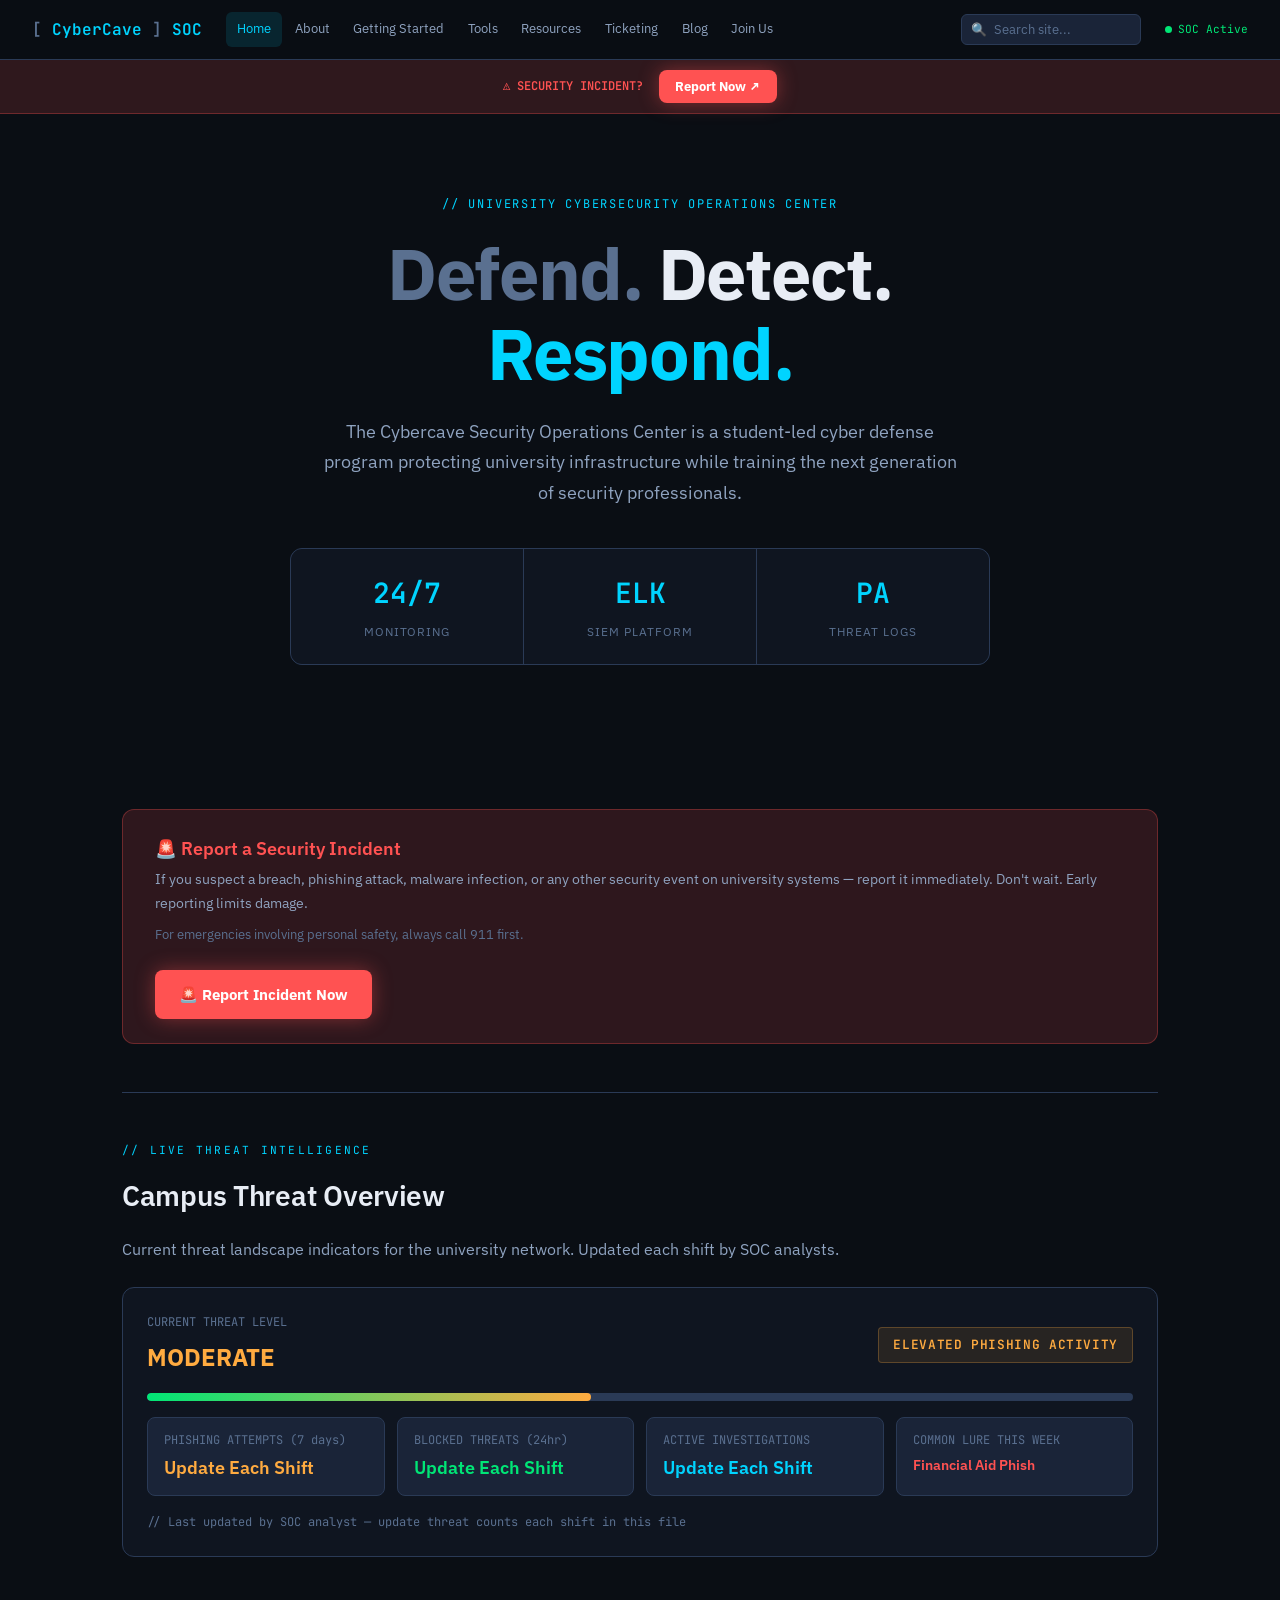
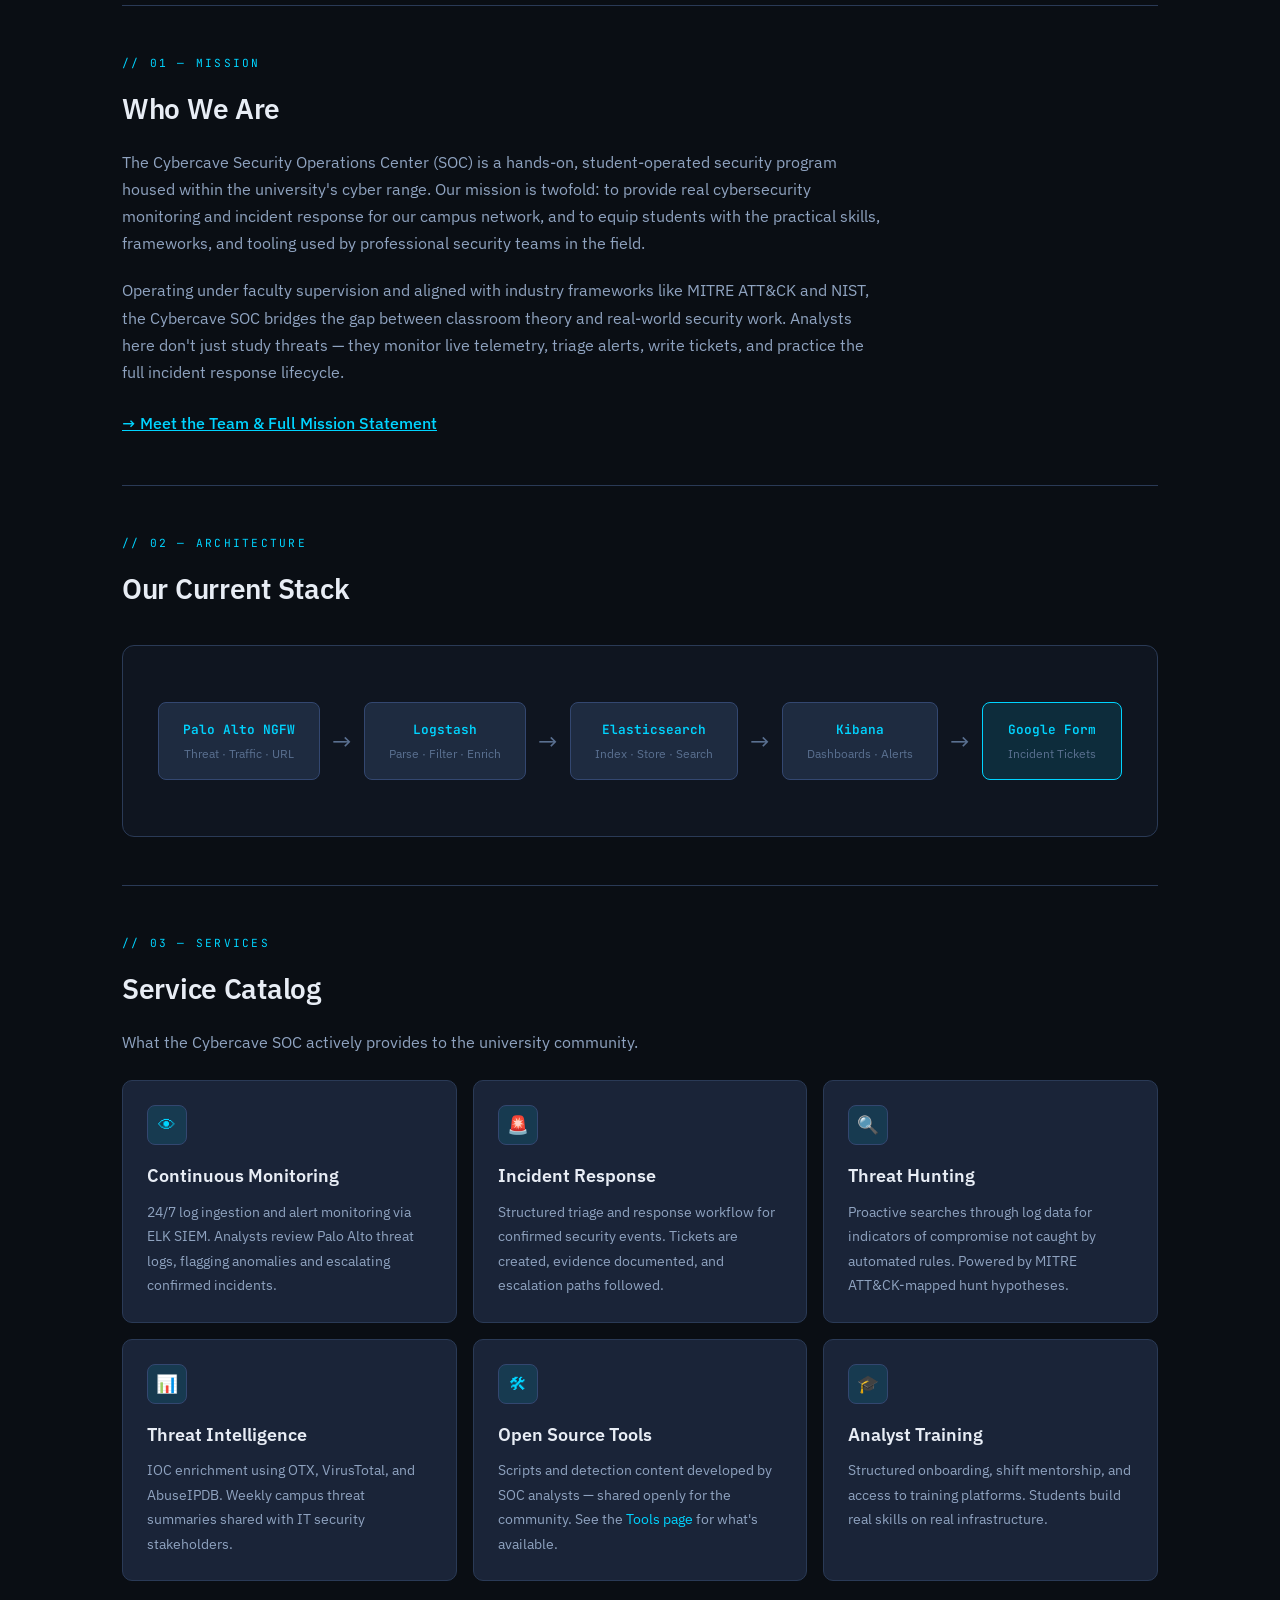
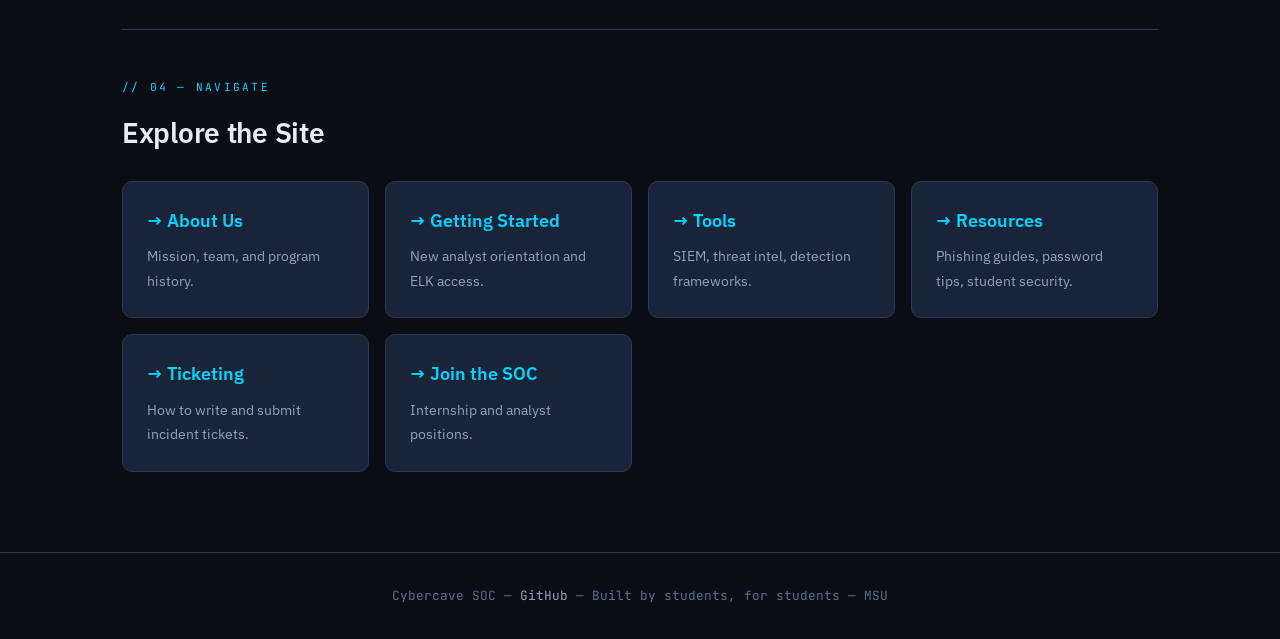
<file: index.html>
<!DOCTYPE html>
<html lang="en">
<head>
  <meta charset="UTF-8" />
  <meta name="viewport" content="width=device-width, initial-scale=1.0" />
  <title>Cybercave SOC — Home</title>
  <link rel="preconnect" href="https://fonts.googleapis.com" />
  <link href="https://fonts.googleapis.com/css2?family=IBM+Plex+Sans:wght@400;500;600;700&family=JetBrains+Mono:wght@400;600&display=swap" rel="stylesheet" />
  <link rel="stylesheet" href="style.css" />
</head>
<body>

<nav>
  <a href="index.html" class="nav-brand"><span class="bracket">[</span>CyberCave<span class="bracket">]</span> SOC</a>
  <ul class="nav-links">
    <li><a href="index.html" class="active">Home</a></li>
    <li><a href="about/index.html">About</a></li>
    <li><a href="getting-started/index.html">Getting Started</a></li>
    <li><a href="tools/index.html">Tools</a></li>
    <li><a href="resources/index.html">Resources</a></li>
    <li><a href="ticketing/index.html">Ticketing</a></li>
    <li><a href="blog/index.html">Blog</a></li>
    <li><a href="careers/index.html">Join Us</a></li>
  </ul>
  <div class="nav-search">
    <span class="search-icon">🔍</span>
    <input type="text" id="nav-search-input" placeholder="Search site..." autocomplete="off" />
    <div id="search-results"></div>
  </div>
  <span class="nav-status">SOC Active</span>
</nav>

<!-- INCIDENT BANNER -->
<div style="background: var(--red-glow); border-bottom: 1px solid rgba(255,82,82,0.3); padding: 0.6rem 2rem; display: flex; align-items: center; justify-content: center; gap: 1rem;">
  <span style="color: var(--red); font-family: var(--mono); font-size: 0.75rem; font-weight: 600;">⚠ SECURITY INCIDENT?</span>
  <a href="#incident-reporting" class="red-button" style="padding: 6px 16px; font-size: 0.8rem; animation: none;">Report Now ↗</a>
</div>

<!-- HERO -->
<section class="hero">
  <p class="hero-eyebrow">// University Cybersecurity Operations Center</p>
  <h1><span class="dim">Defend.</span> Detect.<br><span class="highlight">Respond.</span></h1>
  <p class="hero-sub">The Cybercave Security Operations Center is a student-led cyber defense program protecting university infrastructure while training the next generation of security professionals.</p>
  <div class="hero-grid">
    <div class="hero-stat"><span class="num">24/7</span><span class="label">Monitoring</span></div>
    <div class="hero-stat"><span class="num">ELK</span><span class="label">SIEM Platform</span></div>
    <div class="hero-stat"><span class="num">PA</span><span class="label">Threat Logs</span></div>
  </div>
</section>

<div class="page-wrapper">

  <section id="incident-reporting">
    <div class="red-banner">
      <div class="red-banner-text">
        <h3>🚨 Report a Security Incident</h3>
        <p>If you suspect a breach, phishing attack, malware infection, or any other security event on university systems — report it immediately. Don't wait. Early reporting limits damage.</p>
        <p style="margin-top: 0.5rem; font-size: 0.8rem; color: var(--text3);">For emergencies involving personal safety, always call 911 first.</p>
      </div>
      <a href="#" class="red-button" style="white-space: nowrap;">🚨 Report Incident Now</a>
    </div>
  </section>

  <hr class="section-divider" />

  <section>
    <p class="section-label">// Live Threat Intelligence</p>
    <h2>Campus Threat Overview</h2>
    <p class="text-muted" style="margin-bottom: 1.5rem;">Current threat landscape indicators for the university network. Updated each shift by SOC analysts.</p>
    <div class="threat-widget">
      <div style="display: flex; justify-content: space-between; align-items: center; flex-wrap: wrap; gap: 1rem;">
        <div>
          <div style="font-family: var(--mono); font-size: 0.75rem; color: var(--text3); margin-bottom: 4px;">CURRENT THREAT LEVEL</div>
          <div style="font-size: 1.5rem; font-weight: 700; color: var(--amber);">MODERATE</div>
        </div>
        <span class="badge badge-amber" style="font-size: 0.8rem; padding: 6px 14px;">Elevated Phishing Activity</span>
      </div>
      <div class="threat-level-bar"><div class="threat-level-fill"></div></div>
      <div class="threat-indicators">
        <div class="threat-indicator">
          <div class="ti-label">PHISHING ATTEMPTS (7 days)</div>
          <div class="ti-value" style="color: var(--amber);">Update Each Shift</div>
        </div>
        <div class="threat-indicator">
          <div class="ti-label">BLOCKED THREATS (24hr)</div>
          <div class="ti-value" style="color: var(--green);">Update Each Shift</div>
        </div>
        <div class="threat-indicator">
          <div class="ti-label">ACTIVE INVESTIGATIONS</div>
          <div class="ti-value" style="color: var(--accent);">Update Each Shift</div>
        </div>
        <div class="threat-indicator">
          <div class="ti-label">COMMON LURE THIS WEEK</div>
          <div class="ti-value" style="color: var(--red); font-size: 0.9rem;">Financial Aid Phish</div>
        </div>
      </div>
      <p style="color: var(--text3); font-size: 0.75rem; margin-top: 1rem; font-family: var(--mono);">// Last updated by SOC analyst — update threat counts each shift in this file</p>
    </div>
  </section>

  <hr class="section-divider" />

  <section>
    <p class="section-label">// 01 — Mission</p>
    <h2>Who We Are</h2>
    <p class="text-muted" style="max-width: 760px; margin-bottom: 1.25rem;">The Cybercave Security Operations Center (SOC) is a hands-on, student-operated security program housed within the university's cyber range. Our mission is twofold: to provide real cybersecurity monitoring and incident response for our campus network, and to equip students with the practical skills, frameworks, and tooling used by professional security teams in the field.</p>
    <p class="text-muted" style="max-width: 760px;">Operating under faculty supervision and aligned with industry frameworks like MITRE ATT&CK and NIST, the Cybercave SOC bridges the gap between classroom theory and real-world security work. Analysts here don't just study threats — they monitor live telemetry, triage alerts, write tickets, and practice the full incident response lifecycle.</p>
    <div style="margin-top: 1.5rem;"><a href="about/index.html" style="color: var(--accent); font-weight: 500;">→ Meet the Team &amp; Full Mission Statement</a></div>
  </section>

  <hr class="section-divider" />

  <section>
    <p class="section-label">// 02 — Architecture</p>
    <h2>Our Current Stack</h2>
    <div class="arch-block">
      <div class="arch-flow">
        <div class="arch-node"><div class="node-label">Palo Alto NGFW</div><div class="node-sub">Threat · Traffic · URL</div></div>
        <div class="arch-arrow">→</div>
        <div class="arch-node"><div class="node-label">Logstash</div><div class="node-sub">Parse · Filter · Enrich</div></div>
        <div class="arch-arrow">→</div>
        <div class="arch-node"><div class="node-label">Elasticsearch</div><div class="node-sub">Index · Store · Search</div></div>
        <div class="arch-arrow">→</div>
        <div class="arch-node"><div class="node-label">Kibana</div><div class="node-sub">Dashboards · Alerts</div></div>
        <div class="arch-arrow">→</div>
        <div class="arch-node" style="border-color: var(--accent); background: var(--accent-glow);"><div class="node-label" style="color: var(--accent);">Google Form</div><div class="node-sub">Incident Tickets</div></div>
      </div>
    </div>
  </section>

  <hr class="section-divider" />

  <section>
    <p class="section-label">// 03 — Services</p>
    <h2>Service Catalog</h2>
    <p class="text-muted" style="margin-bottom: 1.5rem; max-width: 680px;">What the Cybercave SOC actively provides to the university community.</p>
    <div class="card-grid">
      <div class="card"><div class="card-icon">👁</div><h3>Continuous Monitoring</h3><p>24/7 log ingestion and alert monitoring via ELK SIEM. Analysts review Palo Alto threat logs, flagging anomalies and escalating confirmed incidents.</p></div>
      <div class="card"><div class="card-icon">🚨</div><h3>Incident Response</h3><p>Structured triage and response workflow for confirmed security events. Tickets are created, evidence documented, and escalation paths followed.</p></div>
      <div class="card"><div class="card-icon">🔍</div><h3>Threat Hunting</h3><p>Proactive searches through log data for indicators of compromise not caught by automated rules. Powered by MITRE ATT&CK-mapped hunt hypotheses.</p></div>
      <div class="card"><div class="card-icon">📊</div><h3>Threat Intelligence</h3><p>IOC enrichment using OTX, VirusTotal, and AbuseIPDB. Weekly campus threat summaries shared with IT security stakeholders.</p></div>
      <div class="card"><div class="card-icon">🛠</div><h3>Open Source Tools</h3><p>Scripts and detection content developed by SOC analysts — shared openly for the community. See the <a href="tools/index.html">Tools page</a> for what's available.</p></div>
      <div class="card"><div class="card-icon">🎓</div><h3>Analyst Training</h3><p>Structured onboarding, shift mentorship, and access to training platforms. Students build real skills on real infrastructure.</p></div>
    </div>
  </section>

  <hr class="section-divider" />

  <section>
    <p class="section-label">// 04 — Navigate</p>
    <h2>Explore the Site</h2>
    <div class="card-grid-3">
      <a href="about/index.html" style="text-decoration:none;"><div class="card" onmouseover="this.style.borderColor='var(--border2)'" onmouseout="this.style.borderColor='var(--border)'"><h3 style="color:var(--accent);">→ About Us</h3><p>Mission, team, and program history.</p></div></a>
      <a href="getting-started/index.html" style="text-decoration:none;"><div class="card" onmouseover="this.style.borderColor='var(--border2)'" onmouseout="this.style.borderColor='var(--border)'"><h3 style="color:var(--accent);">→ Getting Started</h3><p>New analyst orientation and ELK access.</p></div></a>
      <a href="tools/index.html" style="text-decoration:none;"><div class="card" onmouseover="this.style.borderColor='var(--border2)'" onmouseout="this.style.borderColor='var(--border)'"><h3 style="color:var(--accent);">→ Tools</h3><p>SIEM, threat intel, detection frameworks.</p></div></a>
      <a href="resources/index.html" style="text-decoration:none;"><div class="card" onmouseover="this.style.borderColor='var(--border2)'" onmouseout="this.style.borderColor='var(--border)'"><h3 style="color:var(--accent);">→ Resources</h3><p>Phishing guides, password tips, student security.</p></div></a>
      <a href="ticketing/index.html" style="text-decoration:none;"><div class="card" onmouseover="this.style.borderColor='var(--border2)'" onmouseout="this.style.borderColor='var(--border)'"><h3 style="color:var(--accent);">→ Ticketing</h3><p>How to write and submit incident tickets.</p></div></a>
      <a href="careers/index.html" style="text-decoration:none;"><div class="card" onmouseover="this.style.borderColor='var(--border2)'" onmouseout="this.style.borderColor='var(--border)'"><h3 style="color:var(--accent);">→ Join the SOC</h3><p>Internship and analyst positions.</p></div></a>
    </div>
  </section>

</div>

<footer>
  <p>Cybercave SOC &mdash; <a href="https://github.com/ElDiyablo/Cybercave-SOC" target="_blank">GitHub</a> &mdash; Built by students, for students &mdash; MSU</p>
</footer>

<script>
const pages = [
  { title: 'Home', url: 'index.html', snippet: 'SOC overview, incident reporting, threat feed' },
  { title: 'About Us', url: 'about/index.html', snippet: 'Mission statement, meet the team, program history' },
  { title: 'Getting Started', url: 'getting-started/index.html', snippet: 'New analyst orientation, ELK access, SOC fundamentals' },
  { title: 'Tools', url: 'tools/index.html', snippet: 'ELK, OTX, VirusTotal, MITRE ATT&CK, Sigma rules' },
  { title: 'Resources', url: 'resources/index.html', snippet: 'Phishing guide, password management, student security tips' },
  { title: 'Ticketing', url: 'ticketing/index.html', snippet: 'How to write SOC incident tickets, Google Form' },
  { title: 'Blog / Advisories', url: 'blog/index.html', snippet: 'Security alerts, phishing campaigns, SOC writeups' },
  { title: 'Join the SOC', url: 'careers/index.html', snippet: 'Internship opportunities, how to apply, analyst roles' },
];
const input = document.getElementById('nav-search-input');
const results = document.getElementById('search-results');
input.addEventListener('input', () => {
  const q = input.value.trim().toLowerCase();
  if (!q) { results.classList.remove('visible'); return; }
  const matches = pages.filter(p => p.title.toLowerCase().includes(q) || p.snippet.toLowerCase().includes(q));
  if (!matches.length) {
    results.innerHTML = '<div class="search-no-results">No results found</div>';
  } else {
    results.innerHTML = matches.map(p => `<a class="search-result-item" href="${p.url}"><div class="res-title">${p.title}</div><div class="res-snippet">${p.snippet}</div></a>`).join('');
  }
  results.classList.add('visible');
});
document.addEventListener('click', e => { if (!e.target.closest('.nav-search')) results.classList.remove('visible'); });
</script>
</body>
</html>
</file>
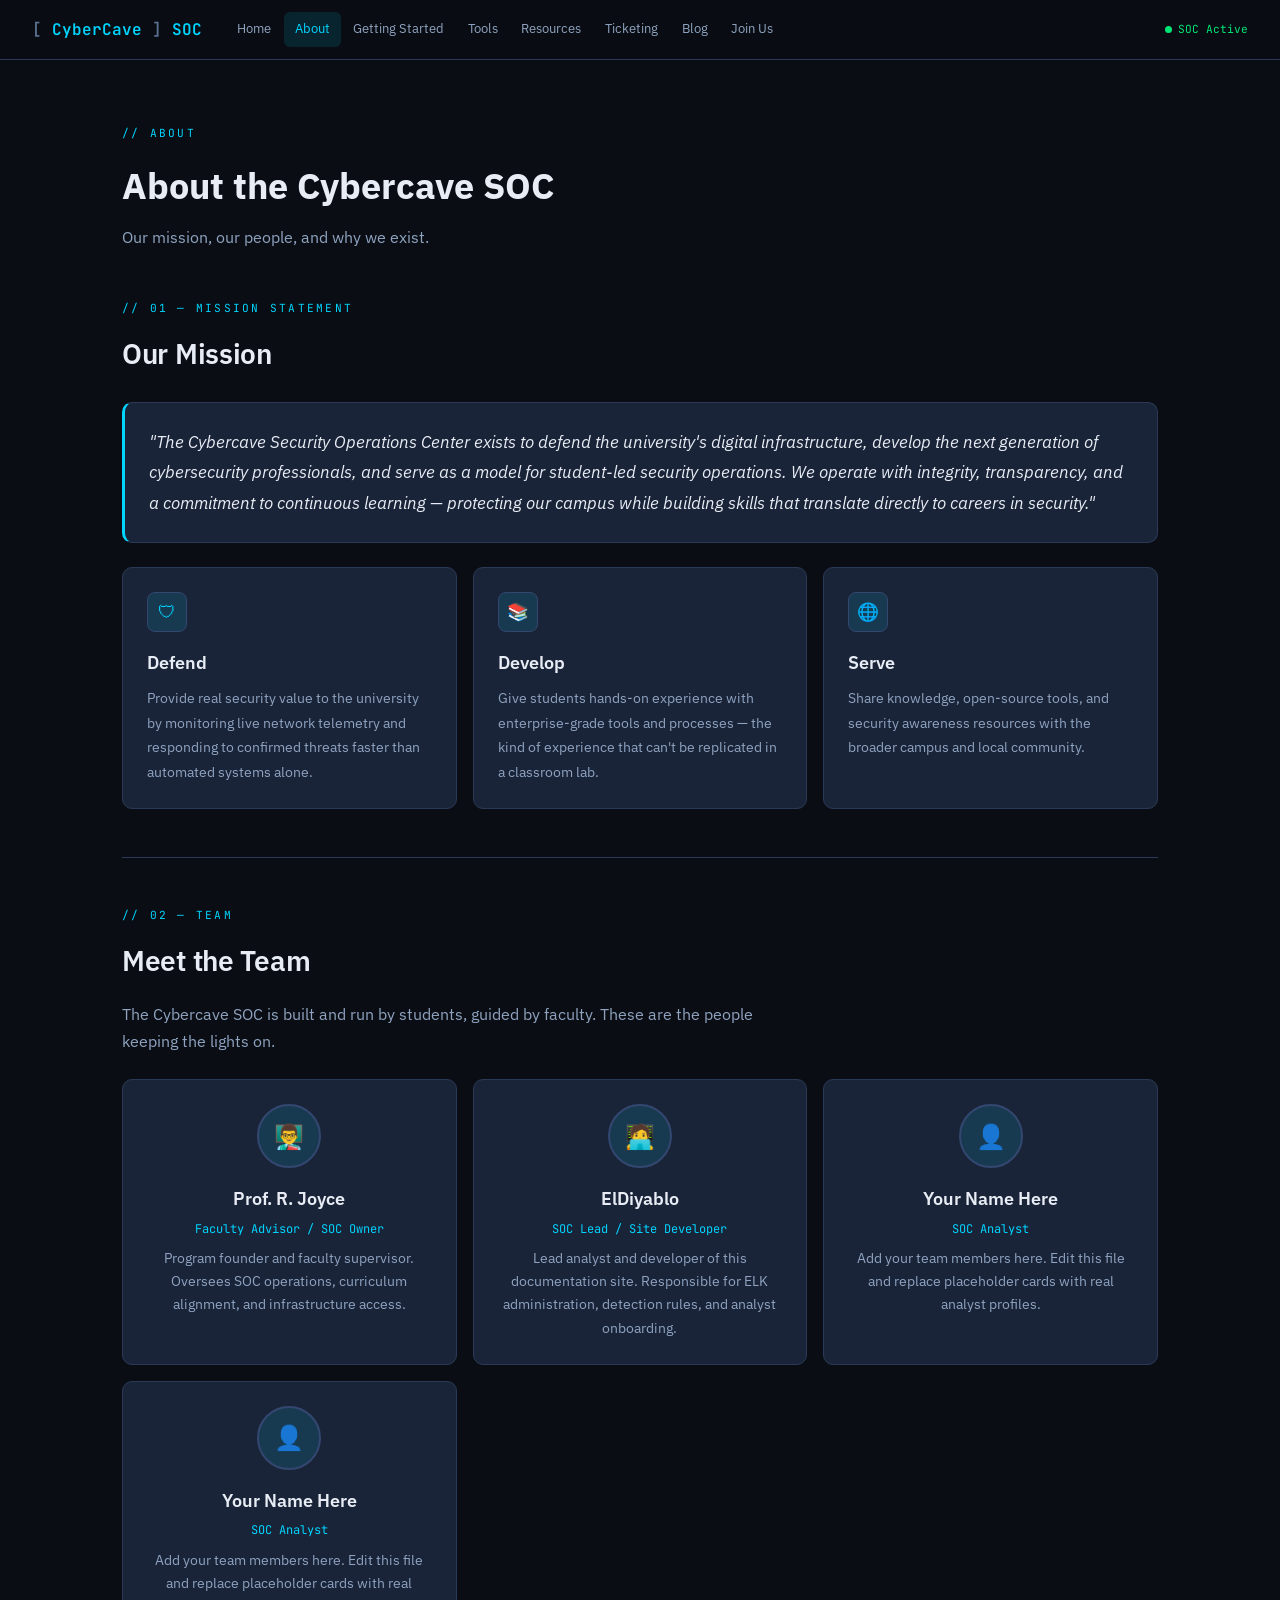
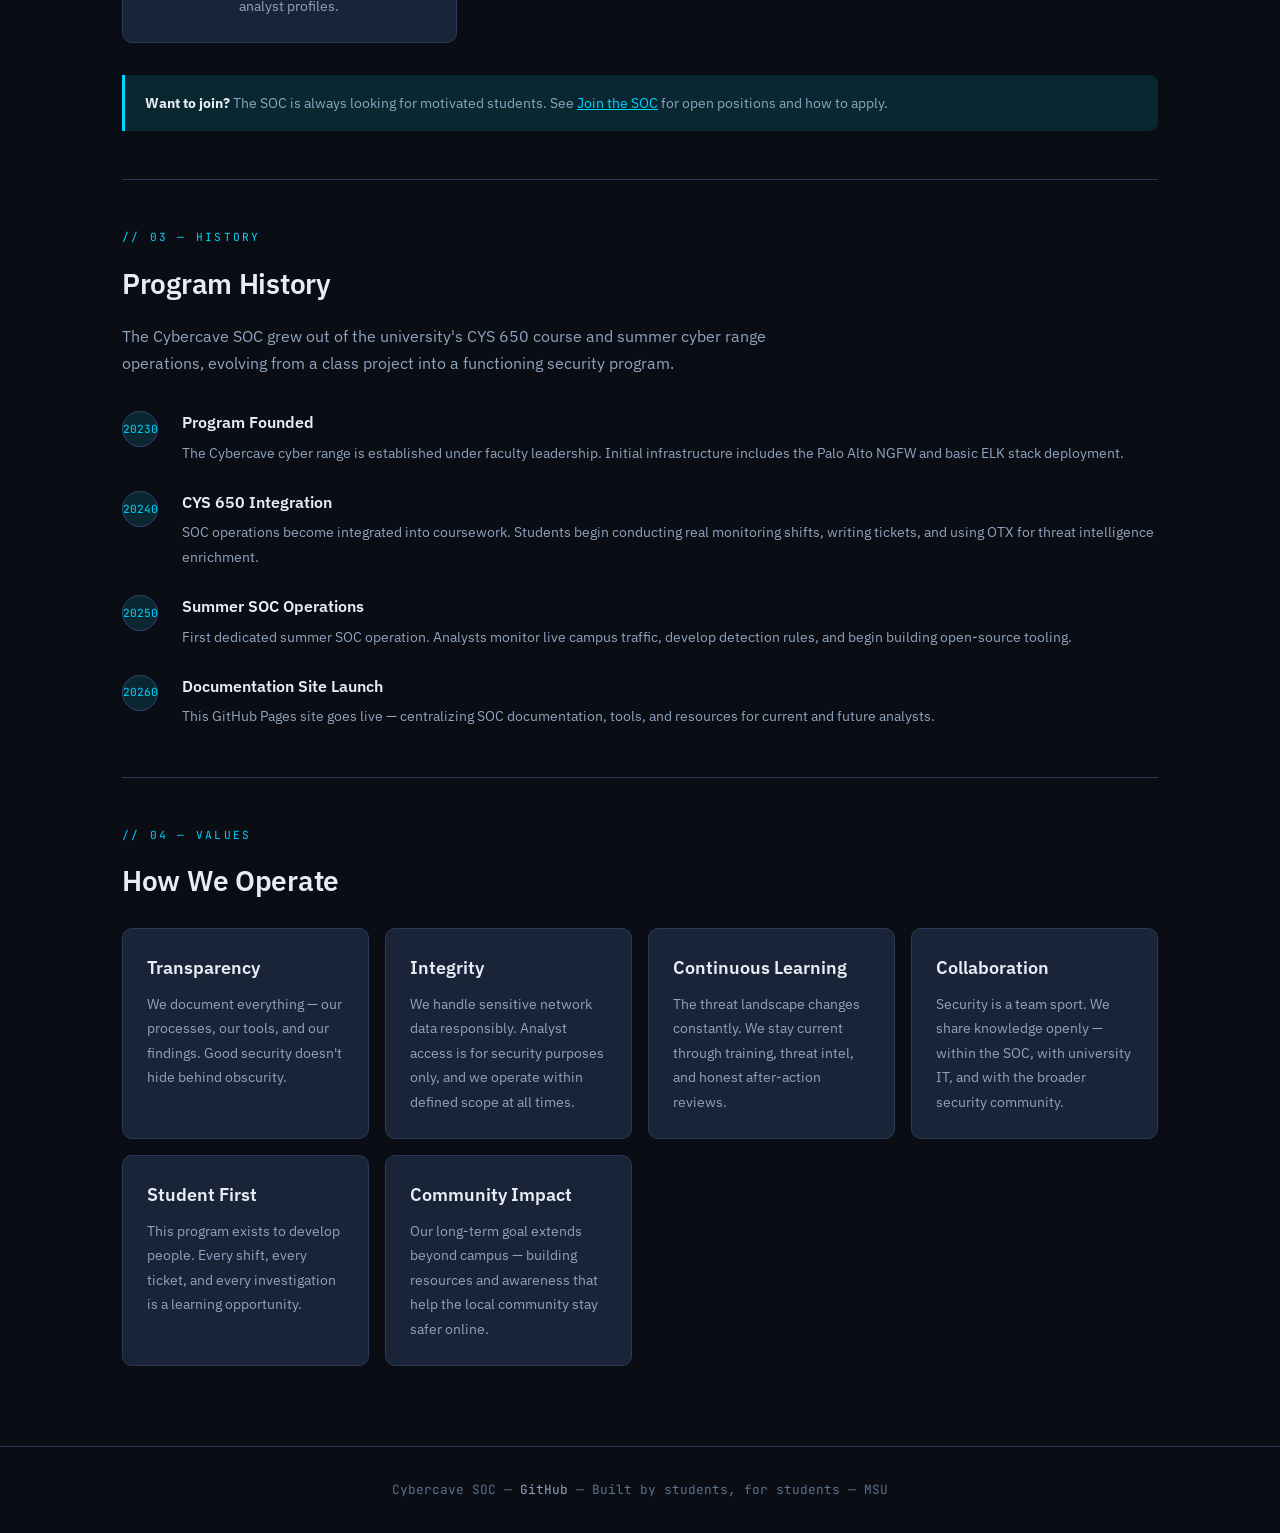
<file: about/index.html>
<!DOCTYPE html>
<html lang="en">
<head>
  <meta charset="UTF-8" />
  <meta name="viewport" content="width=device-width, initial-scale=1.0" />
  <title>About — Cybercave SOC</title>
  <link rel="preconnect" href="https://fonts.googleapis.com" />
  <link href="https://fonts.googleapis.com/css2?family=IBM+Plex+Sans:wght@400;500;600;700&family=JetBrains+Mono:wght@400;600&display=swap" rel="stylesheet" />
  <link rel="stylesheet" href="../style.css" />
</head>
<body>

<nav>
  <a href="../index.html" class="nav-brand"><span class="bracket">[</span>CyberCave<span class="bracket">]</span> SOC</a>
  <ul class="nav-links">
    <li><a href="../index.html">Home</a></li>
    <li><a href="index.html" class="active">About</a></li>
    <li><a href="../getting-started/index.html">Getting Started</a></li>
    <li><a href="../tools/index.html">Tools</a></li>
    <li><a href="../resources/index.html">Resources</a></li>
    <li><a href="../ticketing/index.html">Ticketing</a></li>
    <li><a href="../blog/index.html">Blog</a></li>
    <li><a href="../careers/index.html">Join Us</a></li>
  </ul>
  <span class="nav-status">SOC Active</span>
</nav>

<div class="page-wrapper">

  <p class="section-label" style="margin-top:1rem;">// About</p>
  <h1 style="font-size:2.25rem;font-weight:700;margin-bottom:0.5rem;">About the Cybercave SOC</h1>
  <p class="text-muted" style="font-size:1rem;margin-bottom:3rem;max-width:640px;">Our mission, our people, and why we exist.</p>

  <section>
    <p class="section-label">// 01 — Mission Statement</p>
    <h2>Our Mission</h2>
    <div class="card" style="border-left: 3px solid var(--accent); margin-top: 1.5rem;">
      <p style="font-size:1.05rem; color: var(--text); line-height: 1.8; font-style: italic;">
        "The Cybercave Security Operations Center exists to defend the university's digital infrastructure, develop the next generation of cybersecurity professionals, and serve as a model for student-led security operations. We operate with integrity, transparency, and a commitment to continuous learning — protecting our campus while building skills that translate directly to careers in security."
      </p>
    </div>
    <div class="card-grid" style="margin-top: 1.5rem;">
      <div class="card">
        <div class="card-icon">🛡</div>
        <h3>Defend</h3>
        <p>Provide real security value to the university by monitoring live network telemetry and responding to confirmed threats faster than automated systems alone.</p>
      </div>
      <div class="card">
        <div class="card-icon">📚</div>
        <h3>Develop</h3>
        <p>Give students hands-on experience with enterprise-grade tools and processes — the kind of experience that can't be replicated in a classroom lab.</p>
      </div>
      <div class="card">
        <div class="card-icon">🌐</div>
        <h3>Serve</h3>
        <p>Share knowledge, open-source tools, and security awareness resources with the broader campus and local community.</p>
      </div>
    </div>
  </section>

  <hr class="section-divider" />

  <section>
    <p class="section-label">// 02 — Team</p>
    <h2>Meet the Team</h2>
    <p class="text-muted" style="margin-bottom: 1.5rem; max-width: 640px;">The Cybercave SOC is built and run by students, guided by faculty. These are the people keeping the lights on.</p>
    <div class="card-grid">
      <div class="team-card">
        <div class="team-avatar">👨‍🏫</div>
        <h3>Prof. R. Joyce</h3>
        <div class="role">Faculty Advisor / SOC Owner</div>
        <p>Program founder and faculty supervisor. Oversees SOC operations, curriculum alignment, and infrastructure access.</p>
      </div>
      <div class="team-card">
        <div class="team-avatar">🧑‍💻</div>
        <h3>ElDiyablo</h3>
        <div class="role">SOC Lead / Site Developer</div>
        <p>Lead analyst and developer of this documentation site. Responsible for ELK administration, detection rules, and analyst onboarding.</p>
      </div>
      <div class="team-card">
        <div class="team-avatar">👤</div>
        <h3>Your Name Here</h3>
        <div class="role">SOC Analyst</div>
        <p>Add your team members here. Edit this file and replace placeholder cards with real analyst profiles.</p>
      </div>
      <div class="team-card">
        <div class="team-avatar">👤</div>
        <h3>Your Name Here</h3>
        <div class="role">SOC Analyst</div>
        <p>Add your team members here. Edit this file and replace placeholder cards with real analyst profiles.</p>
      </div>
    </div>
    <div class="callout mt-4">
      <p><strong>Want to join?</strong> The SOC is always looking for motivated students. See <a href="../careers/index.html">Join the SOC</a> for open positions and how to apply.</p>
    </div>
  </section>

  <hr class="section-divider" />

  <section>
    <p class="section-label">// 03 — History</p>
    <h2>Program History</h2>
    <p class="text-muted" style="max-width: 720px; margin-bottom: 1.5rem;">The Cybercave SOC grew out of the university's CYS 650 course and summer cyber range operations, evolving from a class project into a functioning security program.</p>
    <div class="steps">
      <div class="step">
        <div class="step-num" style="counter-increment:none;font-size:0.7rem;">2023</div>
        <div class="step-body"><h4>Program Founded</h4><p>The Cybercave cyber range is established under faculty leadership. Initial infrastructure includes the Palo Alto NGFW and basic ELK stack deployment.</p></div>
      </div>
      <div class="step">
        <div class="step-num" style="counter-increment:none;font-size:0.7rem;">2024</div>
        <div class="step-body"><h4>CYS 650 Integration</h4><p>SOC operations become integrated into coursework. Students begin conducting real monitoring shifts, writing tickets, and using OTX for threat intelligence enrichment.</p></div>
      </div>
      <div class="step">
        <div class="step-num" style="counter-increment:none;font-size:0.7rem;">2025</div>
        <div class="step-body"><h4>Summer SOC Operations</h4><p>First dedicated summer SOC operation. Analysts monitor live campus traffic, develop detection rules, and begin building open-source tooling.</p></div>
      </div>
      <div class="step">
        <div class="step-num" style="counter-increment:none;font-size:0.7rem;">2026</div>
        <div class="step-body"><h4>Documentation Site Launch</h4><p>This GitHub Pages site goes live — centralizing SOC documentation, tools, and resources for current and future analysts.</p></div>
      </div>
    </div>
  </section>

  <hr class="section-divider" />

  <section>
    <p class="section-label">// 04 — Values</p>
    <h2>How We Operate</h2>
    <div class="card-grid-3">
      <div class="card"><h3>Transparency</h3><p>We document everything — our processes, our tools, and our findings. Good security doesn't hide behind obscurity.</p></div>
      <div class="card"><h3>Integrity</h3><p>We handle sensitive network data responsibly. Analyst access is for security purposes only, and we operate within defined scope at all times.</p></div>
      <div class="card"><h3>Continuous Learning</h3><p>The threat landscape changes constantly. We stay current through training, threat intel, and honest after-action reviews.</p></div>
      <div class="card"><h3>Collaboration</h3><p>Security is a team sport. We share knowledge openly — within the SOC, with university IT, and with the broader security community.</p></div>
      <div class="card"><h3>Student First</h3><p>This program exists to develop people. Every shift, every ticket, and every investigation is a learning opportunity.</p></div>
      <div class="card"><h3>Community Impact</h3><p>Our long-term goal extends beyond campus — building resources and awareness that help the local community stay safer online.</p></div>
    </div>
  </section>

</div>

<footer>
  <p>Cybercave SOC &mdash; <a href="https://github.com/ElDiyablo/Cybercave-SOC" target="_blank">GitHub</a> &mdash; Built by students, for students &mdash; MSU</p>
</footer>
</body>
</html>
</file>
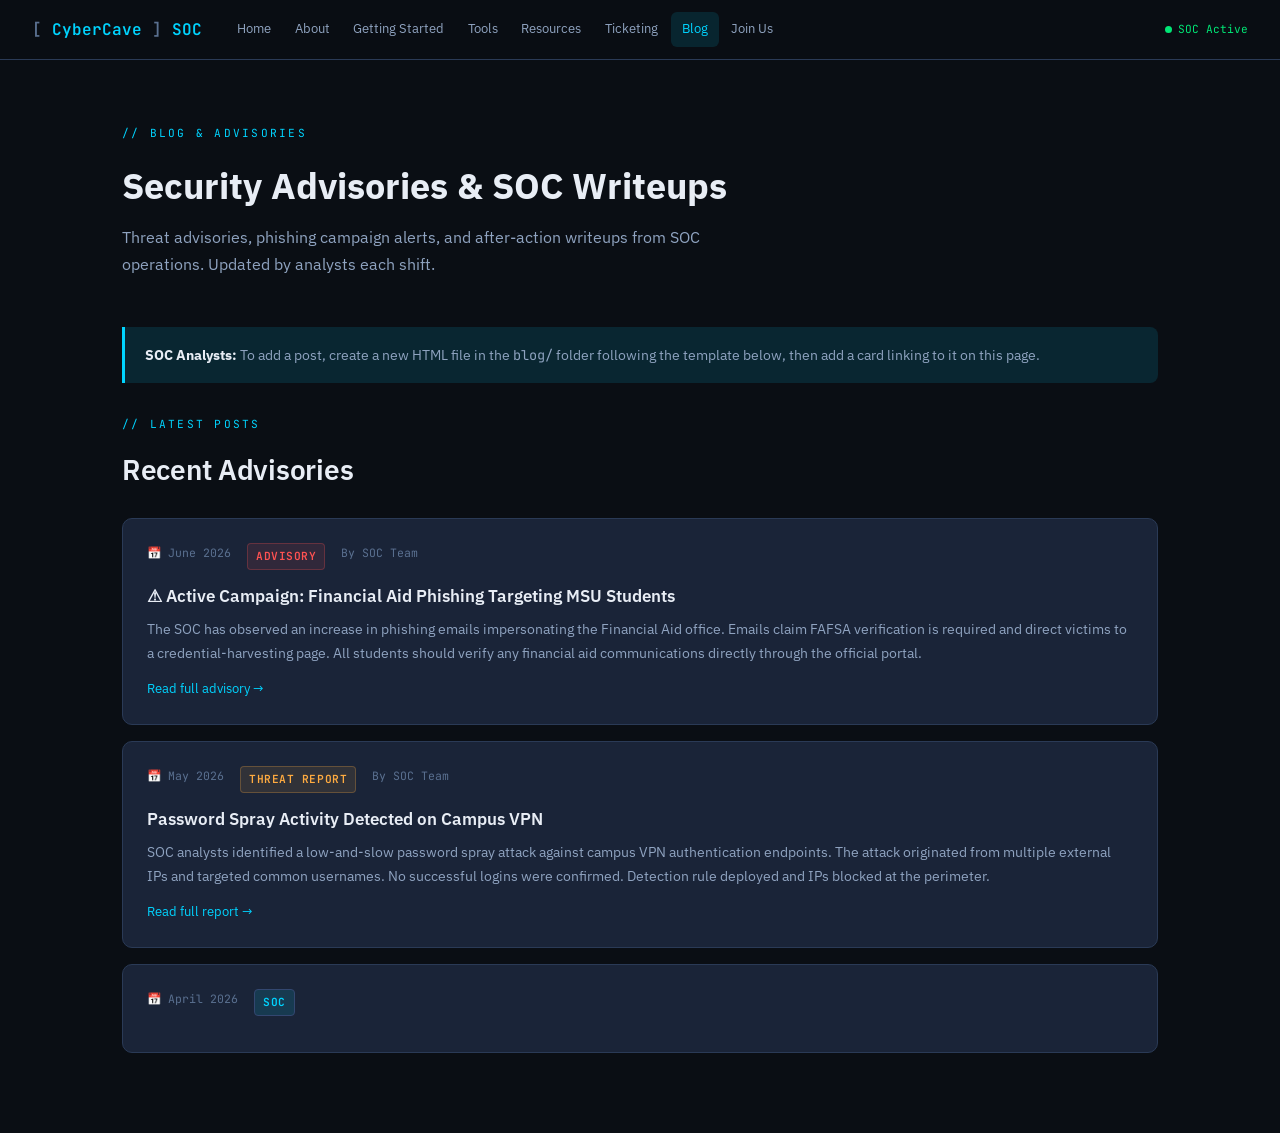
<file: blog/index.html>
<!DOCTYPE html>
<html lang="en">
<head>
  <meta charset="UTF-8" />
  <meta name="viewport" content="width=device-width, initial-scale=1.0" />
  <title>Blog — Cybercave SOC</title>
  <link rel="preconnect" href="https://fonts.googleapis.com" />
  <link href="https://fonts.googleapis.com/css2?family=IBM+Plex+Sans:wght@400;500;600;700&family=JetBrains+Mono:wght@400;600&display=swap" rel="stylesheet" />
  <link rel="stylesheet" href="../style.css" />
</head>
<body>

<nav>
  <a href="../index.html" class="nav-brand"><span class="bracket">[</span>CyberCave<span class="bracket">]</span> SOC</a>
  <ul class="nav-links">
    <li><a href="../index.html">Home</a></li>
    <li><a href="../about/index.html">About</a></li>
    <li><a href="../getting-started/index.html">Getting Started</a></li>
    <li><a href="../tools/index.html">Tools</a></li>
    <li><a href="../resources/index.html">Resources</a></li>
    <li><a href="../ticketing/index.html">Ticketing</a></li>
    <li><a href="index.html" class="active">Blog</a></li>
    <li><a href="../careers/index.html">Join Us</a></li>
  </ul>
  <span class="nav-status">SOC Active</span>
</nav>

<div class="page-wrapper">

  <p class="section-label" style="margin-top:1rem;">// Blog & Advisories</p>
  <h1 style="font-size:2.25rem;font-weight:700;margin-bottom:0.5rem;">Security Advisories & SOC Writeups</h1>
  <p class="text-muted" style="font-size:1rem;margin-bottom:3rem;max-width:640px;">Threat advisories, phishing campaign alerts, and after-action writeups from SOC operations. Updated by analysts each shift.</p>

  <div class="callout" style="margin-bottom: 2rem;">
    <p><strong>SOC Analysts:</strong> To add a post, create a new HTML file in the <code style="font-family:var(--mono);font-size:0.85rem;">blog/</code> folder following the template below, then add a card linking to it on this page.</p>
  </div>

  <section>
    <p class="section-label">// Latest Posts</p>
    <h2>Recent Advisories</h2>

    <div style="display: grid; gap: 1rem; margin-top: 1.5rem;">

      <a href="post-financial-aid-phishing.html" class="blog-card">
        <div class="blog-meta">
          <span>📅 June 2026</span>
          <span><span class="badge badge-red">Advisory</span></span>
          <span>By SOC Team</span>
        </div>
        <h3>⚠ Active Campaign: Financial Aid Phishing Targeting MSU Students</h3>
        <p>The SOC has observed an increase in phishing emails impersonating the Financial Aid office. Emails claim FAFSA verification is required and direct victims to a credential-harvesting page. All students should verify any financial aid communications directly through the official portal.</p>
        <span class="read-more">Read full advisory →</span>
      </a>

      <a href="post-password-spray.html" class="blog-card">
        <div class="blog-meta">
          <span>📅 May 2026</span>
          <span><span class="badge badge-amber">Threat Report</span></span>
          <span>By SOC Team</span>
        </div>
        <h3>Password Spray Activity Detected on Campus VPN</h3>
        <p>SOC analysts identified a low-and-slow password spray attack against campus VPN authentication endpoints. The attack originated from multiple external IPs and targeted common usernames. No successful logins were confirmed. Detection rule deployed and IPs blocked at the perimeter.</p>
        <span class="read-more">Read full report →</span>
      </a>

      <a href="post-soc-intro.html" class="blog-card">
        <div class="blog-meta">
          <span>📅 April 2026</span>
          <span><span class="badge badge-blue">SOC
</file>
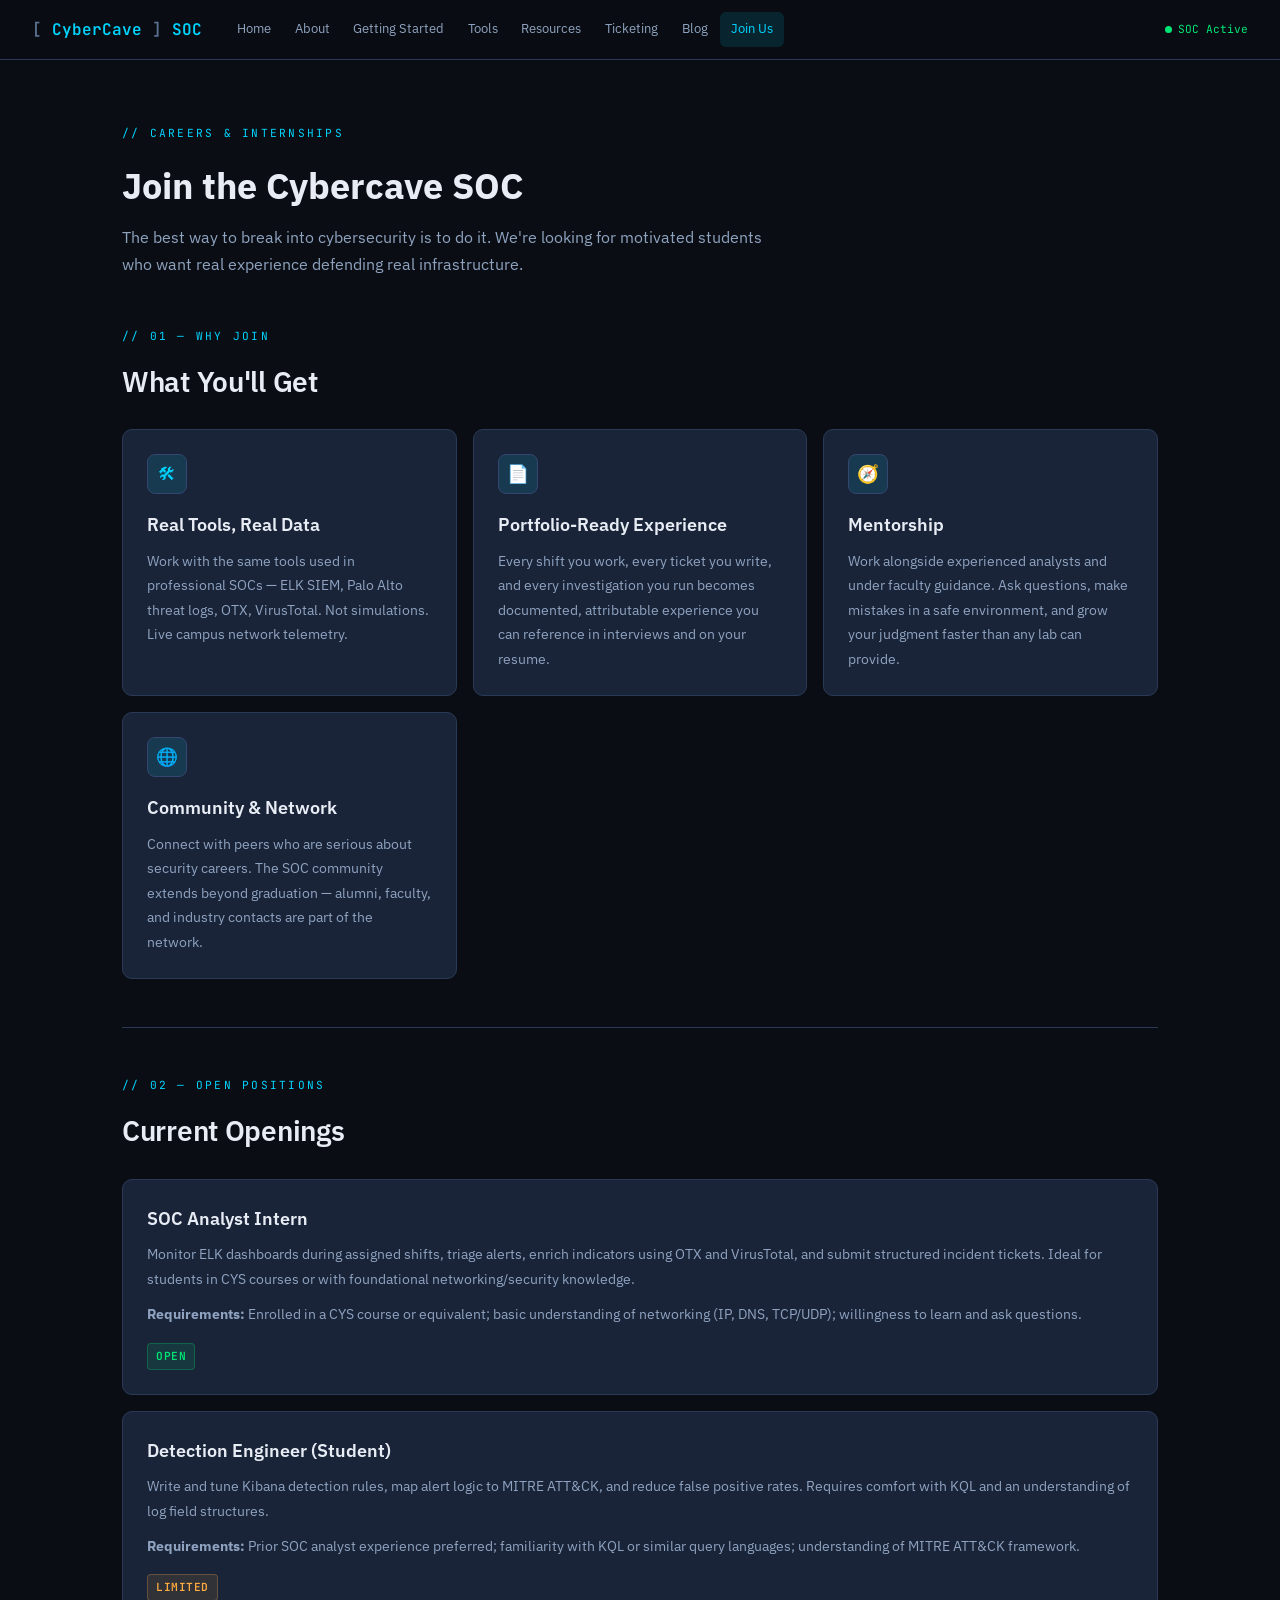
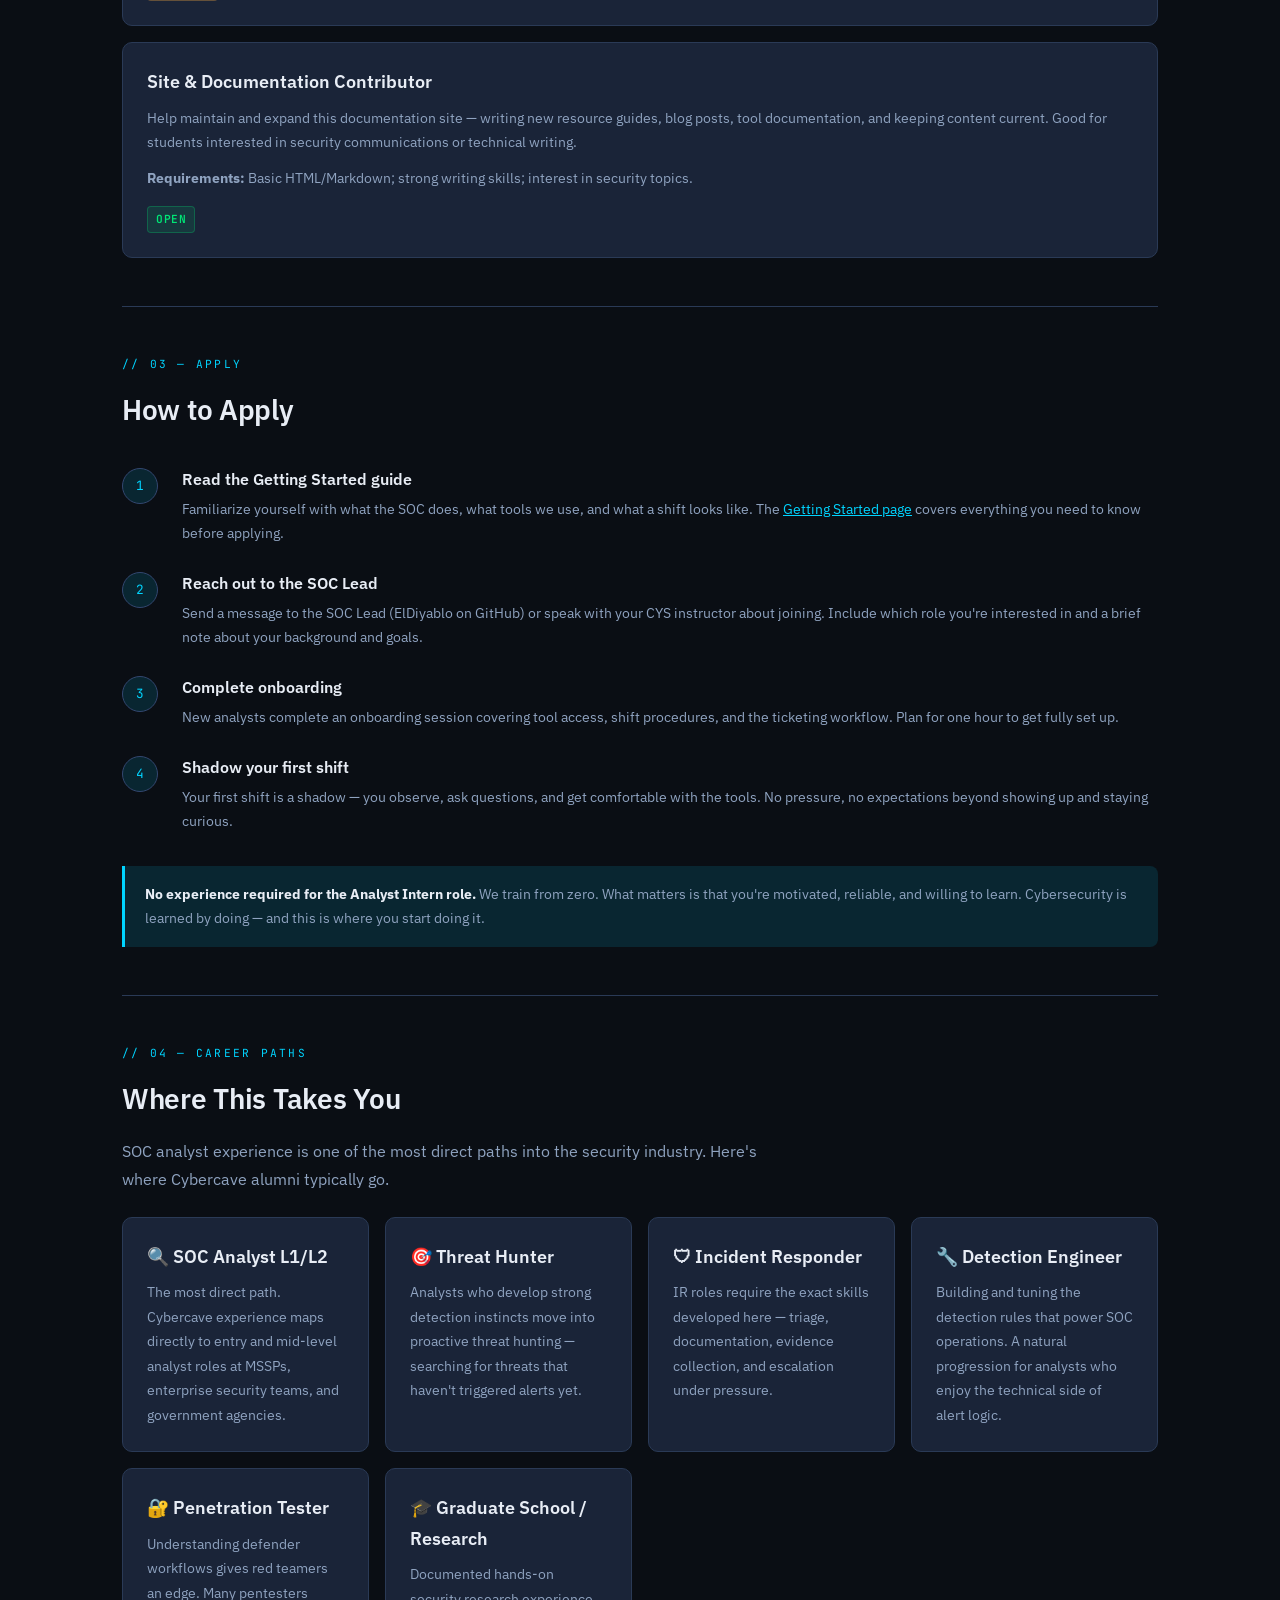
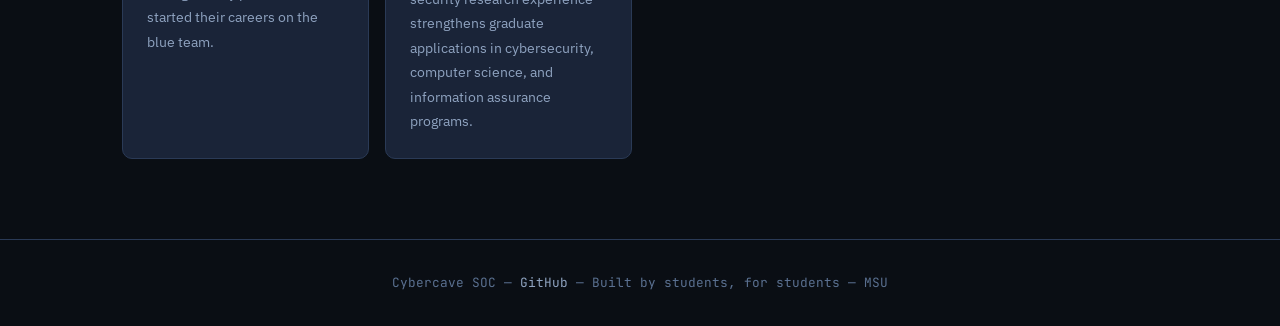
<file: careers/index.html>
<!DOCTYPE html>
<html lang="en">
<head>
  <meta charset="UTF-8" />
  <meta name="viewport" content="width=device-width, initial-scale=1.0" />
  <title>Join the SOC — Cybercave SOC</title>
  <link rel="preconnect" href="https://fonts.googleapis.com" />
  <link href="https://fonts.googleapis.com/css2?family=IBM+Plex+Sans:wght@400;500;600;700&family=JetBrains+Mono:wght@400;600&display=swap" rel="stylesheet" />
  <link rel="stylesheet" href="../style.css" />
</head>
<body>

<nav>
  <a href="../index.html" class="nav-brand"><span class="bracket">[</span>CyberCave<span class="bracket">]</span> SOC</a>
  <ul class="nav-links">
    <li><a href="../index.html">Home</a></li>
    <li><a href="../about/index.html">About</a></li>
    <li><a href="../getting-started/index.html">Getting Started</a></li>
    <li><a href="../tools/index.html">Tools</a></li>
    <li><a href="../resources/index.html">Resources</a></li>
    <li><a href="../ticketing/index.html">Ticketing</a></li>
    <li><a href="../blog/index.html">Blog</a></li>
    <li><a href="index.html" class="active">Join Us</a></li>
  </ul>
  <span class="nav-status">SOC Active</span>
</nav>

<div class="page-wrapper">

  <p class="section-label" style="margin-top:1rem;">// Careers & Internships</p>
  <h1 style="font-size:2.25rem;font-weight:700;margin-bottom:0.5rem;">Join the Cybercave SOC</h1>
  <p class="text-muted" style="font-size:1rem;margin-bottom:3rem;max-width:640px;">The best way to break into cybersecurity is to do it. We're looking for motivated students who want real experience defending real infrastructure.</p>

  <section>
    <p class="section-label">// 01 — Why Join</p>
    <h2>What You'll Get</h2>
    <div class="card-grid">
      <div class="card">
        <div class="card-icon">🛠</div>
        <h3>Real Tools, Real Data</h3>
        <p>Work with the same tools used in professional SOCs — ELK SIEM, Palo Alto threat logs, OTX, VirusTotal. Not simulations. Live campus network telemetry.</p>
      </div>
      <div class="card">
        <div class="card-icon">📄</div>
        <h3>Portfolio-Ready Experience</h3>
        <p>Every shift you work, every ticket you write, and every investigation you run becomes documented, attributable experience you can reference in interviews and on your resume.</p>
      </div>
      <div class="card">
        <div class="card-icon">🧭</div>
        <h3>Mentorship</h3>
        <p>Work alongside experienced analysts and under faculty guidance. Ask questions, make mistakes in a safe environment, and grow your judgment faster than any lab can provide.</p>
      </div>
      <div class="card">
        <div class="card-icon">🌐</div>
        <h3>Community & Network</h3>
        <p>Connect with peers who are serious about security careers. The SOC community extends beyond graduation — alumni, faculty, and industry contacts are part of the network.</p>
      </div>
    </div>
  </section>

  <hr class="section-divider" />

  <section>
    <p class="section-label">// 02 — Open Positions</p>
    <h2>Current Openings</h2>
    <div style="display: grid; gap: 1rem; margin-top: 1.5rem;">
      <div class="card">
        <div style="display: flex; justify-content: space-between; align-items: flex-start; gap: 1rem; flex-wrap: wrap;">
          <div>
            <h3>SOC Analyst Intern</h3>
            <p style="margin-top: 0.5rem;">Monitor ELK dashboards during assigned shifts, triage alerts, enrich indicators using OTX and VirusTotal, and submit structured incident tickets. Ideal for students in CYS courses or with foundational networking/security knowledge.</p>
            <p style="margin-top: 0.75rem; font-size: 0.85rem;"><strong>Requirements:</strong> Enrolled in a CYS course or equivalent; basic understanding of networking (IP, DNS, TCP/UDP); willingness to learn and ask questions.</p>
          </div>
          <span class="badge badge-green" style="white-space:nowrap;">Open</span>
        </div>
      </div>
      <div class="card">
        <div style="display: flex; justify-content: space-between; align-items: flex-start; gap: 1rem; flex-wrap: wrap;">
          <div>
            <h3>Detection Engineer (Student)</h3>
            <p style="margin-top: 0.5rem;">Write and tune Kibana detection rules, map alert logic to MITRE ATT&CK, and reduce false positive rates. Requires comfort with KQL and an understanding of log field structures.</p>
            <p style="margin-top: 0.75rem; font-size: 0.85rem;"><strong>Requirements:</strong> Prior SOC analyst experience preferred; familiarity with KQL or similar query languages; understanding of MITRE ATT&CK framework.</p>
          </div>
          <span class="badge badge-amber" style="white-space:nowrap;">Limited</span>
        </div>
      </div>
      <div class="card">
        <div style="display: flex; justify-content: space-between; align-items: flex-start; gap: 1rem; flex-wrap: wrap;">
          <div>
            <h3>Site & Documentation Contributor</h3>
            <p style="margin-top: 0.5rem;">Help maintain and expand this documentation site — writing new resource guides, blog posts, tool documentation, and keeping content current. Good for students interested in security communications or technical writing.</p>
            <p style="margin-top: 0.75rem; font-size: 0.85rem;"><strong>Requirements:</strong> Basic HTML/Markdown; strong writing skills; interest in security topics.</p>
          </div>
          <span class="badge badge-green" style="white-space:nowrap;">Open</span>
        </div>
      </div>
    </div>
  </section>

  <hr class="section-divider" />

  <section>
    <p class="section-label">// 03 — Apply</p>
    <h2>How to Apply</h2>
    <div class="steps">
      <div class="step">
        <div class="step-num"></div>
        <div class="step-body">
          <h4>Read the Getting Started guide</h4>
          <p>Familiarize yourself with what the SOC does, what tools we use, and what a shift looks like. The <a href="../getting-started/index.html">Getting Started page</a> covers everything you need to know before applying.</p>
        </div>
      </div>
      <div class="step">
        <div class="step-num"></div>
        <div class="step-body">
          <h4>Reach out to the SOC Lead</h4>
          <p>Send a message to the SOC Lead (ElDiyablo on GitHub) or speak with your CYS instructor about joining. Include which role you're interested in and a brief note about your background and goals.</p>
        </div>
      </div>
      <div class="step">
        <div class="step-num"></div>
        <div class="step-body">
          <h4>Complete onboarding</h4>
          <p>New analysts complete an onboarding session covering tool access, shift procedures, and the ticketing workflow. Plan for one hour to get fully set up.</p>
        </div>
      </div>
      <div class="step">
        <div class="step-num"></div>
        <div class="step-body">
          <h4>Shadow your first shift</h4>
          <p>Your first shift is a shadow — you observe, ask questions, and get comfortable with the tools. No pressure, no expectations beyond showing up and staying curious.</p>
        </div>
      </div>
    </div>
    <div class="callout mt-3">
      <p><strong>No experience required for the Analyst Intern role.</strong> We train from zero. What matters is that you're motivated, reliable, and willing to learn. Cybersecurity is learned by doing — and this is where you start doing it.</p>
    </div>
  </section>

  <hr class="section-divider" />

  <section>
    <p class="section-label">// 04 — Career Paths</p>
    <h2>Where This Takes You</h2>
    <p class="text-muted" style="margin-bottom: 1.5rem; max-width: 680px;">SOC analyst experience is one of the most direct paths into the security industry. Here's where Cybercave alumni typically go.</p>
    <div class="card-grid-3">
      <div class="card"><h3>🔍 SOC Analyst L1/L2</h3><p>The most direct path. Cybercave experience maps directly to entry and mid-level analyst roles at MSSPs, enterprise security teams, and government agencies.</p></div>
      <div class="card"><h3>🎯 Threat Hunter</h3><p>Analysts who develop strong detection instincts move into proactive threat hunting — searching for threats that haven't triggered alerts yet.</p></div>
      <div class="card"><h3>🛡 Incident Responder</h3><p>IR roles require the exact skills developed here — triage, documentation, evidence collection, and escalation under pressure.</p></div>
      <div class="card"><h3>🔧 Detection Engineer</h3><p>Building and tuning the detection rules that power SOC operations. A natural progression for analysts who enjoy the technical side of alert logic.</p></div>
      <div class="card"><h3>🔐 Penetration Tester</h3><p>Understanding defender workflows gives red teamers an edge. Many pentesters started their careers on the blue team.</p></div>
      <div class="card"><h3>🎓 Graduate School / Research</h3><p>Documented hands-on security research experience strengthens graduate applications in cybersecurity, computer science, and information assurance programs.</p></div>
    </div>
  </section>

</div>

<footer>
  <p>Cybercave SOC &mdash; <a href="https://github.com/ElDiyablo/Cybercave-SOC" target="_blank">GitHub</a> &mdash; Built by students, for students &mdash; MSU</p>
</footer>
</body>
</html>
</file>
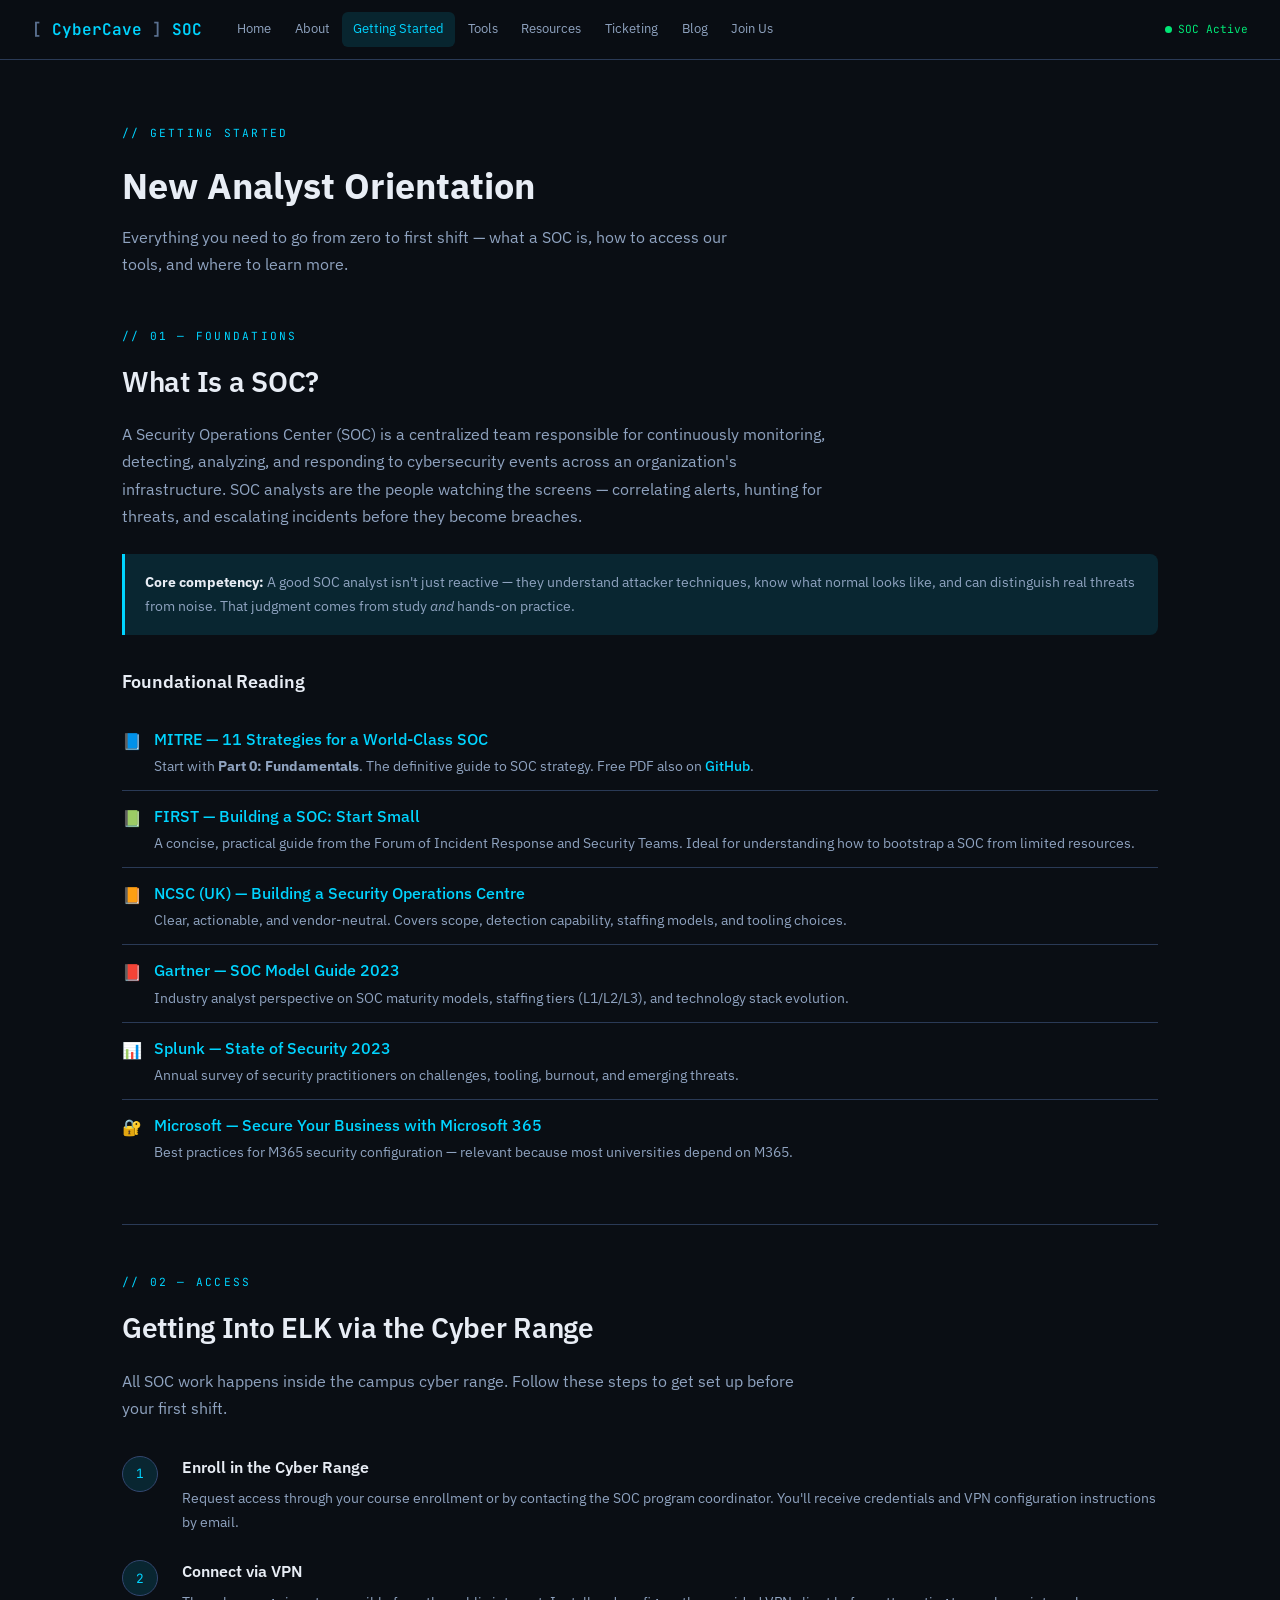
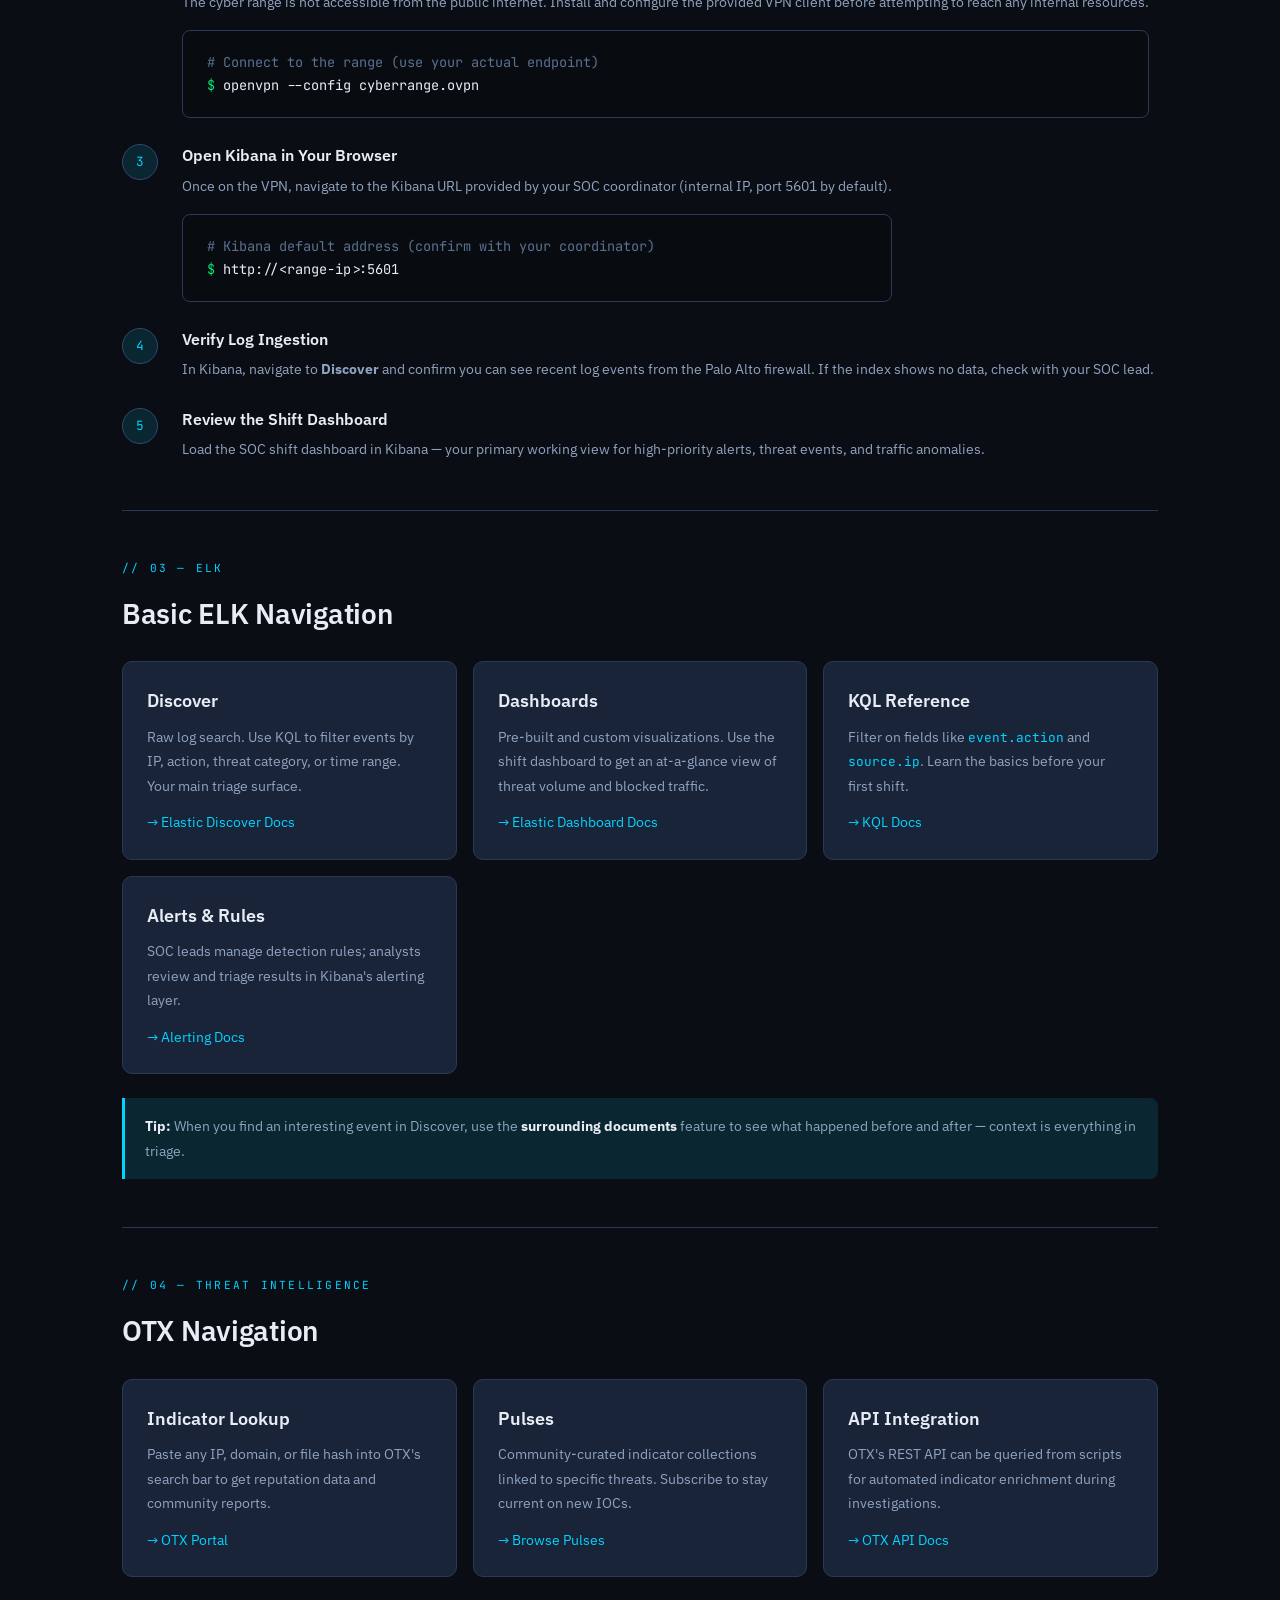
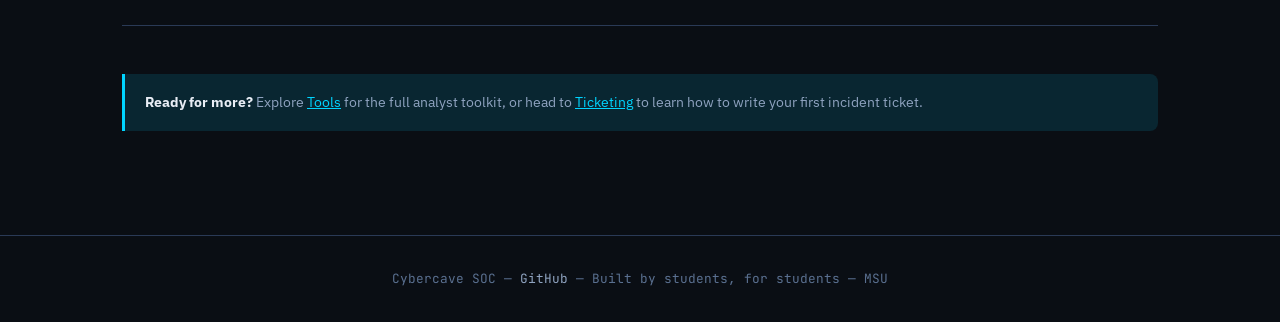
<file: getting-started/index.html>
<!DOCTYPE html>
<html lang="en">
<head>
  <meta charset="UTF-8" />
  <meta name="viewport" content="width=device-width, initial-scale=1.0" />
  <title>Getting Started — Cybercave SOC</title>
  <link rel="preconnect" href="https://fonts.googleapis.com" />
  <link href="https://fonts.googleapis.com/css2?family=IBM+Plex+Sans:wght@400;500;600;700&family=JetBrains+Mono:wght@400;600&display=swap" rel="stylesheet" />
  <link rel="stylesheet" href="../style.css" />
</head>
<body>

<nav>
  <a href="../index.html" class="nav-brand"><span class="bracket">[</span>CyberCave<span class="bracket">]</span> SOC</a>
  <ul class="nav-links">
    <li><a href="../index.html">Home</a></li>
    <li><a href="../about/index.html">About</a></li>
    <li><a href="index.html" class="active">Getting Started</a></li>
    <li><a href="../tools/index.html">Tools</a></li>
    <li><a href="../resources/index.html">Resources</a></li>
    <li><a href="../ticketing/index.html">Ticketing</a></li>
    <li><a href="../blog/index.html">Blog</a></li>
    <li><a href="../careers/index.html">Join Us</a></li>
  </ul>
  <span class="nav-status">SOC Active</span>
</nav>

<div class="page-wrapper">

  <p class="section-label" style="margin-top: 1rem;">// Getting Started</p>
  <h1 style="font-size: 2.25rem; font-weight: 700; margin-bottom: 0.5rem;">New Analyst Orientation</h1>
  <p class="text-muted" style="font-size: 1rem; margin-bottom: 3rem; max-width: 640px;">
    Everything you need to go from zero to first shift — what a SOC is, how to access our tools, and where to learn more.
  </p>

  <section>
    <p class="section-label">// 01 — Foundations</p>
    <h2>What Is a SOC?</h2>
    <p class="text-muted" style="max-width: 720px; margin-bottom: 1.5rem;">
      A Security Operations Center (SOC) is a centralized team responsible for continuously monitoring, detecting, analyzing, and responding to cybersecurity events across an organization's infrastructure. SOC analysts are the people watching the screens — correlating alerts, hunting for threats, and escalating incidents before they become breaches.
    </p>

    <div class="callout">
      <p><strong>Core competency:</strong> A good SOC analyst isn't just reactive — they understand attacker techniques, know what normal looks like, and can distinguish real threats from noise. That judgment comes from study <em>and</em> hands-on practice.</p>
    </div>

    <h3 style="margin-top: 2rem; margin-bottom: 1rem;">Foundational Reading</h3>
    <ul class="resource-list">
      <li>
        <span class="res-icon">📘</span>
        <div>
          <a href="https://www.mitre.org/publications/technical-papers/11-strategies-world-class-cybersecurity-operations-center" target="_blank">MITRE — 11 Strategies for a World-Class SOC</a>
          <span class="res-desc">Start with <strong>Part 0: Fundamentals</strong>. The definitive guide to SOC strategy. Free PDF also on <a href="https://github.com/cyb3rxp/awesome-soc/blob/main/11-strategies-of-a-world-class-cybersecurity-operations-center.pdf" target="_blank">GitHub</a>.</span>
        </div>
      </li>
      <li>
        <span class="res-icon">📗</span>
        <div>
          <a href="https://www.first.org/resources/guides/Factsheet_Building_a_SOC_start_small.pdf" target="_blank">FIRST — Building a SOC: Start Small</a>
          <span class="res-desc">A concise, practical guide from the Forum of Incident Response and Security Teams. Ideal for understanding how to bootstrap a SOC from limited resources.</span>
        </div>
      </li>
      <li>
        <span class="res-icon">📙</span>
        <div>
          <a href="https://www.ncsc.gov.uk/collection/building-a-security-operations-centre" target="_blank">NCSC (UK) — Building a Security Operations Centre</a>
          <span class="res-desc">Clear, actionable, and vendor-neutral. Covers scope, detection capability, staffing models, and tooling choices.</span>
        </div>
      </li>
      <li>
        <span class="res-icon">📕</span>
        <div>
          <a href="https://fr.scribd.com/document/732782046/Gartner-SOC-Model-Guide-2023" target="_blank">Gartner — SOC Model Guide 2023</a>
          <span class="res-desc">Industry analyst perspective on SOC maturity models, staffing tiers (L1/L2/L3), and technology stack evolution.</span>
        </div>
      </li>
      <li>
        <span class="res-icon">📊</span>
        <div>
          <a href="https://www.splunk.com/en_us/pdfs/gated/ebooks/state-of-security-2023.pdf" target="_blank">Splunk — State of Security 2023</a>
          <span class="res-desc">Annual survey of security practitioners on challenges, tooling, burnout, and emerging threats.</span>
        </div>
      </li>
      <li>
        <span class="res-icon">🔐</span>
        <div>
          <a href="https://learn.microsoft.com/en-us/microsoft-365/admin/security-and-compliance/m365b-security-best-practices?view=o365-worldwide" target="_blank">Microsoft — Secure Your Business with Microsoft 365</a>
          <span class="res-desc">Best practices for M365 security configuration — relevant because most universities depend on M365.</span>
        </div>
      </li>
    </ul>
  </section>

  <hr class="section-divider" />

  <section>
    <p class="section-label">// 02 — Access</p>
    <h2>Getting Into ELK via the Cyber Range</h2>
    <p class="text-muted" style="margin-bottom: 1.5rem; max-width: 680px;">All SOC work happens inside the campus cyber range. Follow these steps to get set up before your first shift.</p>

    <div class="steps">
      <div class="step">
        <div class="step-num"></div>
        <div class="step-body">
          <h4>Enroll in the Cyber Range</h4>
          <p>Request access through your course enrollment or by contacting the SOC program coordinator. You'll receive credentials and VPN configuration instructions by email.</p>
        </div>
      </div>
      <div class="step">
        <div class="step-num"></div>
        <div class="step-body">
          <h4>Connect via VPN</h4>
          <p>The cyber range is not accessible from the public internet. Install and configure the provided VPN client before attempting to reach any internal resources.</p>
          <div class="terminal mt-2">
            <span class="comment"># Connect to the range (use your actual endpoint)</span><br>
            <span class="prompt">$</span> <span class="cmd">openvpn --config cyberrange.ovpn</span>
          </div>
        </div>
      </div>
      <div class="step">
        <div class="step-num"></div>
        <div class="step-body">
          <h4>Open Kibana in Your Browser</h4>
          <p>Once on the VPN, navigate to the Kibana URL provided by your SOC coordinator (internal IP, port 5601 by default).</p>
          <div class="terminal mt-2">
            <span class="comment"># Kibana default address (confirm with your coordinator)</span><br>
            <span class="prompt">$</span> <span class="cmd">http://&lt;range-ip&gt;:5601</span>
          </div>
        </div>
      </div>
      <div class="step">
        <div class="step-num"></div>
        <div class="step-body">
          <h4>Verify Log Ingestion</h4>
          <p>In Kibana, navigate to <strong>Discover</strong> and confirm you can see recent log events from the Palo Alto firewall. If the index shows no data, check with your SOC lead.</p>
        </div>
      </div>
      <div class="step">
        <div class="step-num"></div>
        <div class="step-body">
          <h4>Review the Shift Dashboard</h4>
          <p>Load the SOC shift dashboard in Kibana — your primary working view for high-priority alerts, threat events, and traffic anomalies.</p>
        </div>
      </div>
    </div>
  </section>

  <hr class="section-divider" />

  <section>
    <p class="section-label">// 03 — ELK</p>
    <h2>Basic ELK Navigation</h2>
    <div class="card-grid">
      <div class="card">
        <h3>Discover</h3>
        <p>Raw log search. Use KQL to filter events by IP, action, threat category, or time range. Your main triage surface.</p>
        <p style="margin-top: 0.75rem;"><a href="https://www.elastic.co/guide/en/kibana/current/discover.html" target="_blank">→ Elastic Discover Docs</a></p>
      </div>
      <div class="card">
        <h3>Dashboards</h3>
        <p>Pre-built and custom visualizations. Use the shift dashboard to get an at-a-glance view of threat volume and blocked traffic.</p>
        <p style="margin-top: 0.75rem;"><a href="https://www.elastic.co/guide/en/kibana/current/dashboard.html" target="_blank">→ Elastic Dashboard Docs</a></p>
      </div>
      <div class="card">
        <h3>KQL Reference</h3>
        <p>Filter on fields like <code style="font-family: var(--mono); font-size: 0.8rem; color: var(--accent);">event.action</code> and <code style="font-family: var(--mono); font-size: 0.8rem; color: var(--accent);">source.ip</code>. Learn the basics before your first shift.</p>
        <p style="margin-top: 0.75rem;"><a href="https://www.elastic.co/guide/en/kibana/current/kuery-query.html" target="_blank">→ KQL Docs</a></p>
      </div>
      <div class="card">
        <h3>Alerts & Rules</h3>
        <p>SOC leads manage detection rules; analysts review and triage results in Kibana's alerting layer.</p>
        <p style="margin-top: 0.75rem;"><a href="https://www.elastic.co/guide/en/kibana/current/alerting-getting-started.html" target="_blank">→ Alerting Docs</a></p>
      </div>
    </div>
    <div class="callout mt-3">
      <p><strong>Tip:</strong> When you find an interesting event in Discover, use the <strong>surrounding documents</strong> feature to see what happened before and after — context is everything in triage.</p>
    </div>
  </section>

  <hr class="section-divider" />

  <section>
    <p class="section-label">// 04 — Threat Intelligence</p>
    <h2>OTX Navigation</h2>
    <div class="card-grid">
      <div class="card">
        <h3>Indicator Lookup</h3>
        <p>Paste any IP, domain, or file hash into OTX's search bar to get reputation data and community reports.</p>
        <p style="margin-top: 0.75rem;"><a href="https://otx.alienvault.com" target="_blank">→ OTX Portal</a></p>
      </div>
      <div class="card">
        <h3>Pulses</h3>
        <p>Community-curated indicator collections linked to specific threats. Subscribe to stay current on new IOCs.</p>
        <p style="margin-top: 0.75rem;"><a href="https://otx.alienvault.com/browse/pulses" target="_blank">→ Browse Pulses</a></p>
      </div>
      <div class="card">
        <h3>API Integration</h3>
        <p>OTX's REST API can be queried from scripts for automated indicator enrichment during investigations.</p>
        <p style="margin-top: 0.75rem;"><a href="https://otx.alienvault.com/api" target="_blank">→ OTX API Docs</a></p>
      </div>
    </div>
  </section>

  <hr class="section-divider" />

  <div class="callout">
    <p><strong>Ready for more?</strong> Explore <a href="../tools/index.html">Tools</a> for the full analyst toolkit, or head to <a href="../ticketing/index.html">Ticketing</a> to learn how to write your first incident ticket.</p>
  </div>

</div>

<footer>
  <p>Cybercave SOC &mdash; <a href="https://github.com/ElDiyablo/Cybercave-SOC" target="_blank">GitHub</a> &mdash; Built by students, for students &mdash; MSU</p>
</footer>
</body>
</html>
</file>
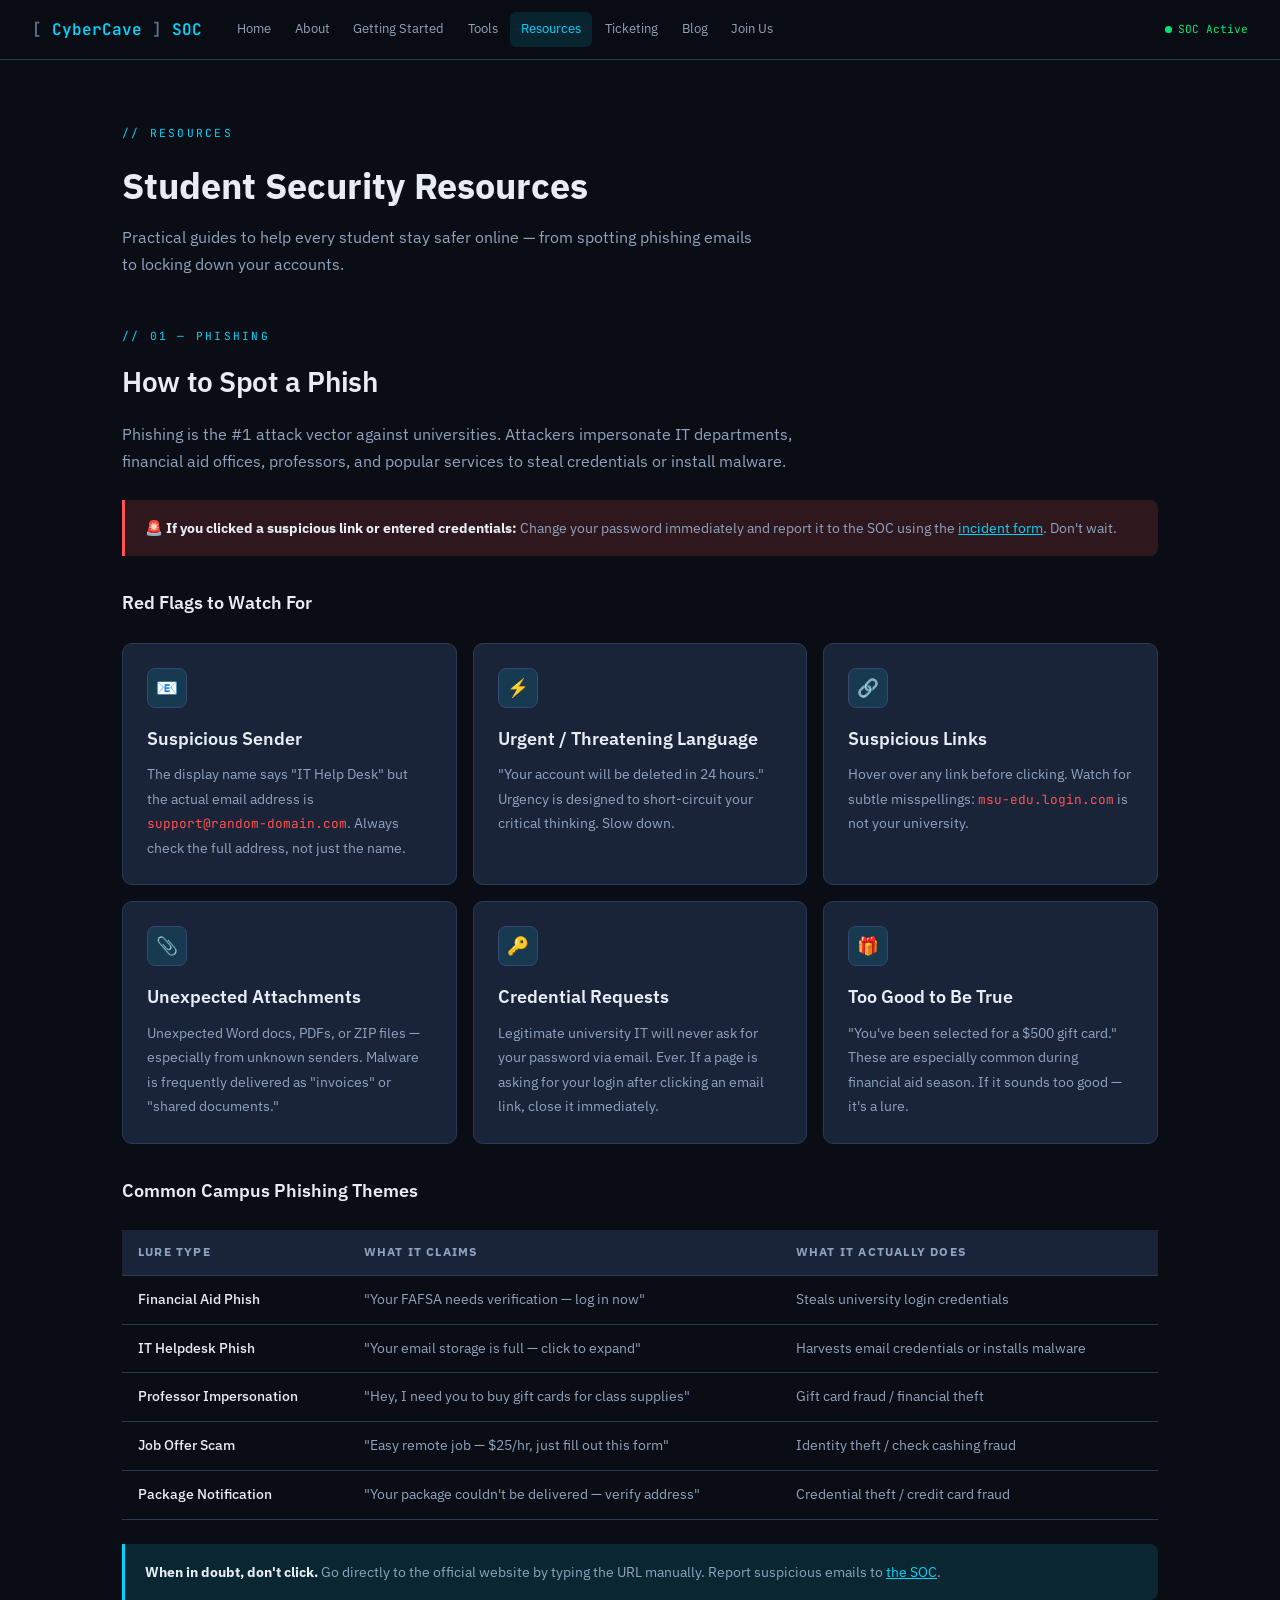
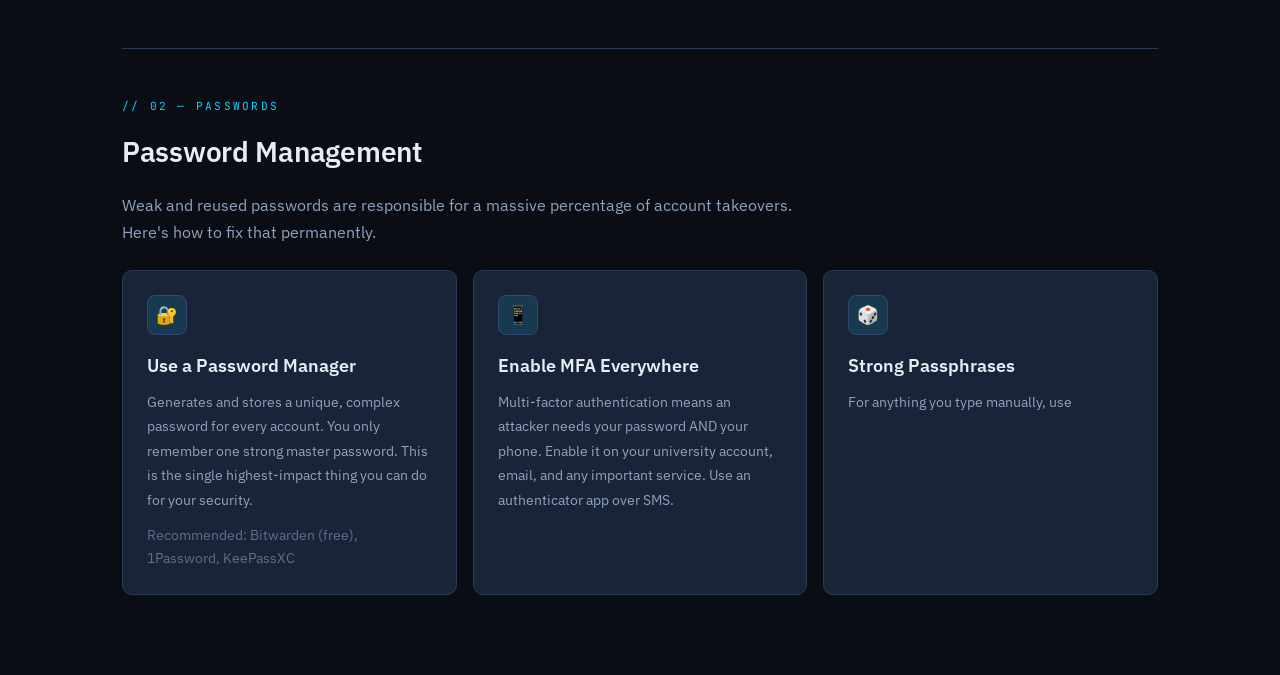
<file: resources/index.html>
<!DOCTYPE html>
<html lang="en">
<head>
  <meta charset="UTF-8" />
  <meta name="viewport" content="width=device-width, initial-scale=1.0" />
  <title>Resources — Cybercave SOC</title>
  <link rel="preconnect" href="https://fonts.googleapis.com" />
  <link href="https://fonts.googleapis.com/css2?family=IBM+Plex+Sans:wght@400;500;600;700&family=JetBrains+Mono:wght@400;600&display=swap" rel="stylesheet" />
  <link rel="stylesheet" href="../style.css" />
</head>
<body>

<nav>
  <a href="../index.html" class="nav-brand"><span class="bracket">[</span>CyberCave<span class="bracket">]</span> SOC</a>
  <ul class="nav-links">
    <li><a href="../index.html">Home</a></li>
    <li><a href="../about/index.html">About</a></li>
    <li><a href="../getting-started/index.html">Getting Started</a></li>
    <li><a href="../tools/index.html">Tools</a></li>
    <li><a href="index.html" class="active">Resources</a></li>
    <li><a href="../ticketing/index.html">Ticketing</a></li>
    <li><a href="../blog/index.html">Blog</a></li>
    <li><a href="../careers/index.html">Join Us</a></li>
  </ul>
  <span class="nav-status">SOC Active</span>
</nav>

<div class="page-wrapper">

  <p class="section-label" style="margin-top:1rem;">// Resources</p>
  <h1 style="font-size:2.25rem;font-weight:700;margin-bottom:0.5rem;">Student Security Resources</h1>
  <p class="text-muted" style="font-size:1rem;margin-bottom:3rem;max-width:640px;">Practical guides to help every student stay safer online — from spotting phishing emails to locking down your accounts.</p>

  <section>
    <p class="section-label">// 01 — Phishing</p>
    <h2>How to Spot a Phish</h2>
    <p class="text-muted" style="max-width:720px; margin-bottom:1.5rem;">Phishing is the #1 attack vector against universities. Attackers impersonate IT departments, financial aid offices, professors, and popular services to steal credentials or install malware.</p>

    <div class="callout callout-red">
      <p><strong>🚨 If you clicked a suspicious link or entered credentials:</strong> Change your password immediately and report it to the SOC using the <a href="../index.html#incident-reporting">incident form</a>. Don't wait.</p>
    </div>

    <h3 style="margin-top: 2rem; margin-bottom: 1rem;">Red Flags to Watch For</h3>
    <div class="card-grid">
      <div class="card">
        <div class="card-icon">📧</div>
        <h3>Suspicious Sender</h3>
        <p>The display name says "IT Help Desk" but the actual email address is <code style="font-family:var(--mono);color:var(--red);font-size:0.8rem;">support@random-domain.com</code>. Always check the full address, not just the name.</p>
      </div>
      <div class="card">
        <div class="card-icon">⚡</div>
        <h3>Urgent / Threatening Language</h3>
        <p>"Your account will be deleted in 24 hours." Urgency is designed to short-circuit your critical thinking. Slow down.</p>
      </div>
      <div class="card">
        <div class="card-icon">🔗</div>
        <h3>Suspicious Links</h3>
        <p>Hover over any link before clicking. Watch for subtle misspellings: <code style="font-family:var(--mono);color:var(--red);font-size:0.8rem;">msu-edu.login.com</code> is not your university.</p>
      </div>
      <div class="card">
        <div class="card-icon">📎</div>
        <h3>Unexpected Attachments</h3>
        <p>Unexpected Word docs, PDFs, or ZIP files — especially from unknown senders. Malware is frequently delivered as "invoices" or "shared documents."</p>
      </div>
      <div class="card">
        <div class="card-icon">🔑</div>
        <h3>Credential Requests</h3>
        <p>Legitimate university IT will never ask for your password via email. Ever. If a page is asking for your login after clicking an email link, close it immediately.</p>
      </div>
      <div class="card">
        <div class="card-icon">🎁</div>
        <h3>Too Good to Be True</h3>
        <p>"You've been selected for a $500 gift card." These are especially common during financial aid season. If it sounds too good — it's a lure.</p>
      </div>
    </div>

    <h3 style="margin-top: 2rem; margin-bottom: 1rem;">Common Campus Phishing Themes</h3>
    <table class="data-table">
      <thead><tr><th>Lure Type</th><th>What It Claims</th><th>What It Actually Does</th></tr></thead>
      <tbody>
        <tr><td class="tool-name">Financial Aid Phish</td><td class="text-muted text-sm">"Your FAFSA needs verification — log in now"</td><td class="text-muted text-sm">Steals university login credentials</td></tr>
        <tr><td class="tool-name">IT Helpdesk Phish</td><td class="text-muted text-sm">"Your email storage is full — click to expand"</td><td class="text-muted text-sm">Harvests email credentials or installs malware</td></tr>
        <tr><td class="tool-name">Professor Impersonation</td><td class="text-muted text-sm">"Hey, I need you to buy gift cards for class supplies"</td><td class="text-muted text-sm">Gift card fraud / financial theft</td></tr>
        <tr><td class="tool-name">Job Offer Scam</td><td class="text-muted text-sm">"Easy remote job — $25/hr, just fill out this form"</td><td class="text-muted text-sm">Identity theft / check cashing fraud</td></tr>
        <tr><td class="tool-name">Package Notification</td><td class="text-muted text-sm">"Your package couldn't be delivered — verify address"</td><td class="text-muted text-sm">Credential theft / credit card fraud</td></tr>
      </tbody>
    </table>

    <div class="callout mt-3">
      <p><strong>When in doubt, don't click.</strong> Go directly to the official website by typing the URL manually. Report suspicious emails to <a href="../index.html#incident-reporting">the SOC</a>.</p>
    </div>
  </section>

  <hr class="section-divider" />

  <section>
    <p class="section-label">// 02 — Passwords</p>
    <h2>Password Management</h2>
    <p class="text-muted" style="max-width:720px; margin-bottom:1.5rem;">Weak and reused passwords are responsible for a massive percentage of account takeovers. Here's how to fix that permanently.</p>
    <div class="card-grid">
      <div class="card">
        <div class="card-icon">🔐</div>
        <h3>Use a Password Manager</h3>
        <p>Generates and stores a unique, complex password for every account. You only remember one strong master password. This is the single highest-impact thing you can do for your security.</p>
        <p style="margin-top:0.75rem; font-size:0.85rem; color:var(--text3);">Recommended: Bitwarden (free), 1Password, KeePassXC</p>
      </div>
      <div class="card">
        <div class="card-icon">📱</div>
        <h3>Enable MFA Everywhere</h3>
        <p>Multi-factor authentication means an attacker needs your password AND your phone. Enable it on your university account, email, and any important service. Use an authenticator app over SMS.</p>
      </div>
      <div class="card">
        <div class="card-icon">🎲</div>
        <h3>Strong Passphrases</h3>
        <p>For anything you type manually, use
</file>
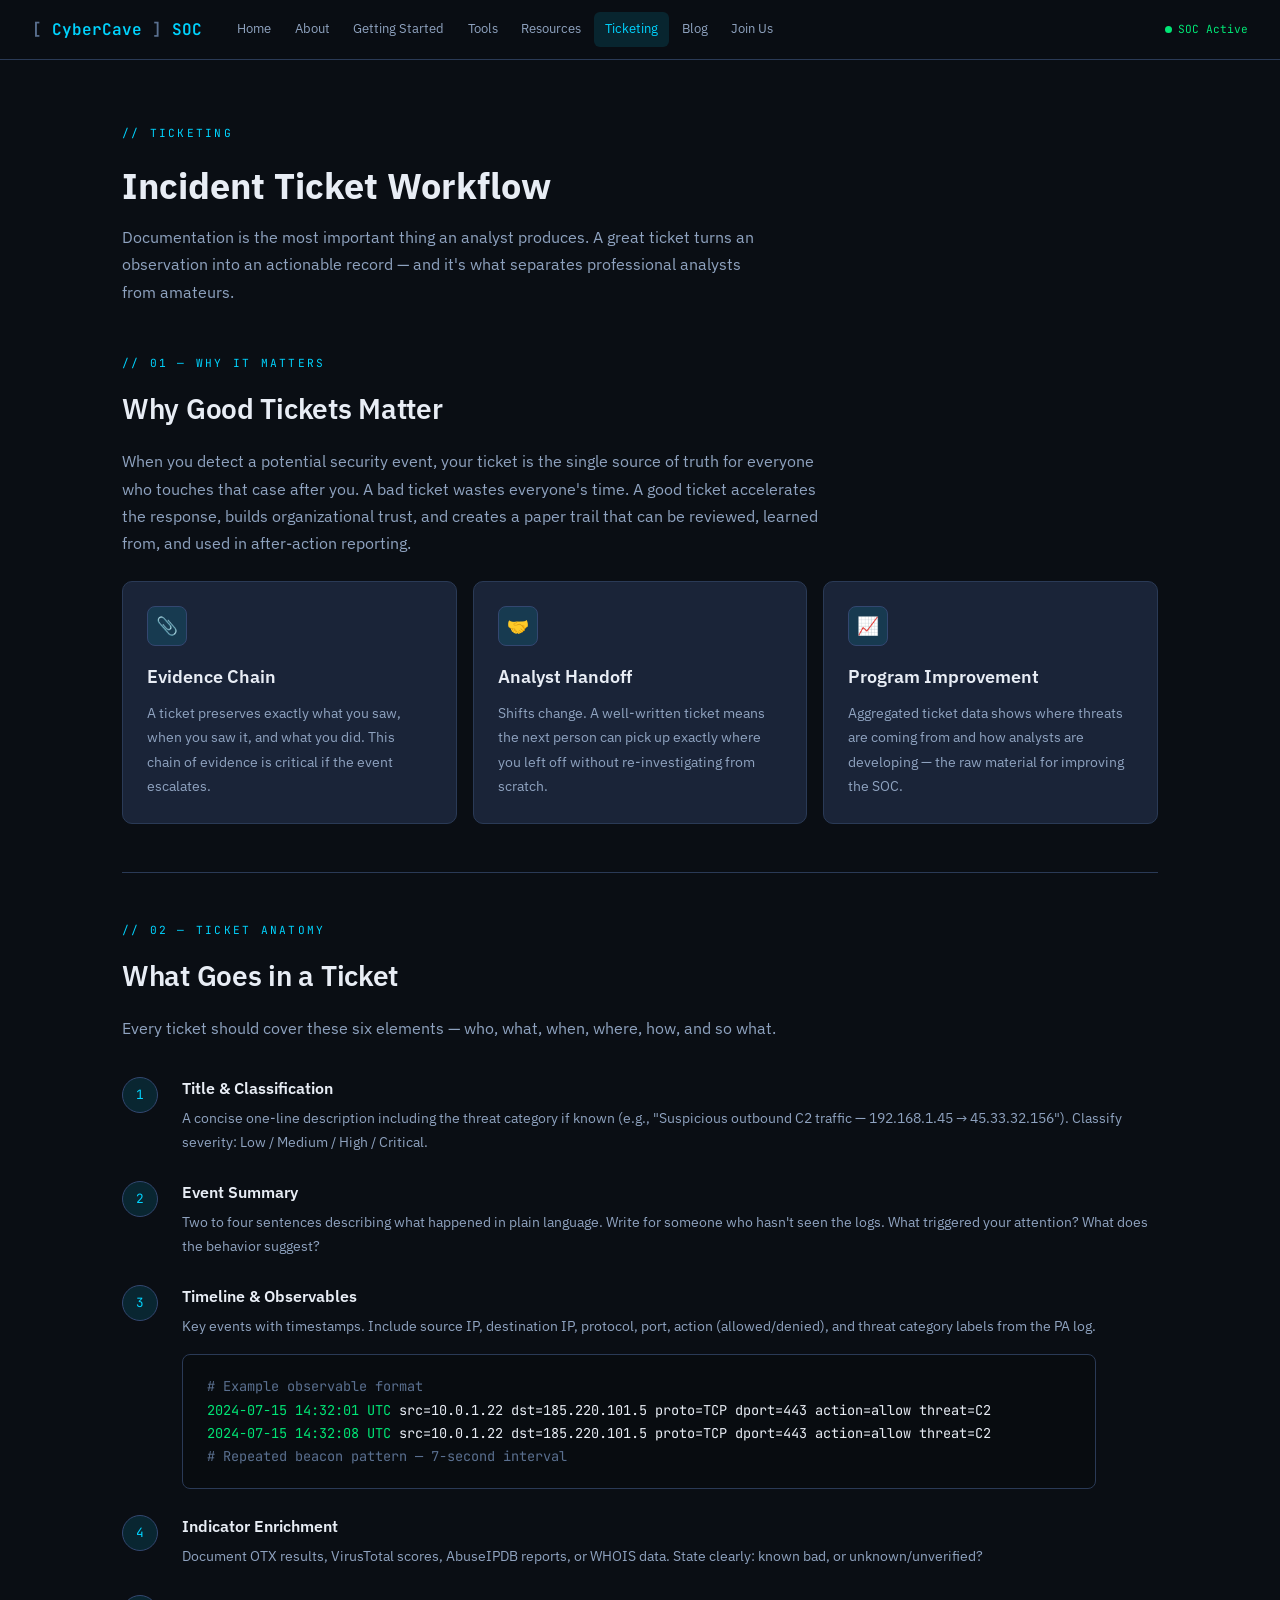
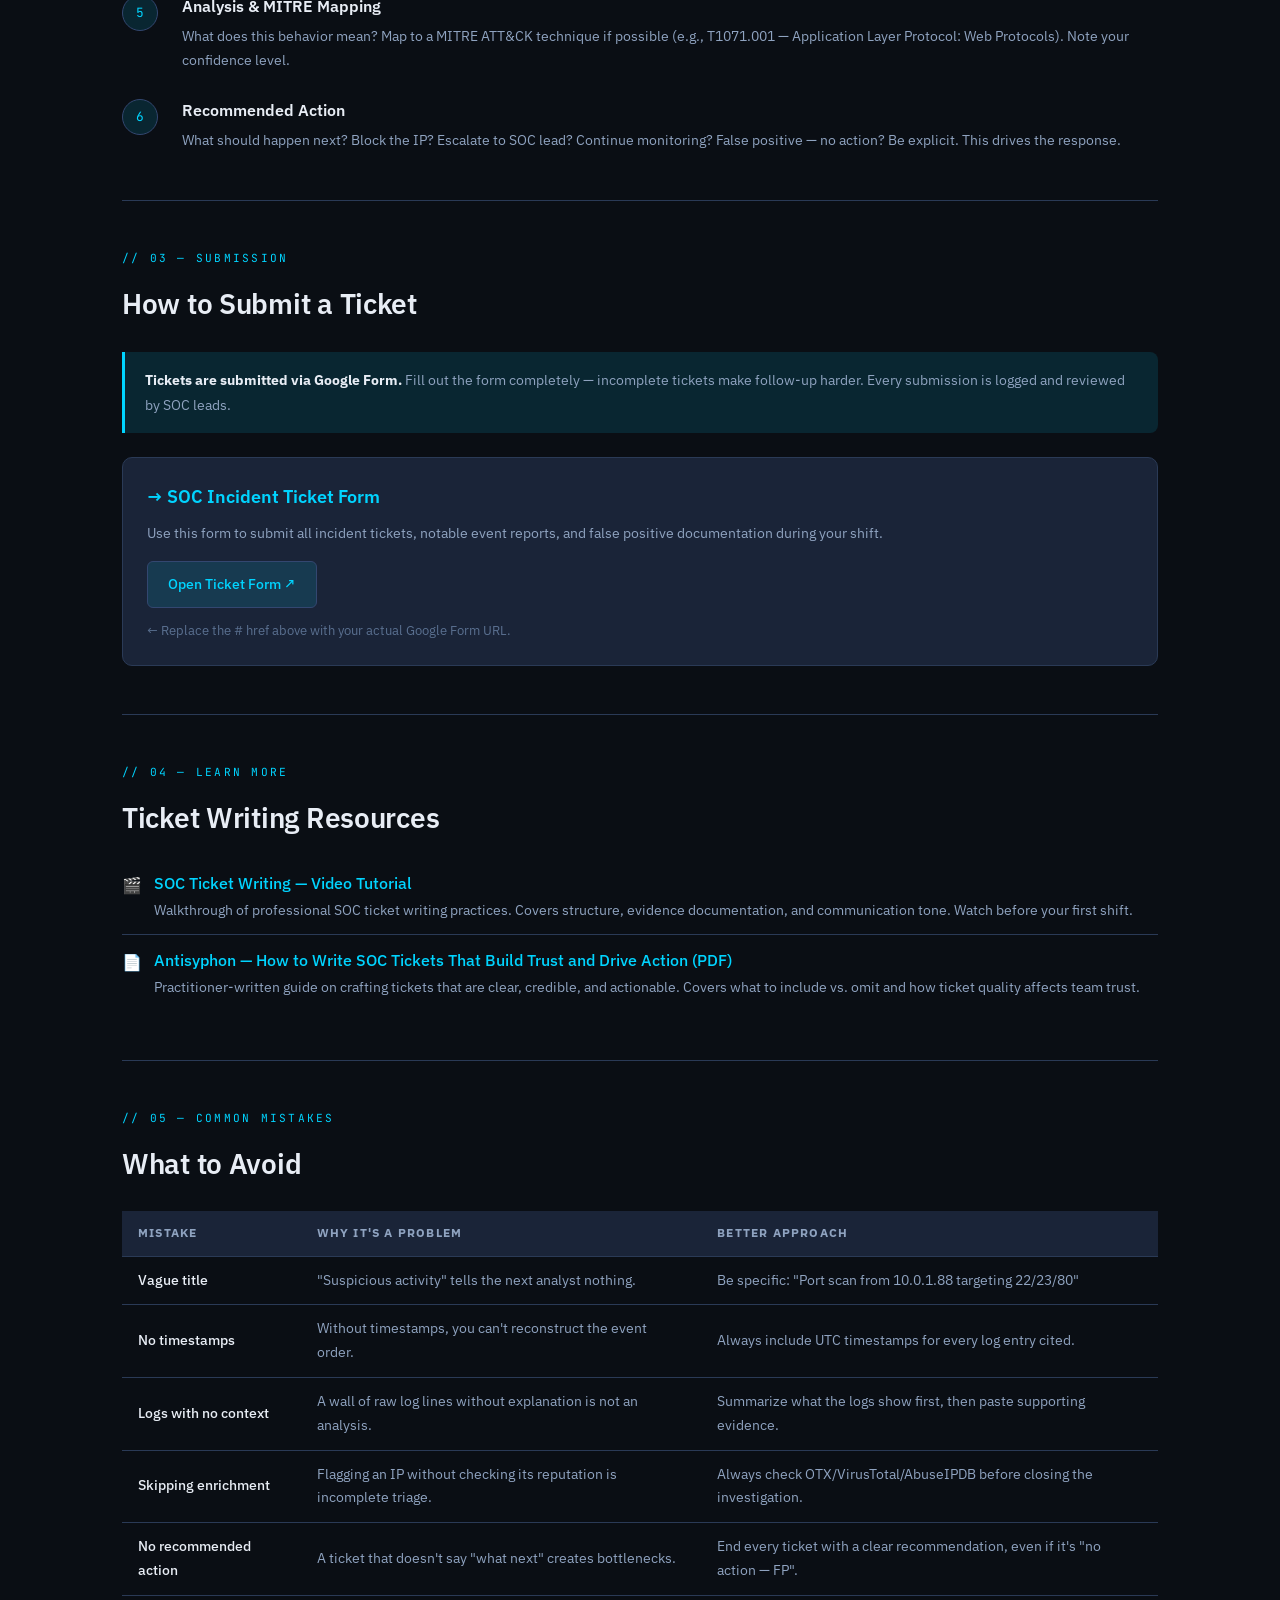
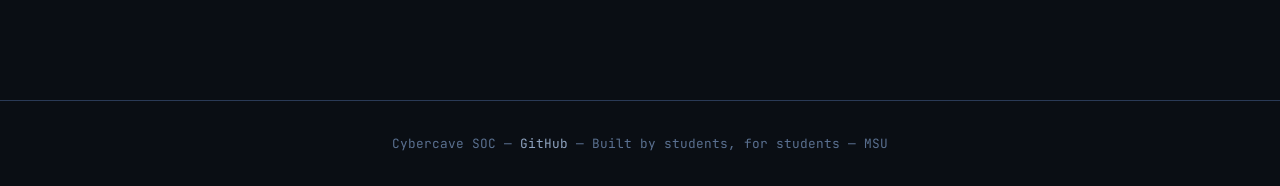
<file: ticketing/index.html>
<!DOCTYPE html>
<html lang="en">
<head>
  <meta charset="UTF-8" />
  <meta name="viewport" content="width=device-width, initial-scale=1.0" />
  <title>Ticketing — Cybercave SOC</title>
  <link rel="preconnect" href="https://fonts.googleapis.com" />
  <link href="https://fonts.googleapis.com/css2?family=IBM+Plex+Sans:wght@400;500;600;700&family=JetBrains+Mono:wght@400;600&display=swap" rel="stylesheet" />
  <link rel="stylesheet" href="../style.css" />
</head>
<body>

<nav>
  <a href="../index.html" class="nav-brand"><span class="bracket">[</span>CyberCave<span class="bracket">]</span> SOC</a>
  <ul class="nav-links">
    <li><a href="../index.html">Home</a></li>
    <li><a href="../about/index.html">About</a></li>
    <li><a href="../getting-started/index.html">Getting Started</a></li>
    <li><a href="../tools/index.html">Tools</a></li>
    <li><a href="../resources/index.html">Resources</a></li>
    <li><a href="index.html" class="active">Ticketing</a></li>
    <li><a href="../blog/index.html">Blog</a></li>
    <li><a href="../careers/index.html">Join Us</a></li>
  </ul>
  <span class="nav-status">SOC Active</span>
</nav>

<div class="page-wrapper">

  <p class="section-label" style="margin-top: 1rem;">// Ticketing</p>
  <h1 style="font-size: 2.25rem; font-weight: 700; margin-bottom: 0.5rem;">Incident Ticket Workflow</h1>
  <p class="text-muted" style="font-size: 1rem; margin-bottom: 3rem; max-width: 640px;">
    Documentation is the most important thing an analyst produces. A great ticket turns an observation into an actionable record — and it's what separates professional analysts from amateurs.
  </p>

  <section>
    <p class="section-label">// 01 — Why It Matters</p>
    <h2>Why Good Tickets Matter</h2>
    <p class="text-muted" style="max-width: 720px; margin-bottom: 1.25rem;">
      When you detect a potential security event, your ticket is the single source of truth for everyone who touches that case after you. A bad ticket wastes everyone's time. A good ticket accelerates the response, builds organizational trust, and creates a paper trail that can be reviewed, learned from, and used in after-action reporting.
    </p>
    <div class="card-grid">
      <div class="card">
        <div class="card-icon">📎</div>
        <h3>Evidence Chain</h3>
        <p>A ticket preserves exactly what you saw, when you saw it, and what you did. This chain of evidence is critical if the event escalates.</p>
      </div>
      <div class="card">
        <div class="card-icon">🤝</div>
        <h3>Analyst Handoff</h3>
        <p>Shifts change. A well-written ticket means the next person can pick up exactly where you left off without re-investigating from scratch.</p>
      </div>
      <div class="card">
        <div class="card-icon">📈</div>
        <h3>Program Improvement</h3>
        <p>Aggregated ticket data shows where threats are coming from and how analysts are developing — the raw material for improving the SOC.</p>
      </div>
    </div>
  </section>

  <hr class="section-divider" />

  <section>
    <p class="section-label">// 02 — Ticket Anatomy</p>
    <h2>What Goes in a Ticket</h2>
    <p class="text-muted" style="margin-bottom: 1.5rem; max-width: 680px;">Every ticket should cover these six elements — who, what, when, where, how, and so what.</p>
    <div class="steps">
      <div class="step">
        <div class="step-num"></div>
        <div class="step-body">
          <h4>Title &amp; Classification</h4>
          <p>A concise one-line description including the threat category if known (e.g., "Suspicious outbound C2 traffic — 192.168.1.45 → 45.33.32.156"). Classify severity: Low / Medium / High / Critical.</p>
        </div>
      </div>
      <div class="step">
        <div class="step-num"></div>
        <div class="step-body">
          <h4>Event Summary</h4>
          <p>Two to four sentences describing what happened in plain language. Write for someone who hasn't seen the logs. What triggered your attention? What does the behavior suggest?</p>
        </div>
      </div>
      <div class="step">
        <div class="step-num"></div>
        <div class="step-body">
          <h4>Timeline &amp; Observables</h4>
          <p>Key events with timestamps. Include source IP, destination IP, protocol, port, action (allowed/denied), and threat category labels from the PA log.</p>
          <div class="terminal mt-2">
            <span class="comment"># Example observable format</span><br>
            <span class="prompt">2024-07-15 14:32:01 UTC</span> <span class="cmd">src=10.0.1.22 dst=185.220.101.5 proto=TCP dport=443 action=allow threat=C2</span><br>
            <span class="prompt">2024-07-15 14:32:08 UTC</span> <span class="cmd">src=10.0.1.22 dst=185.220.101.5 proto=TCP dport=443 action=allow threat=C2</span><br>
            <span class="comment"># Repeated beacon pattern — 7-second interval</span>
          </div>
        </div>
      </div>
      <div class="step">
        <div class="step-num"></div>
        <div class="step-body">
          <h4>Indicator Enrichment</h4>
          <p>Document OTX results, VirusTotal scores, AbuseIPDB reports, or WHOIS data. State clearly: known bad, or unknown/unverified?</p>
        </div>
      </div>
      <div class="step">
        <div class="step-num"></div>
        <div class="step-body">
          <h4>Analysis &amp; MITRE Mapping</h4>
          <p>What does this behavior mean? Map to a MITRE ATT&CK technique if possible (e.g., T1071.001 — Application Layer Protocol: Web Protocols). Note your confidence level.</p>
        </div>
      </div>
      <div class="step">
        <div class="step-num"></div>
        <div class="step-body">
          <h4>Recommended Action</h4>
          <p>What should happen next? Block the IP? Escalate to SOC lead? Continue monitoring? False positive — no action? Be explicit. This drives the response.</p>
        </div>
      </div>
    </div>
  </section>

  <hr class="section-divider" />

  <section>
    <p class="section-label">// 03 — Submission</p>
    <h2>How to Submit a Ticket</h2>
    <div class="callout" style="margin-bottom: 1.5rem;">
      <p><strong>Tickets are submitted via Google Form.</strong> Fill out the form completely — incomplete tickets make follow-up harder. Every submission is logged and reviewed by SOC leads.</p>
    </div>
    <div class="card" style="margin-bottom: 1.5rem;">
      <h3 style="color: var(--accent);">→ SOC Incident Ticket Form</h3>
      <p style="margin-top: 0.5rem; margin-bottom: 1rem;">Use this form to submit all incident tickets, notable event reports, and false positive documentation during your shift.</p>
      <a href="#" style="display: inline-block; background: var(--accent-glow); border: 1px solid var(--border2); color: var(--accent); padding: 10px 20px; border-radius: 6px; text-decoration: none; font-weight: 500; font-size: 0.9rem;">Open Ticket Form ↗</a>
      <p style="color: var(--text3); font-size: 0.8rem; margin-top: 0.75rem;">← Replace the # href above with your actual Google Form URL.</p>
    </div>
  </section>

  <hr class="section-divider" />

  <section>
    <p class="section-label">// 04 — Learn More</p>
    <h2>Ticket Writing Resources</h2>
    <ul class="resource-list">
      <li>
        <span class="res-icon">🎬</span>
        <div>
          <a href="https://www.youtube.com/watch?v=12ldaGyh7f0" target="_blank">SOC Ticket Writing — Video Tutorial</a>
          <span class="res-desc">Walkthrough of professional SOC ticket writing practices. Covers structure, evidence documentation, and communication tone. Watch before your first shift.</span>
        </div>
      </li>
      <li>
        <span class="res-icon">📄</span>
        <div>
          <a href="https://www.antisyphontraining.com/wp-content/uploads/2026/03/How-to-Write-SOC-Tickets-That-Build-Trust-and-Drive-Action.pdf" target="_blank">Antisyphon — How to Write SOC Tickets That Build Trust and Drive Action (PDF)</a>
          <span class="res-desc">Practitioner-written guide on crafting tickets that are clear, credible, and actionable. Covers what to include vs. omit and how ticket quality affects team trust.</span>
        </div>
      </li>
    </ul>
  </section>

  <hr class="section-divider" />

  <section>
    <p class="section-label">// 05 — Common Mistakes</p>
    <h2>What to Avoid</h2>
    <table class="data-table">
      <thead>
        <tr><th>Mistake</th><th>Why It's a Problem</th><th>Better Approach</th></tr>
      </thead>
      <tbody>
        <tr><td class="tool-name">Vague title</td><td class="text-muted text-sm">"Suspicious activity" tells the next analyst nothing.</td><td class="text-muted text-sm">Be specific: "Port scan from 10.0.1.88 targeting 22/23/80"</td></tr>
        <tr><td class="tool-name">No timestamps</td><td class="text-muted text-sm">Without timestamps, you can't reconstruct the event order.</td><td class="text-muted text-sm">Always include UTC timestamps for every log entry cited.</td></tr>
        <tr><td class="tool-name">Logs with no context</td><td class="text-muted text-sm">A wall of raw log lines without explanation is not an analysis.</td><td class="text-muted text-sm">Summarize what the logs show first, then paste supporting evidence.</td></tr>
        <tr><td class="tool-name">Skipping enrichment</td><td class="text-muted text-sm">Flagging an IP without checking its reputation is incomplete triage.</td><td class="text-muted text-sm">Always check OTX/VirusTotal/AbuseIPDB before closing the investigation.</td></tr>
        <tr><td class="tool-name">No recommended action</td><td class="text-muted text-sm">A ticket that doesn't say "what next" creates bottlenecks.</td><td class="text-muted text-sm">End every ticket with a clear recommendation, even if it's "no action — FP".</td></tr>
      </tbody>
    </table>
  </section>

</div>

<footer>
  <p>Cybercave SOC &mdash; <a href="https://github.com/ElDiyablo/Cybercave-SOC" target="_blank">GitHub</a> &mdash; Built by students, for students &mdash; MSU</p>
</footer>
</body>
</html>
</file>
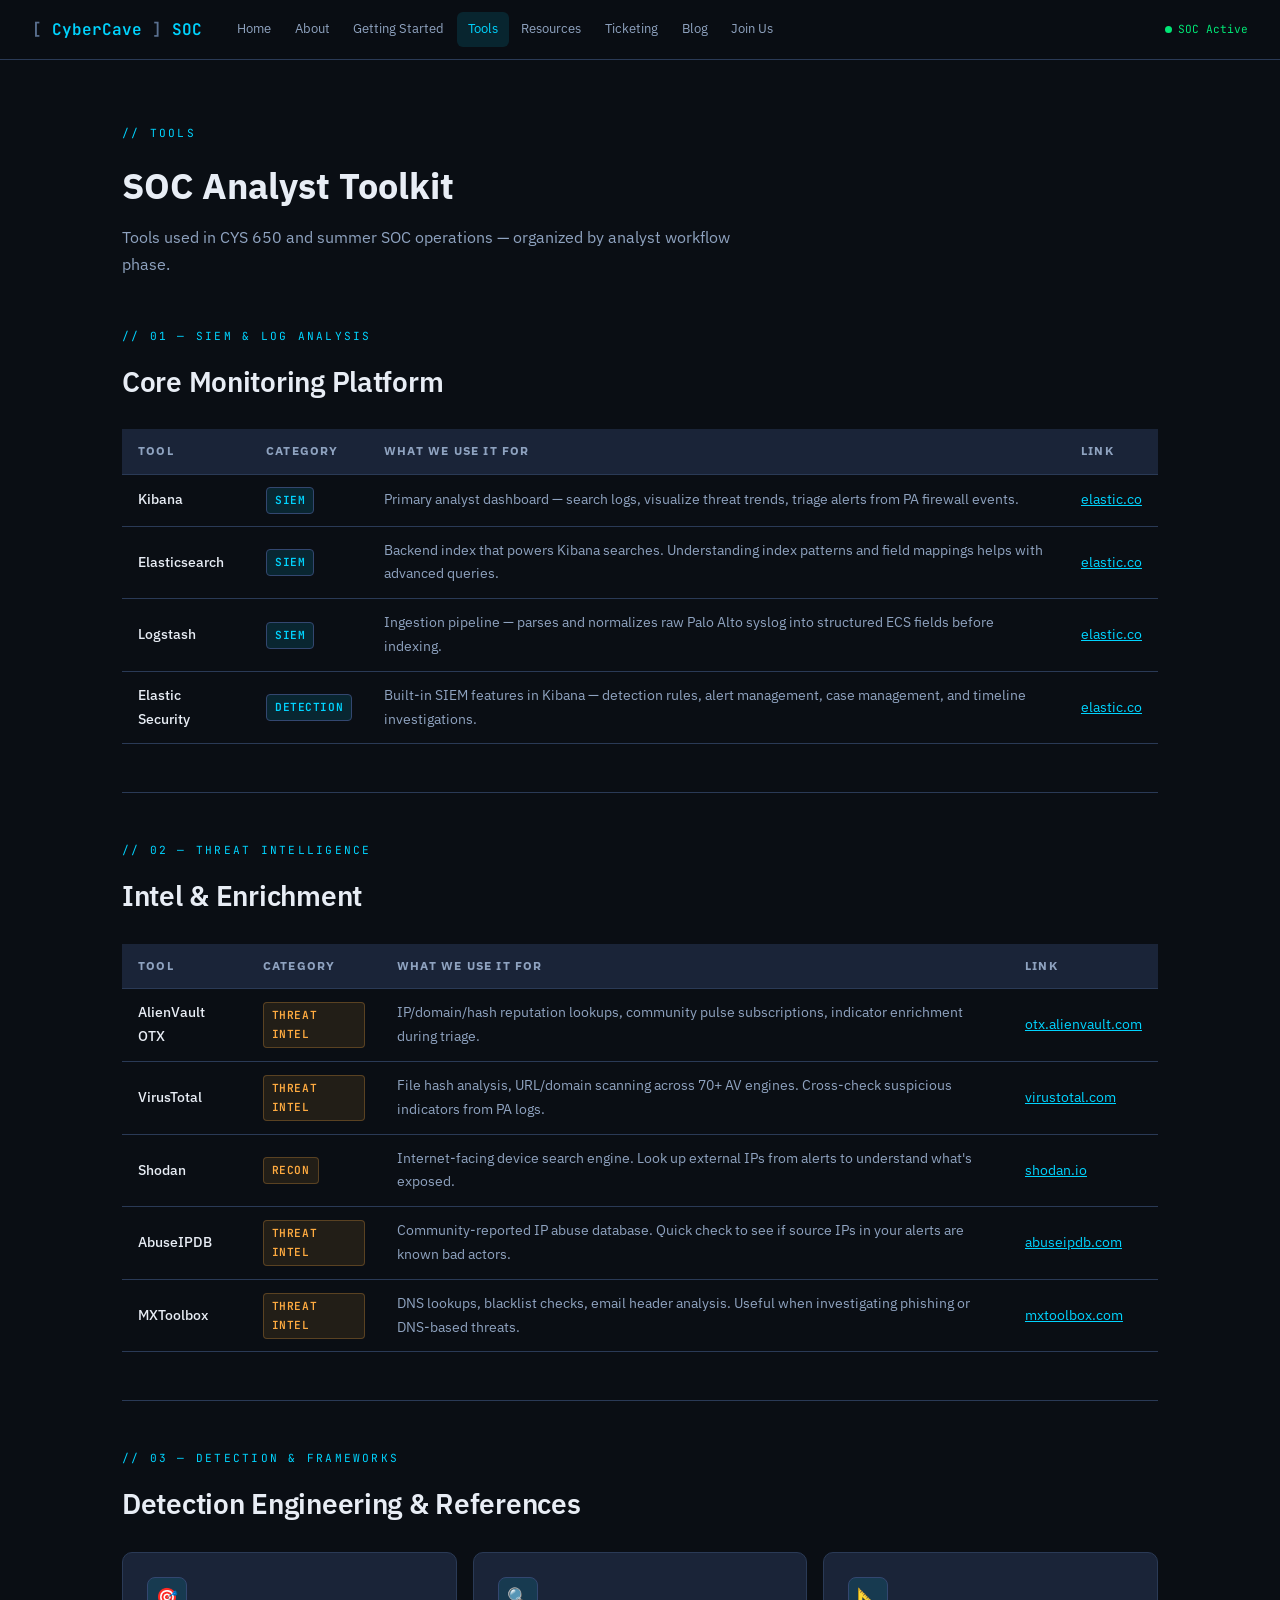
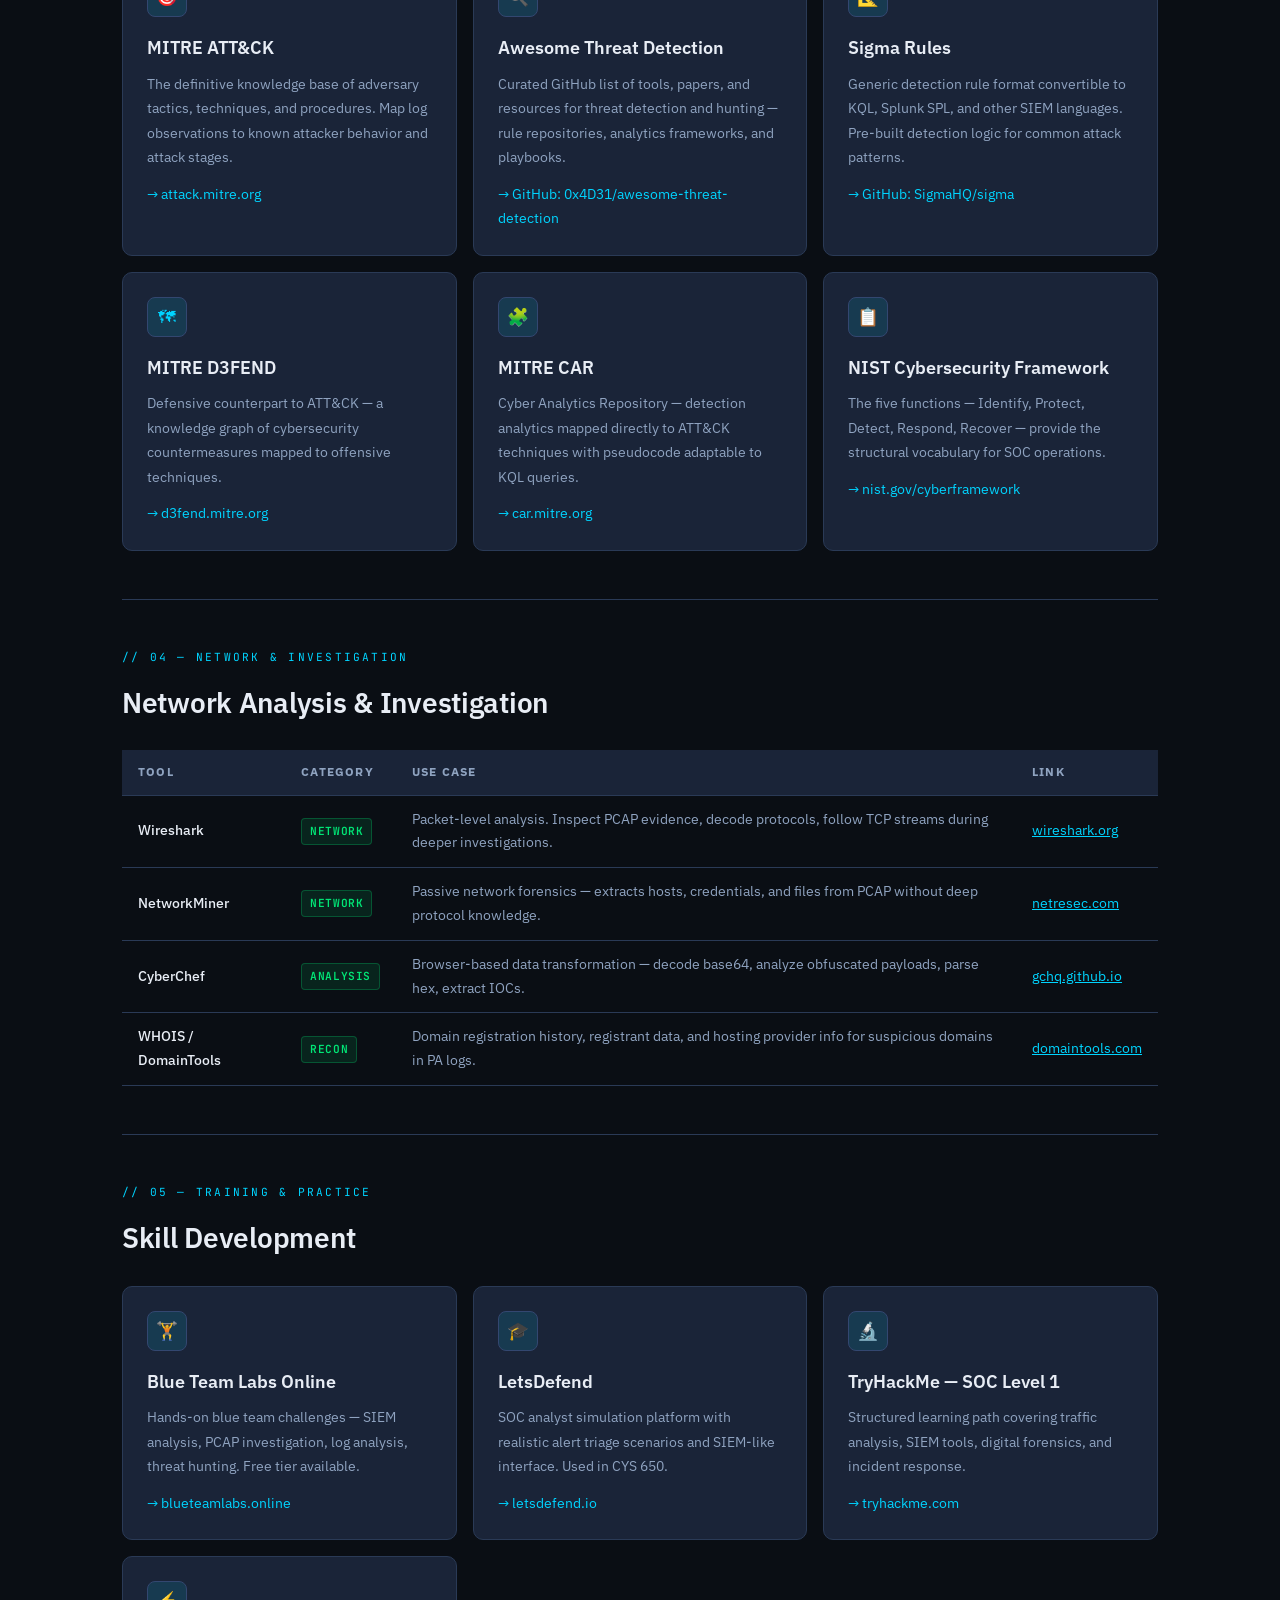
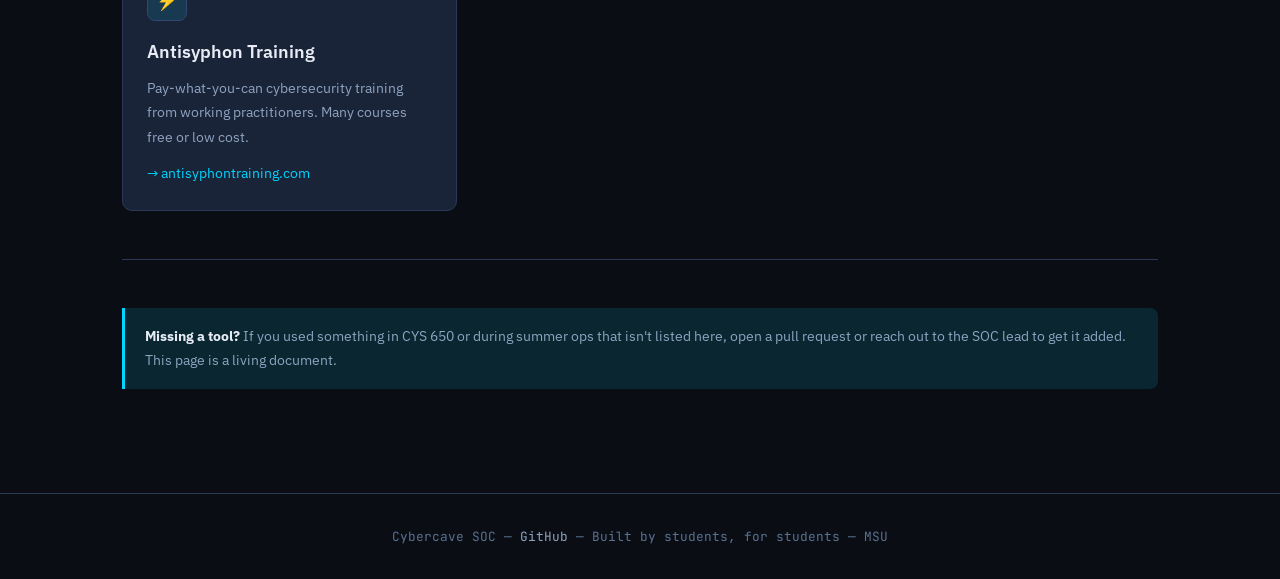
<file: tools/index.html>
<!DOCTYPE html>
<html lang="en">
<head>
  <meta charset="UTF-8" />
  <meta name="viewport" content="width=device-width, initial-scale=1.0" />
  <title>Tools — Cybercave SOC</title>
  <link rel="preconnect" href="https://fonts.googleapis.com" />
  <link href="https://fonts.googleapis.com/css2?family=IBM+Plex+Sans:wght@400;500;600;700&family=JetBrains+Mono:wght@400;600&display=swap" rel="stylesheet" />
  <link rel="stylesheet" href="../style.css" />
</head>
<body>

<nav>
  <a href="../index.html" class="nav-brand"><span class="bracket">[</span>CyberCave<span class="bracket">]</span> SOC</a>
  <ul class="nav-links">
    <li><a href="../index.html">Home</a></li>
    <li><a href="../about/index.html">About</a></li>
    <li><a href="../getting-started/index.html">Getting Started</a></li>
    <li><a href="index.html" class="active">Tools</a></li>
    <li><a href="../resources/index.html">Resources</a></li>
    <li><a href="../ticketing/index.html">Ticketing</a></li>
    <li><a href="../blog/index.html">Blog</a></li>
    <li><a href="../careers/index.html">Join Us</a></li>
  </ul>
  <span class="nav-status">SOC Active</span>
</nav>

<div class="page-wrapper">

  <p class="section-label" style="margin-top: 1rem;">// Tools</p>
  <h1 style="font-size: 2.25rem; font-weight: 700; margin-bottom: 0.5rem;">SOC Analyst Toolkit</h1>
  <p class="text-muted" style="font-size: 1rem; margin-bottom: 3rem; max-width: 640px;">
    Tools used in CYS 650 and summer SOC operations — organized by analyst workflow phase.
  </p>

  <section>
    <p class="section-label">// 01 — SIEM & Log Analysis</p>
    <h2>Core Monitoring Platform</h2>
    <table class="data-table">
      <thead>
        <tr><th>Tool</th><th>Category</th><th>What We Use It For</th><th>Link</th></tr>
      </thead>
      <tbody>
        <tr>
          <td class="tool-name">Kibana</td>
          <td><span class="badge badge-blue">SIEM</span></td>
          <td class="text-muted text-sm">Primary analyst dashboard — search logs, visualize threat trends, triage alerts from PA firewall events.</td>
          <td><a href="https://www.elastic.co/kibana" target="_blank">elastic.co</a></td>
        </tr>
        <tr>
          <td class="tool-name">Elasticsearch</td>
          <td><span class="badge badge-blue">SIEM</span></td>
          <td class="text-muted text-sm">Backend index that powers Kibana searches. Understanding index patterns and field mappings helps with advanced queries.</td>
          <td><a href="https://www.elastic.co/elasticsearch" target="_blank">elastic.co</a></td>
        </tr>
        <tr>
          <td class="tool-name">Logstash</td>
          <td><span class="badge badge-blue">SIEM</span></td>
          <td class="text-muted text-sm">Ingestion pipeline — parses and normalizes raw Palo Alto syslog into structured ECS fields before indexing.</td>
          <td><a href="https://www.elastic.co/logstash" target="_blank">elastic.co</a></td>
        </tr>
        <tr>
          <td class="tool-name">Elastic Security</td>
          <td><span class="badge badge-blue">Detection</span></td>
          <td class="text-muted text-sm">Built-in SIEM features in Kibana — detection rules, alert management, case management, and timeline investigations.</td>
          <td><a href="https://www.elastic.co/security" target="_blank">elastic.co</a></td>
        </tr>
      </tbody>
    </table>
  </section>

  <hr class="section-divider" />

  <section>
    <p class="section-label">// 02 — Threat Intelligence</p>
    <h2>Intel & Enrichment</h2>
    <table class="data-table">
      <thead>
        <tr><th>Tool</th><th>Category</th><th>What We Use It For</th><th>Link</th></tr>
      </thead>
      <tbody>
        <tr>
          <td class="tool-name">AlienVault OTX</td>
          <td><span class="badge badge-amber">Threat Intel</span></td>
          <td class="text-muted text-sm">IP/domain/hash reputation lookups, community pulse subscriptions, indicator enrichment during triage.</td>
          <td><a href="https://otx.alienvault.com" target="_blank">otx.alienvault.com</a></td>
        </tr>
        <tr>
          <td class="tool-name">VirusTotal</td>
          <td><span class="badge badge-amber">Threat Intel</span></td>
          <td class="text-muted text-sm">File hash analysis, URL/domain scanning across 70+ AV engines. Cross-check suspicious indicators from PA logs.</td>
          <td><a href="https://www.virustotal.com" target="_blank">virustotal.com</a></td>
        </tr>
        <tr>
          <td class="tool-name">Shodan</td>
          <td><span class="badge badge-amber">Recon</span></td>
          <td class="text-muted text-sm">Internet-facing device search engine. Look up external IPs from alerts to understand what's exposed.</td>
          <td><a href="https://www.shodan.io" target="_blank">shodan.io</a></td>
        </tr>
        <tr>
          <td class="tool-name">AbuseIPDB</td>
          <td><span class="badge badge-amber">Threat Intel</span></td>
          <td class="text-muted text-sm">Community-reported IP abuse database. Quick check to see if source IPs in your alerts are known bad actors.</td>
          <td><a href="https://www.abuseipdb.com" target="_blank">abuseipdb.com</a></td>
        </tr>
        <tr>
          <td class="tool-name">MXToolbox</td>
          <td><span class="badge badge-amber">Threat Intel</span></td>
          <td class="text-muted text-sm">DNS lookups, blacklist checks, email header analysis. Useful when investigating phishing or DNS-based threats.</td>
          <td><a href="https://mxtoolbox.com" target="_blank">mxtoolbox.com</a></td>
        </tr>
      </tbody>
    </table>
  </section>

  <hr class="section-divider" />

  <section>
    <p class="section-label">// 03 — Detection & Frameworks</p>
    <h2>Detection Engineering &amp; References</h2>
    <div class="card-grid">
      <div class="card">
        <div class="card-icon">🎯</div>
        <h3>MITRE ATT&CK</h3>
        <p>The definitive knowledge base of adversary tactics, techniques, and procedures. Map log observations to known attacker behavior and attack stages.</p>
        <p style="margin-top: 0.75rem;"><a href="https://attack.mitre.org" target="_blank">→ attack.mitre.org</a></p>
      </div>
      <div class="card">
        <div class="card-icon">🔍</div>
        <h3>Awesome Threat Detection</h3>
        <p>Curated GitHub list of tools, papers, and resources for threat detection and hunting — rule repositories, analytics frameworks, and playbooks.</p>
        <p style="margin-top: 0.75rem;"><a href="https://github.com/0x4D31/awesome-threat-detection" target="_blank">→ GitHub: 0x4D31/awesome-threat-detection</a></p>
      </div>
      <div class="card">
        <div class="card-icon">📐</div>
        <h3>Sigma Rules</h3>
        <p>Generic detection rule format convertible to KQL, Splunk SPL, and other SIEM languages. Pre-built detection logic for common attack patterns.</p>
        <p style="margin-top: 0.75rem;"><a href="https://github.com/SigmaHQ/sigma" target="_blank">→ GitHub: SigmaHQ/sigma</a></p>
      </div>
      <div class="card">
        <div class="card-icon">🗺</div>
        <h3>MITRE D3FEND</h3>
        <p>Defensive counterpart to ATT&CK — a knowledge graph of cybersecurity countermeasures mapped to offensive techniques.</p>
        <p style="margin-top: 0.75rem;"><a href="https://d3fend.mitre.org" target="_blank">→ d3fend.mitre.org</a></p>
      </div>
      <div class="card">
        <div class="card-icon">🧩</div>
        <h3>MITRE CAR</h3>
        <p>Cyber Analytics Repository — detection analytics mapped directly to ATT&CK techniques with pseudocode adaptable to KQL queries.</p>
        <p style="margin-top: 0.75rem;"><a href="https://car.mitre.org" target="_blank">→ car.mitre.org</a></p>
      </div>
      <div class="card">
        <div class="card-icon">📋</div>
        <h3>NIST Cybersecurity Framework</h3>
        <p>The five functions — Identify, Protect, Detect, Respond, Recover — provide the structural vocabulary for SOC operations.</p>
        <p style="margin-top: 0.75rem;"><a href="https://www.nist.gov/cyberframework" target="_blank">→ nist.gov/cyberframework</a></p>
      </div>
    </div>
  </section>

  <hr class="section-divider" />

  <section>
    <p class="section-label">// 04 — Network & Investigation</p>
    <h2>Network Analysis &amp; Investigation</h2>
    <table class="data-table">
      <thead>
        <tr><th>Tool</th><th>Category</th><th>Use Case</th><th>Link</th></tr>
      </thead>
      <tbody>
        <tr>
          <td class="tool-name">Wireshark</td>
          <td><span class="badge badge-green">Network</span></td>
          <td class="text-muted text-sm">Packet-level analysis. Inspect PCAP evidence, decode protocols, follow TCP streams during deeper investigations.</td>
          <td><a href="https://www.wireshark.org" target="_blank">wireshark.org</a></td>
        </tr>
        <tr>
          <td class="tool-name">NetworkMiner</td>
          <td><span class="badge badge-green">Network</span></td>
          <td class="text-muted text-sm">Passive network forensics — extracts hosts, credentials, and files from PCAP without deep protocol knowledge.</td>
          <td><a href="https://www.netresec.com/?page=NetworkMiner" target="_blank">netresec.com</a></td>
        </tr>
        <tr>
          <td class="tool-name">CyberChef</td>
          <td><span class="badge badge-green">Analysis</span></td>
          <td class="text-muted text-sm">Browser-based data transformation — decode base64, analyze obfuscated payloads, parse hex, extract IOCs.</td>
          <td><a href="https://gchq.github.io/CyberChef/" target="_blank">gchq.github.io</a></td>
        </tr>
        <tr>
          <td class="tool-name">WHOIS / DomainTools</td>
          <td><span class="badge badge-green">Recon</span></td>
          <td class="text-muted text-sm">Domain registration history, registrant data, and hosting provider info for suspicious domains in PA logs.</td>
          <td><a href="https://www.domaintools.com" target="_blank">domaintools.com</a></td>
        </tr>
      </tbody>
    </table>
  </section>

  <hr class="section-divider" />

  <section>
    <p class="section-label">// 05 — Training & Practice</p>
    <h2>Skill Development</h2>
    <div class="card-grid">
      <div class="card">
        <div class="card-icon">🏋️</div>
        <h3>Blue Team Labs Online</h3>
        <p>Hands-on blue team challenges — SIEM analysis, PCAP investigation, log analysis, threat hunting. Free tier available.</p>
        <p style="margin-top: 0.75rem;"><a href="https://blueteamlabs.online" target="_blank">→ blueteamlabs.online</a></p>
      </div>
      <div class="card">
        <div class="card-icon">🎓</div>
        <h3>LetsDefend</h3>
        <p>SOC analyst simulation platform with realistic alert triage scenarios and SIEM-like interface. Used in CYS 650.</p>
        <p style="margin-top: 0.75rem;"><a href="https://letsdefend.io" target="_blank">→ letsdefend.io</a></p>
      </div>
      <div class="card">
        <div class="card-icon">🔬</div>
        <h3>TryHackMe — SOC Level 1</h3>
        <p>Structured learning path covering traffic analysis, SIEM tools, digital forensics, and incident response.</p>
        <p style="margin-top: 0.75rem;"><a href="https://tryhackme.com/path/outline/soclevel1" target="_blank">→ tryhackme.com</a></p>
      </div>
      <div class="card">
        <div class="card-icon">⚡</div>
        <h3>Antisyphon Training</h3>
        <p>Pay-what-you-can cybersecurity training from working practitioners. Many courses free or low cost.</p>
        <p style="margin-top: 0.75rem;"><a href="https://www.antisyphontraining.com" target="_blank">→ antisyphontraining.com</a></p>
      </div>
    </div>
  </section>

  <hr class="section-divider" />

  <div class="callout">
    <p><strong>Missing a tool?</strong> If you used something in CYS 650 or during summer ops that isn't listed here, open a pull request or reach out to the SOC lead to get it added. This page is a living document.</p>
  </div>

</div>

<footer>
  <p>Cybercave SOC &mdash; <a href="https://github.com/ElDiyablo/Cybercave-SOC" target="_blank">GitHub</a> &mdash; Built by students, for students &mdash; MSU</p>
</footer>
</body>
</html>
</file>
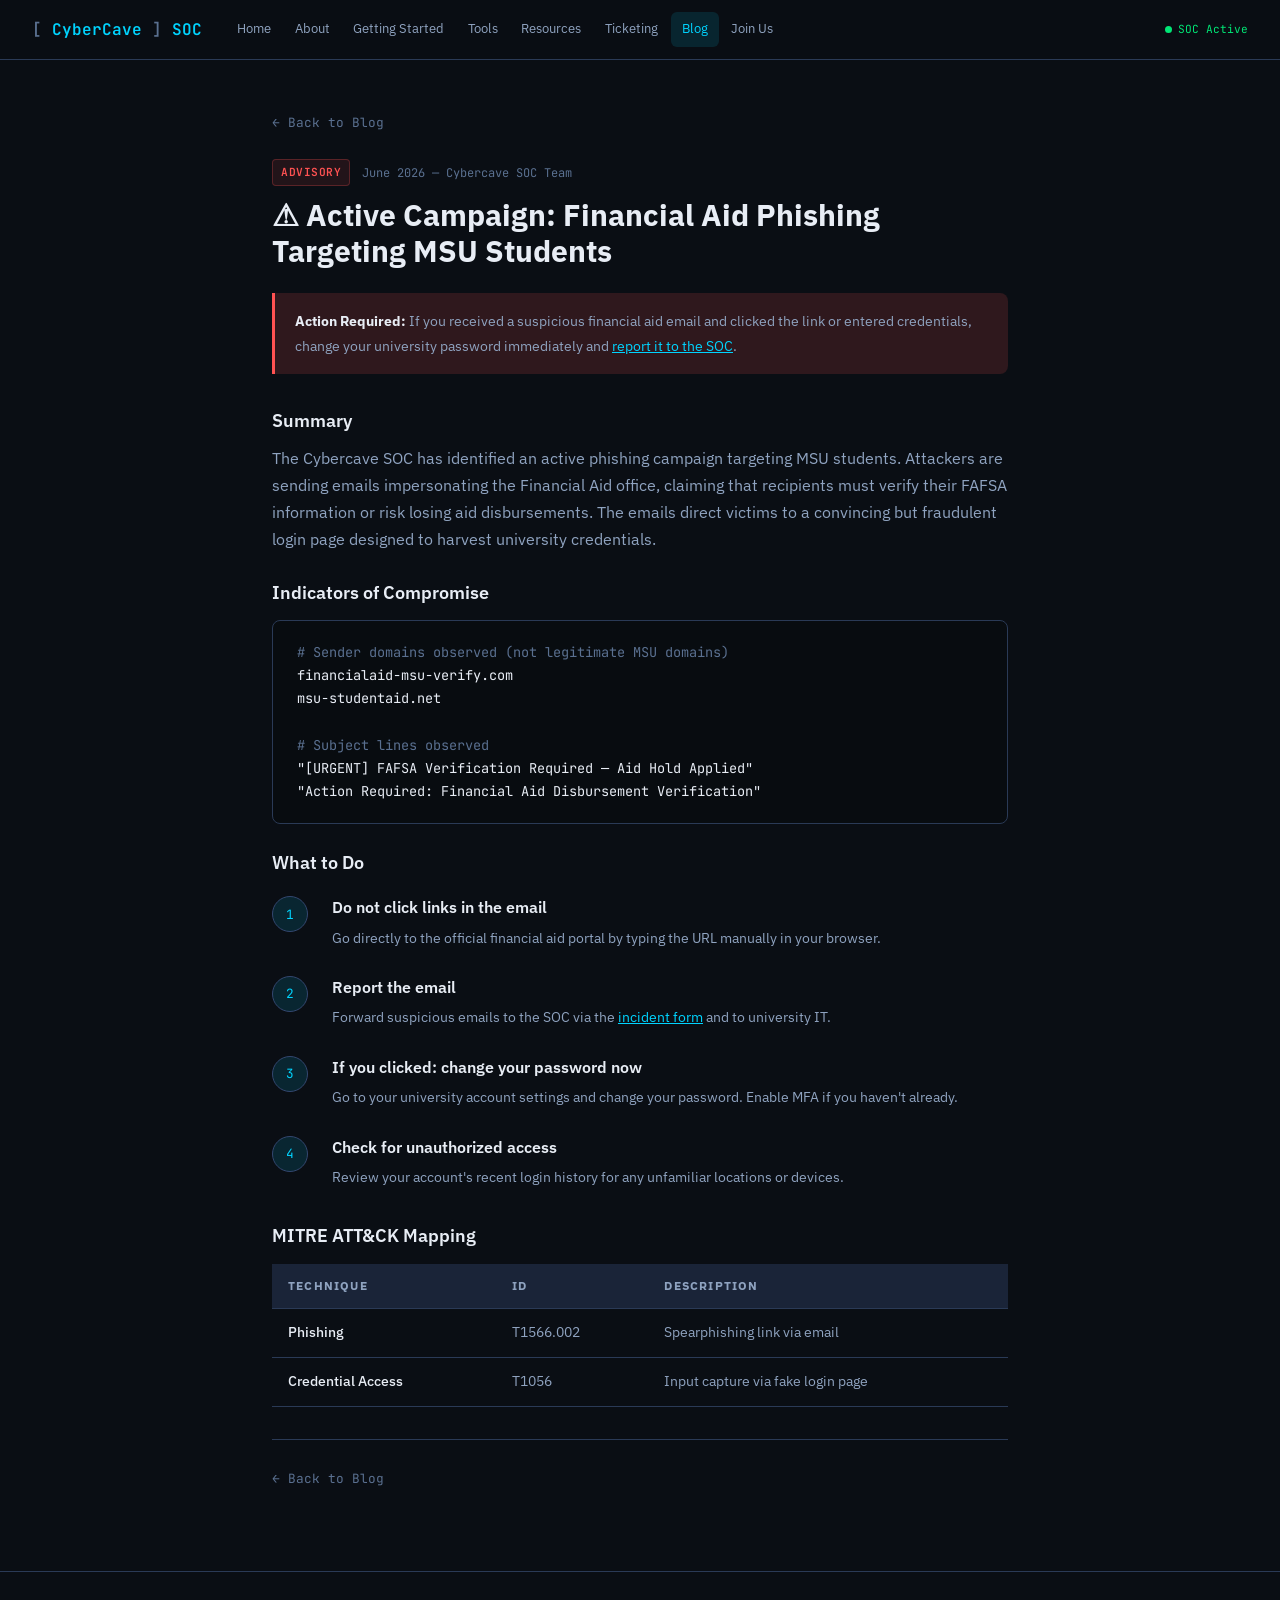
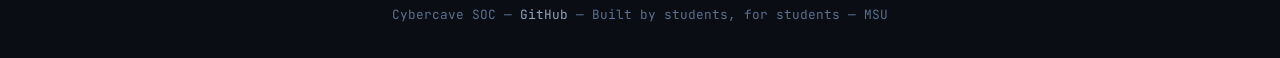
<file: blog/post-financial-aid-phishing.html>
<!DOCTYPE html>
<html lang="en">
<head>
  <meta charset="UTF-8" />
  <meta name="viewport" content="width=device-width, initial-scale=1.0" />
  <title>Financial Aid Phishing Advisory — Cybercave SOC</title>
  <link rel="preconnect" href="https://fonts.googleapis.com" />
  <link href="https://fonts.googleapis.com/css2?family=IBM+Plex+Sans:wght@400;500;600;700&family=JetBrains+Mono:wght@400;600&display=swap" rel="stylesheet" />
  <link rel="stylesheet" href="../style.css" />
</head>
<body>
<nav>
  <a href="../index.html" class="nav-brand"><span class="bracket">[</span>CyberCave<span class="bracket">]</span> SOC</a>
  <ul class="nav-links">
    <li><a href="../index.html">Home</a></li>
    <li><a href="../about/index.html">About</a></li>
    <li><a href="../getting-started/index.html">Getting Started</a></li>
    <li><a href="../tools/index.html">Tools</a></li>
    <li><a href="../resources/index.html">Resources</a></li>
    <li><a href="../ticketing/index.html">Ticketing</a></li>
    <li><a href="index.html" class="active">Blog</a></li>
    <li><a href="../careers/index.html">Join Us</a></li>
  </ul>
  <span class="nav-status">SOC Active</span>
</nav>
<div class="page-wrapper" style="max-width: 800px;">
  <a href="index.html" style="font-family: var(--mono); font-size: 0.8rem; color: var(--text3); text-decoration: none;">← Back to Blog</a>
  <div style="margin-top: 1.5rem; margin-bottom: 0.75rem; display: flex; gap: 0.75rem; align-items: center; flex-wrap: wrap;">
    <span class="badge badge-red">Advisory</span>
    <span style="font-family: var(--mono); font-size: 0.75rem; color: var(--text3);">June 2026 &mdash; Cybercave SOC Team</span>
  </div>
  <h1 style="font-size: 1.85rem; font-weight: 700; margin-bottom: 1.5rem; line-height: 1.2;">⚠ Active Campaign: Financial Aid Phishing Targeting MSU Students</h1>

  <div class="callout callout-red">
    <p><strong>Action Required:</strong> If you received a suspicious financial aid email and clicked the link or entered credentials, change your university password immediately and <a href="../index.html#incident-reporting">report it to the SOC</a>.</p>
  </div>

  <h3 style="margin-top: 2rem;">Summary</h3>
  <p class="text-muted" style="margin-top: 0.5rem;">The Cybercave SOC has identified an active phishing campaign targeting MSU students. Attackers are sending emails impersonating the Financial Aid office, claiming that recipients must verify their FAFSA information or risk losing aid disbursements. The emails direct victims to a convincing but fraudulent login page designed to harvest university credentials.</p>

  <h3 style="margin-top: 1.5rem;">Indicators of Compromise</h3>
  <div class="terminal" style="margin-top: 0.75rem;">
    <span class="comment"># Sender domains observed (not legitimate MSU domains)</span><br>
    <span class="cmd">financialaid-msu-verify.com</span><br>
    <span class="cmd">msu-studentaid.net</span><br><br>
    <span class="comment"># Subject lines observed</span><br>
    <span class="cmd">"[URGENT] FAFSA Verification Required — Aid Hold Applied"</span><br>
    <span class="cmd">"Action Required: Financial Aid Disbursement Verification"</span>
  </div>

  <h3 style="margin-top: 1.5rem;">What to Do</h3>
  <div class="steps" style="margin-top: 1rem;">
    <div class="step"><div class="step-num"></div><div class="step-body"><h4>Do not click links in the email</h4><p>Go directly to the official financial aid portal by typing the URL manually in your browser.</p></div></div>
    <div class="step"><div class="step-num"></div><div class="step-body"><h4>Report the email</h4><p>Forward suspicious emails to the SOC via the <a href="../index.html#incident-reporting">incident form</a> and to university IT.</p></div></div>
    <div class="step"><div class="step-num"></div><div class="step-body"><h4>If you clicked: change your password now</h4><p>Go to your university account settings and change your password. Enable MFA if you haven't already.</p></div></div>
    <div class="step"><div class="step-num"></div><div class="step-body"><h4>Check for unauthorized access</h4><p>Review your account's recent login history for any unfamiliar locations or devices.</p></div></div>
  </div>

  <h3 style="margin-top: 1.5rem;">MITRE ATT&CK Mapping</h3>
  <table class="data-table" style="margin-top: 0.75rem;">
    <thead><tr><th>Technique</th><th>ID</th><th>Description</th></tr></thead>
    <tbody>
      <tr><td class="tool-name">Phishing</td><td class="text-muted text-sm">T1566.002</td><td class="text-muted text-sm">Spearphishing link via email</td></tr>
      <tr><td class="tool-name">Credential Access</td><td class="text-muted text-sm">T1056</td><td class="text-muted text-sm">Input capture via fake login page</td></tr>
    </tbody>
  </table>

  <div style="margin-top: 2rem; padding-top: 1.5rem; border-top: 1px solid var(--border);">
    <a href="index.html" style="font-family: var(--mono); font-size: 0.8rem; color: var(--text3); text-decoration: none;">← Back to Blog</a>
  </div>
</div>
<footer><p>Cybercave SOC &mdash; <a href="https://github.com/ElDiyablo/Cybercave-SOC" target="_blank">GitHub</a> &mdash; Built by students, for students &mdash; MSU</p></footer>
</body>
</html>
</file>
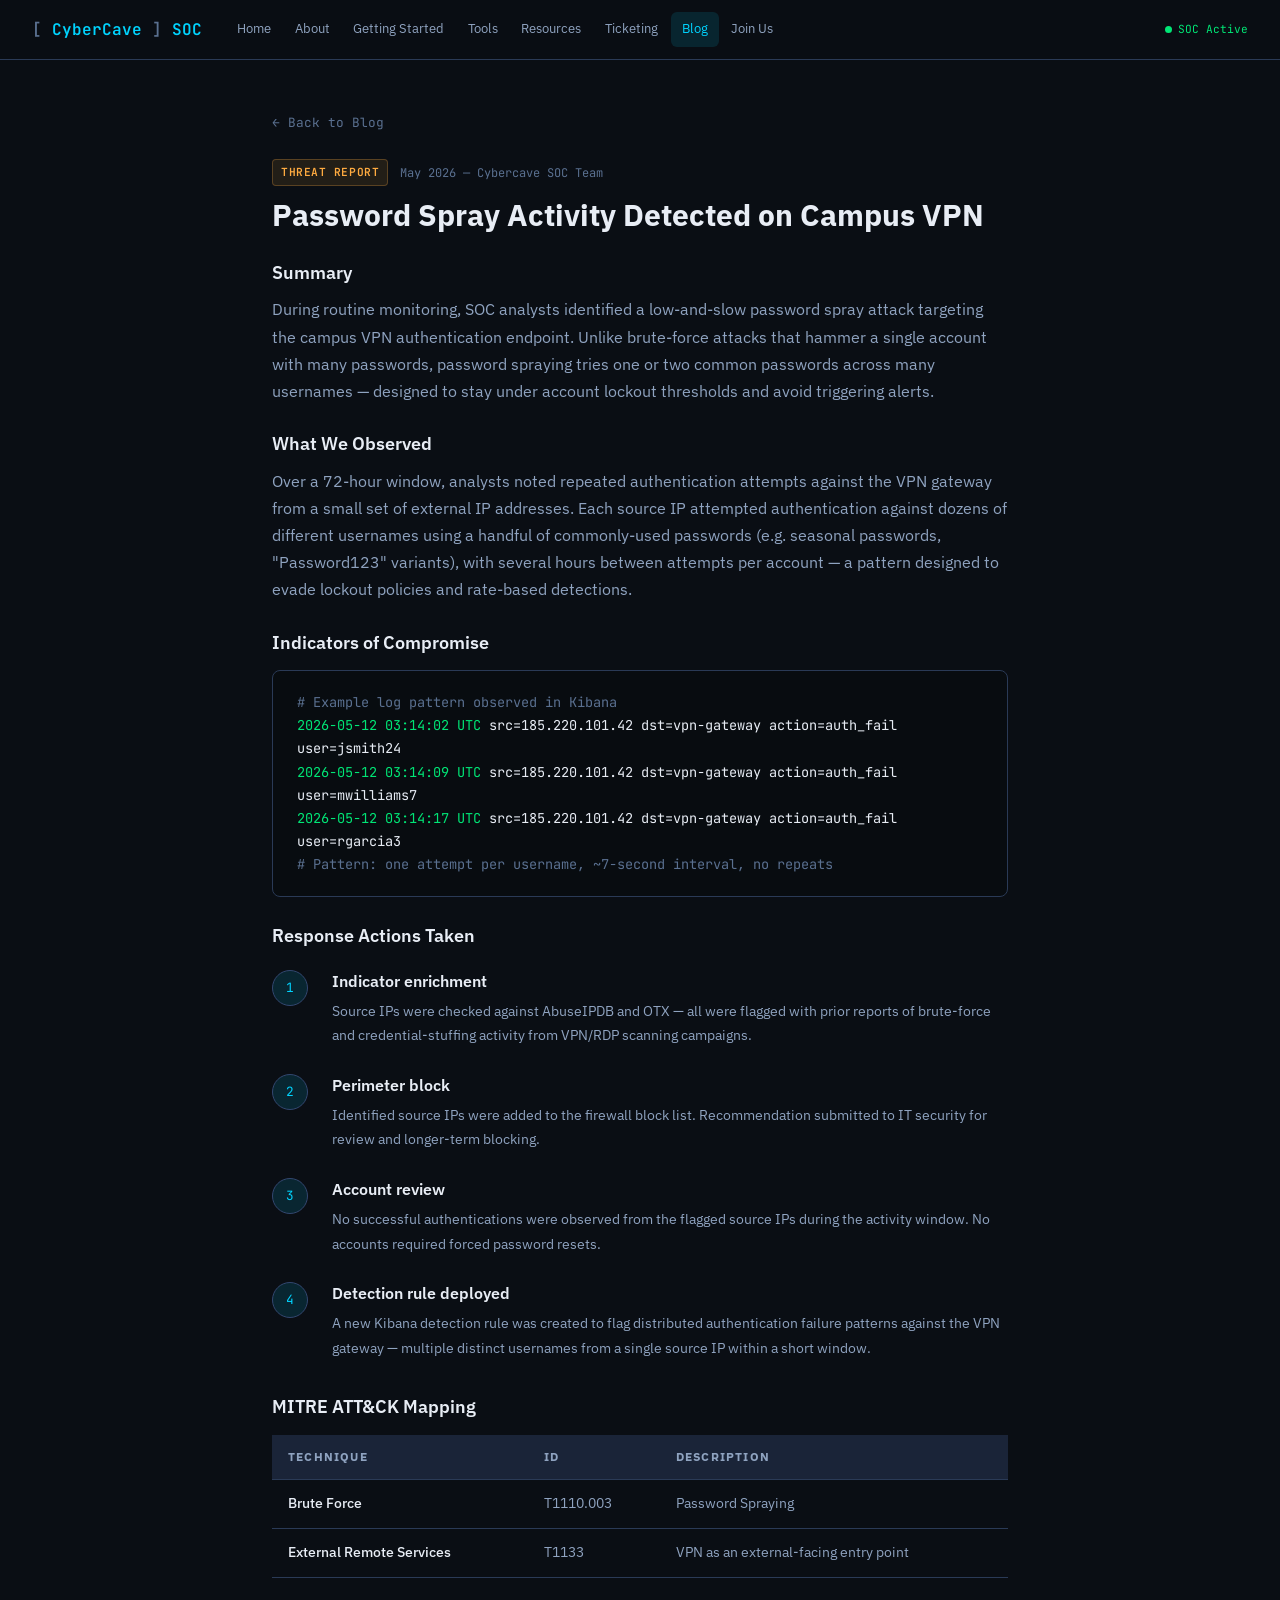
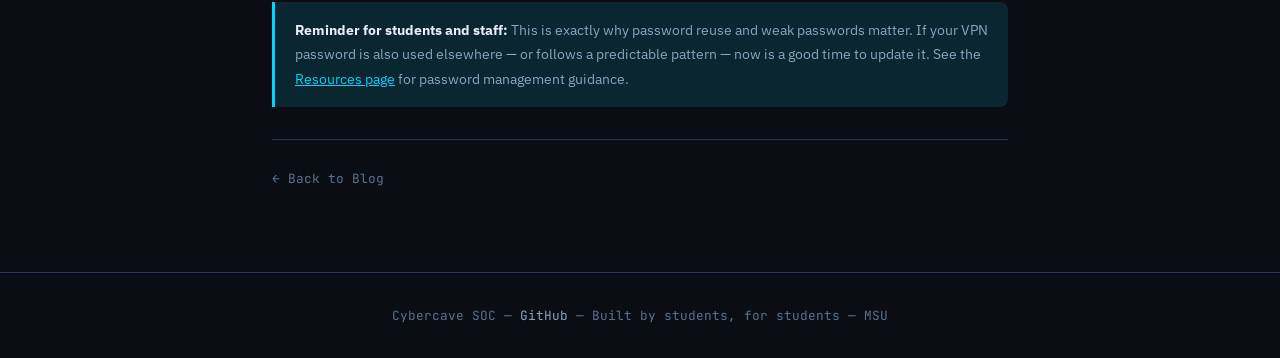
<file: blog/post-password-spray.html>
<!DOCTYPE html>
<html lang="en">
<head>
  <meta charset="UTF-8" />
  <meta name="viewport" content="width=device-width, initial-scale=1.0" />
  <title>Password Spray Advisory — Cybercave SOC</title>
  <link rel="preconnect" href="https://fonts.googleapis.com" />
  <link href="https://fonts.googleapis.com/css2?family=IBM+Plex+Sans:wght@400;500;600;700&family=JetBrains+Mono:wght@400;600&display=swap" rel="stylesheet" />
  <link rel="stylesheet" href="../style.css" />
</head>
<body>
<nav>
  <a href="../index.html" class="nav-brand"><span class="bracket">[</span>CyberCave<span class="bracket">]</span> SOC</a>
  <ul class="nav-links">
    <li><a href="../index.html">Home</a></li>
    <li><a href="../about/index.html">About</a></li>
    <li><a href="../getting-started/index.html">Getting Started</a></li>
    <li><a href="../tools/index.html">Tools</a></li>
    <li><a href="../resources/index.html">Resources</a></li>
    <li><a href="../ticketing/index.html">Ticketing</a></li>
    <li><a href="index.html" class="active">Blog</a></li>
    <li><a href="../careers/index.html">Join Us</a></li>
  </ul>
  <span class="nav-status">SOC Active</span>
</nav>
<div class="page-wrapper" style="max-width: 800px;">
  <a href="index.html" style="font-family: var(--mono); font-size: 0.8rem; color: var(--text3); text-decoration: none;">← Back to Blog</a>
  <div style="margin-top: 1.5rem; margin-bottom: 0.75rem; display: flex; gap: 0.75rem; align-items: center; flex-wrap: wrap;">
    <span class="badge badge-amber">Threat Report</span>
    <span style="font-family: var(--mono); font-size: 0.75rem; color: var(--text3);">May 2026 &mdash; Cybercave SOC Team</span>
  </div>
  <h1 style="font-size: 1.85rem; font-weight: 700; margin-bottom: 1.5rem; line-height: 1.2;">Password Spray Activity Detected on Campus VPN</h1>

  <h3 style="margin-top: 1rem;">Summary</h3>
  <p class="text-muted" style="margin-top: 0.5rem;">During routine monitoring, SOC analysts identified a low-and-slow password spray attack targeting the campus VPN authentication endpoint. Unlike brute-force attacks that hammer a single account with many passwords, password spraying tries one or two common passwords across many usernames — designed to stay under account lockout thresholds and avoid triggering alerts.</p>

  <h3 style="margin-top: 1.5rem;">What We Observed</h3>
  <p class="text-muted" style="margin-top: 0.5rem;">Over a 72-hour window, analysts noted repeated authentication attempts against the VPN gateway from a small set of external IP addresses. Each source IP attempted authentication against dozens of different usernames using a handful of commonly-used passwords (e.g. seasonal passwords, "Password123" variants), with several hours between attempts per account — a pattern designed to evade lockout policies and rate-based detections.</p>

  <h3 style="margin-top: 1.5rem;">Indicators of Compromise</h3>
  <div class="terminal" style="margin-top: 0.75rem;">
    <span class="comment"># Example log pattern observed in Kibana</span><br>
    <span class="prompt">2026-05-12 03:14:02 UTC</span> <span class="cmd">src=185.220.101.42 dst=vpn-gateway action=auth_fail user=jsmith24</span><br>
    <span class="prompt">2026-05-12 03:14:09 UTC</span> <span class="cmd">src=185.220.101.42 dst=vpn-gateway action=auth_fail user=mwilliams7</span><br>
    <span class="prompt">2026-05-12 03:14:17 UTC</span> <span class="cmd">src=185.220.101.42 dst=vpn-gateway action=auth_fail user=rgarcia3</span><br>
    <span class="comment"># Pattern: one attempt per username, ~7-second interval, no repeats</span>
  </div>

  <h3 style="margin-top: 1.5rem;">Response Actions Taken</h3>
  <div class="steps" style="margin-top: 1rem;">
    <div class="step"><div class="step-num"></div><div class="step-body"><h4>Indicator enrichment</h4><p>Source IPs were checked against AbuseIPDB and OTX — all were flagged with prior reports of brute-force and credential-stuffing activity from VPN/RDP scanning campaigns.</p></div></div>
    <div class="step"><div class="step-num"></div><div class="step-body"><h4>Perimeter block</h4><p>Identified source IPs were added to the firewall block list. Recommendation submitted to IT security for review and longer-term blocking.</p></div></div>
    <div class="step"><div class="step-num"></div><div class="step-body"><h4>Account review</h4><p>No successful authentications were observed from the flagged source IPs during the activity window. No accounts required forced password resets.</p></div></div>
    <div class="step"><div class="step-num"></div><div class="step-body"><h4>Detection rule deployed</h4><p>A new Kibana detection rule was created to flag distributed authentication failure patterns against the VPN gateway — multiple distinct usernames from a single source IP within a short window.</p></div></div>
  </div>

  <h3 style="margin-top: 1.5rem;">MITRE ATT&CK Mapping</h3>
  <table class="data-table" style="margin-top: 0.75rem;">
    <thead><tr><th>Technique</th><th>ID</th><th>Description</th></tr></thead>
    <tbody>
      <tr><td class="tool-name">Brute Force</td><td class="text-muted text-sm">T1110.003</td><td class="text-muted text-sm">Password Spraying</td></tr>
      <tr><td class="tool-name">External Remote Services</td><td class="text-muted text-sm">T1133</td><td class="text-muted text-sm">VPN as an external-facing entry point</td></tr>
    </tbody>
  </table>

  <div class="callout mt-3">
    <p><strong>Reminder for students and staff:</strong> This is exactly why password reuse and weak passwords matter. If your VPN password is also used elsewhere — or follows a predictable pattern — now is a good time to update it. See the <a href="../resources/index.html">Resources page</a> for password management guidance.</p>
  </div>

  <div style="margin-top: 2rem; padding-top: 1.5rem; border-top: 1px solid var(--border);">
    <a href="index.html" style="font-family: var(--mono); font-size: 0.8rem; color: var(--text3); text-decoration: none;">← Back to Blog</a>
  </div>
</div>
<footer><p>Cybercave SOC &mdash; <a href="https://github.com/ElDiyablo/Cybercave-SOC" target="_blank">GitHub</a> &mdash; Built by students, for students &mdash; MSU</p></footer>
</body>
</html>
</file>
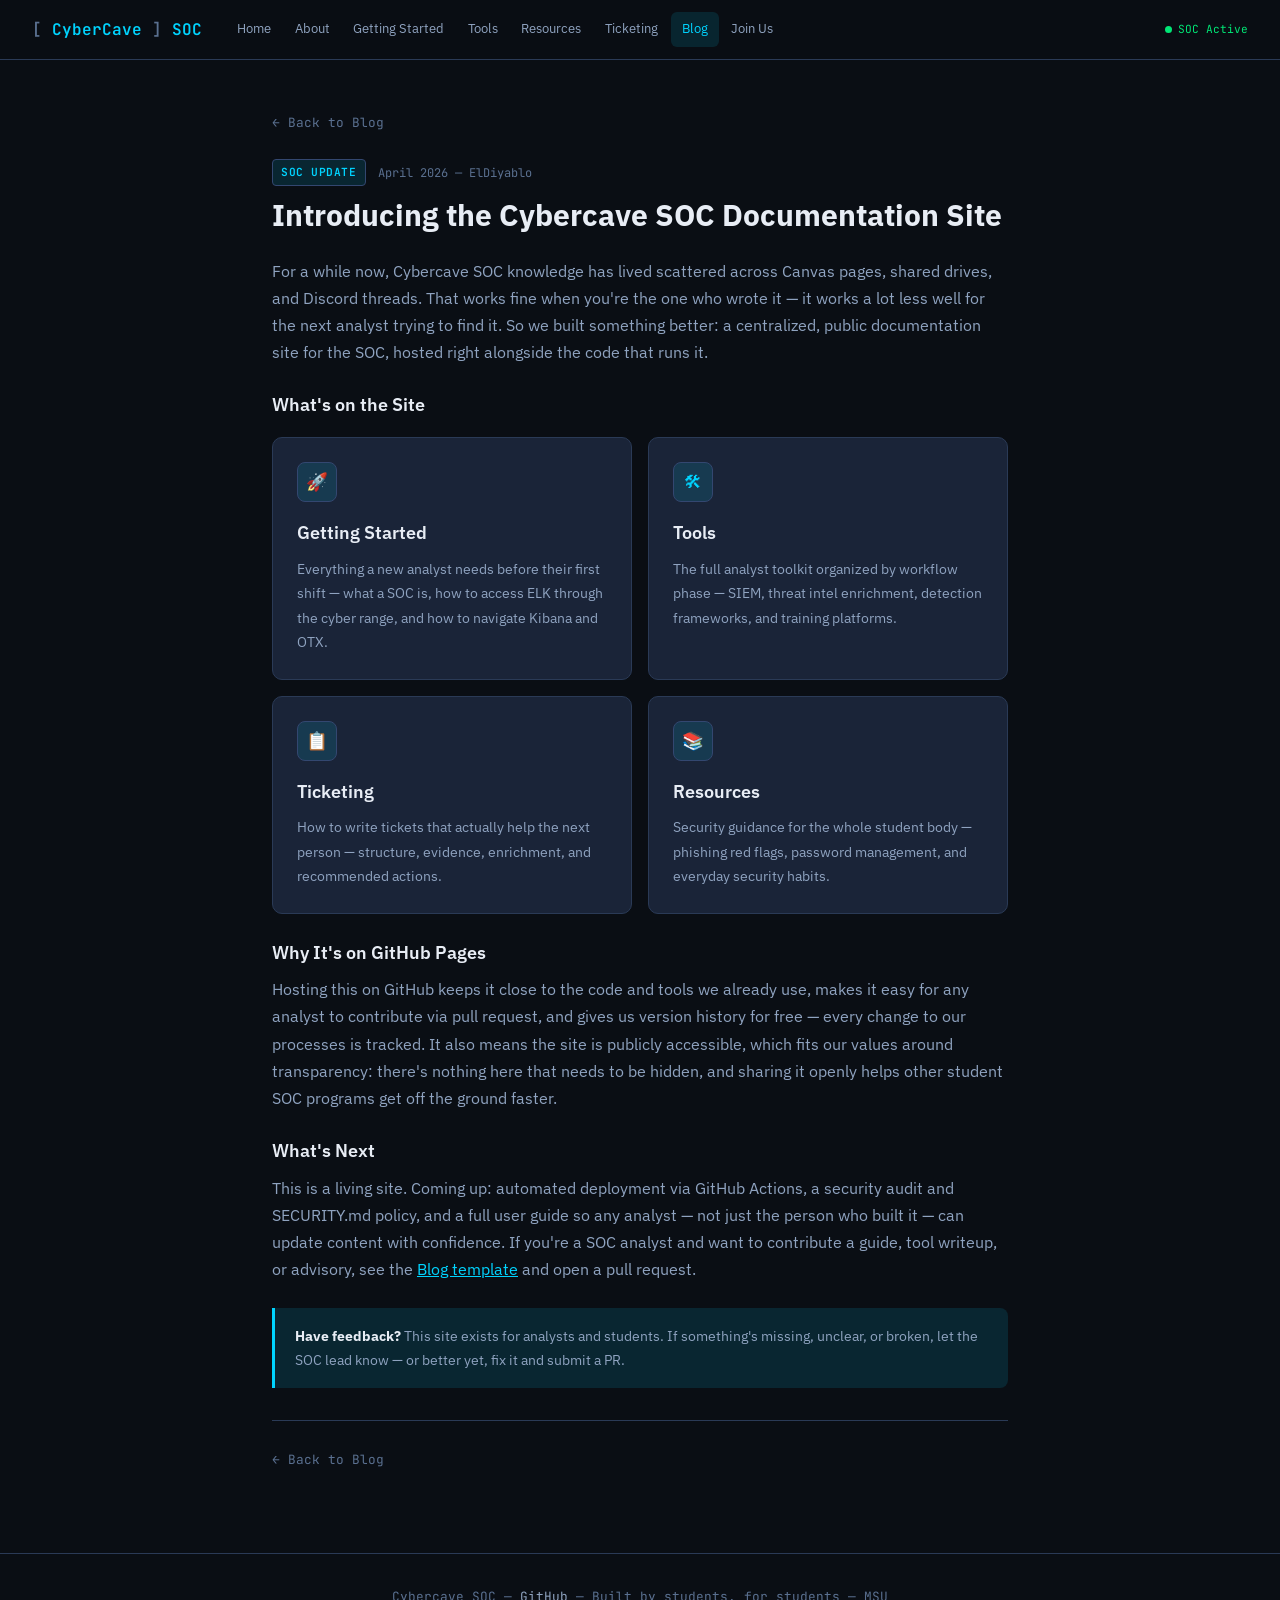
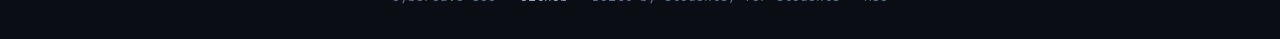
<file: blog/post-soc-intro.html>
<!DOCTYPE html>
<html lang="en">
<head>
  <meta charset="UTF-8" />
  <meta name="viewport" content="width=device-width, initial-scale=1.0" />
  <title>Introducing the Site — Cybercave SOC</title>
  <link rel="preconnect" href="https://fonts.googleapis.com" />
  <link href="https://fonts.googleapis.com/css2?family=IBM+Plex+Sans:wght@400;500;600;700&family=JetBrains+Mono:wght@400;600&display=swap" rel="stylesheet" />
  <link rel="stylesheet" href="../style.css" />
</head>
<body>
<nav>
  <a href="../index.html" class="nav-brand"><span class="bracket">[</span>CyberCave<span class="bracket">]</span> SOC</a>
  <ul class="nav-links">
    <li><a href="../index.html">Home</a></li>
    <li><a href="../about/index.html">About</a></li>
    <li><a href="../getting-started/index.html">Getting Started</a></li>
    <li><a href="../tools/index.html">Tools</a></li>
    <li><a href="../resources/index.html">Resources</a></li>
    <li><a href="../ticketing/index.html">Ticketing</a></li>
    <li><a href="index.html" class="active">Blog</a></li>
    <li><a href="../careers/index.html">Join Us</a></li>
  </ul>
  <span class="nav-status">SOC Active</span>
</nav>
<div class="page-wrapper" style="max-width: 800px;">
  <a href="index.html" style="font-family: var(--mono); font-size: 0.8rem; color: var(--text3); text-decoration: none;">← Back to Blog</a>
  <div style="margin-top: 1.5rem; margin-bottom: 0.75rem; display: flex; gap: 0.75rem; align-items: center; flex-wrap: wrap;">
    <span class="badge badge-blue">SOC Update</span>
    <span style="font-family: var(--mono); font-size: 0.75rem; color: var(--text3);">April 2026 &mdash; ElDiyablo</span>
  </div>
  <h1 style="font-size: 1.85rem; font-weight: 700; margin-bottom: 1.5rem; line-height: 1.2;">Introducing the Cybercave SOC Documentation Site</h1>

  <p class="text-muted" style="margin-top: 0.5rem;">For a while now, Cybercave SOC knowledge has lived scattered across Canvas pages, shared drives, and Discord threads. That works fine when you're the one who wrote it — it works a lot less well for the next analyst trying to find it. So we built something better: a centralized, public documentation site for the SOC, hosted right alongside the code that runs it.</p>

  <h3 style="margin-top: 1.5rem;">What's on the Site</h3>
  <div class="card-grid" style="margin-top: 1rem;">
    <div class="card">
      <div class="card-icon">🚀</div>
      <h3>Getting Started</h3>
      <p>Everything a new analyst needs before their first shift — what a SOC is, how to access ELK through the cyber range, and how to navigate Kibana and OTX.</p>
    </div>
    <div class="card">
      <div class="card-icon">🛠</div>
      <h3>Tools</h3>
      <p>The full analyst toolkit organized by workflow phase — SIEM, threat intel enrichment, detection frameworks, and training platforms.</p>
    </div>
    <div class="card">
      <div class="card-icon">📋</div>
      <h3>Ticketing</h3>
      <p>How to write tickets that actually help the next person — structure, evidence, enrichment, and recommended actions.</p>
    </div>
    <div class="card">
      <div class="card-icon">📚</div>
      <h3>Resources</h3>
      <p>Security guidance for the whole student body — phishing red flags, password management, and everyday security habits.</p>
    </div>
  </div>

  <h3 style="margin-top: 1.5rem;">Why It's on GitHub Pages</h3>
  <p class="text-muted" style="margin-top: 0.5rem;">Hosting this on GitHub keeps it close to the code and tools we already use, makes it easy for any analyst to contribute via pull request, and gives us version history for free — every change to our processes is tracked. It also means the site is publicly accessible, which fits our values around transparency: there's nothing here that needs to be hidden, and sharing it openly helps other student SOC programs get off the ground faster.</p>

  <h3 style="margin-top: 1.5rem;">What's Next</h3>
  <p class="text-muted" style="margin-top: 0.5rem;">This is a living site. Coming up: automated deployment via GitHub Actions, a security audit and SECURITY.md policy, and a full user guide so any analyst — not just the person who built it — can update content with confidence. If you're a SOC analyst and want to contribute a guide, tool writeup, or advisory, see the <a href="index.html">Blog template</a> and open a pull request.</p>

  <div class="callout mt-3">
    <p><strong>Have feedback?</strong> This site exists for analysts and students. If something's missing, unclear, or broken, let the SOC lead know — or better yet, fix it and submit a PR.</p>
  </div>

  <div style="margin-top: 2rem; padding-top: 1.5rem; border-top: 1px solid var(--border);">
    <a href="index.html" style="font-family: var(--mono); font-size: 0.8rem; color: var(--text3); text-decoration: none;">← Back to Blog</a>
  </div>
</div>
<footer><p>Cybercave SOC &mdash; <a href="https://github.com/ElDiyablo/Cybercave-SOC" target="_blank">GitHub</a> &mdash; Built by students, for students &mdash; MSU</p></footer>
</body>
</html>
</file>
<file: style.css>
:root {
  --bg: #0a0e14;
  --bg2: #0f1520;
  --bg3: #141c2b;
  --surface: #1a2438;
  --surface2: #1e2b40;
  --border: #2a3a56;
  --border2: #334770;
  --accent: #00d4ff;
  --accent2: #0099cc;
  --accent-glow: rgba(0, 212, 255, 0.12);
  --green: #00e676;
  --amber: #ffab40;
  --red: #ff5252;
  --red-glow: rgba(255, 82, 82, 0.15);
  --text: #e8edf5;
  --text2: #8fa3c0;
  --text3: #5a7090;
  --mono: 'JetBrains Mono', 'Fira Code', 'Courier New', monospace;
  --sans: 'IBM Plex Sans', 'Segoe UI', sans-serif;
}

* { box-sizing: border-box; margin: 0; padding: 0; }
html { scroll-behavior: smooth; }
body { background: var(--bg); color: var(--text); font-family: var(--sans); font-size: 16px; line-height: 1.7; min-height: 100vh; }

/* ── NAV ── */
nav {
  position: sticky; top: 0; z-index: 100;
  background: rgba(10,14,20,0.95);
  backdrop-filter: blur(12px);
  border-bottom: 1px solid var(--border);
  padding: 0 2rem;
  display: flex; align-items: center; gap: 1.5rem; height: 60px;
}
.nav-brand { display: flex; align-items: center; gap: 10px; font-family: var(--mono); font-size: 1rem; font-weight: 600; color: var(--accent); text-decoration: none; white-space: nowrap; }
.nav-brand .bracket { color: var(--text3); }
.nav-links { display: flex; gap: 0.1rem; list-style: none; flex: 1; flex-wrap: wrap; }
.nav-links a { display: block; padding: 6px 11px; border-radius: 6px; color: var(--text2); text-decoration: none; font-size: 0.82rem; transition: color 0.2s, background 0.2s; }
.nav-links a:hover, .nav-links a.active { color: var(--accent); background: var(--accent-glow); }

/* Search bar in nav */
.nav-search { position: relative; }
.nav-search input {
  background: var(--surface); border: 1px solid var(--border); border-radius: 6px;
  color: var(--text); font-family: var(--sans); font-size: 0.8rem;
  padding: 6px 12px 6px 32px; width: 180px; outline: none;
  transition: border-color 0.2s, width 0.3s;
}
.nav-search input:focus { border-color: var(--accent); width: 240px; }
.nav-search input::placeholder { color: var(--text3); }
.nav-search .search-icon { position: absolute; left: 10px; top: 50%; transform: translateY(-50%); color: var(--text3); font-size: 0.8rem; pointer-events: none; }
#search-results {
  position: absolute; top: calc(100% + 8px); right: 0; width: 320px;
  background: var(--surface); border: 1px solid var(--border); border-radius: 8px;
  box-shadow: 0 8px 32px rgba(0,0,0,0.4); display: none; z-index: 200; overflow: hidden;
}
#search-results.visible { display: block; }
.search-result-item { padding: 0.75rem 1rem; border-bottom: 1px solid var(--border); text-decoration: none; display: block; }
.search-result-item:last-child { border-bottom: none; }
.search-result-item:hover { background: var(--bg2); }
.search-result-item .res-title { color: var(--accent); font-size: 0.85rem; font-weight: 600; }
.search-result-item .res-snippet { color: var(--text3); font-size: 0.75rem; margin-top: 2px; }
.search-no-results { padding: 1rem; color: var(--text3); font-size: 0.85rem; text-align: center; }

.nav-status { font-family: var(--mono); font-size: 0.7rem; color: var(--green); display: flex; align-items: center; gap: 6px; white-space: nowrap; }
.nav-status::before { content: ''; width: 7px; height: 7px; border-radius: 50%; background: var(--green); animation: pulse 2s infinite; }
@keyframes pulse { 0%,100%{opacity:1} 50%{opacity:0.4} }

/* ── RED BUTTON ── */
.red-button {
  display: inline-flex; align-items: center; gap: 8px;
  background: var(--red); color: #fff;
  padding: 12px 24px; border-radius: 8px;
  text-decoration: none; font-weight: 700; font-size: 0.95rem;
  border: none; cursor: pointer;
  box-shadow: 0 0 20px rgba(255,82,82,0.4);
  transition: box-shadow 0.2s, transform 0.1s;
  animation: redpulse 2.5s infinite;
}
.red-button:hover { box-shadow: 0 0 32px rgba(255,82,82,0.7); transform: translateY(-1px); color: #fff; }
@keyframes redpulse { 0%,100%{box-shadow:0 0 20px rgba(255,82,82,0.4)} 50%{box-shadow:0 0 35px rgba(255,82,82,0.7)} }

.red-banner {
  background: var(--red-glow); border: 1px solid rgba(255,82,82,0.3);
  border-radius: 12px; padding: 1.5rem 2rem;
  display: flex; align-items: center; justify-content: space-between; gap: 1.5rem;
  flex-wrap: wrap; margin: 2rem 0;
}
.red-banner-text h3 { color: var(--red); font-size: 1.1rem; margin-bottom: 0.25rem; }
.red-banner-text p { color: var(--text2); font-size: 0.875rem; }

/* ── LAYOUT ── */
.page-wrapper { max-width: 1100px; margin: 0 auto; padding: 3rem 2rem 5rem; }
.page-wrapper.wide { max-width: 1300px; }

/* ── HERO ── */
.hero { padding: 5rem 2rem 4rem; text-align: center; position: relative; overflow: hidden; }
.hero-eyebrow { font-family: var(--mono); font-size: 0.75rem; letter-spacing: 0.15em; color: var(--accent); text-transform: uppercase; margin-bottom: 1.25rem; }
.hero h1 { font-size: clamp(2.5rem, 6vw, 4.5rem); font-weight: 700; line-height: 1.1; letter-spacing: -0.02em; margin-bottom: 1.5rem; }
.hero h1 .dim { color: var(--text3); }
.hero h1 .highlight { color: var(--accent); }
.hero-sub { font-size: 1.125rem; color: var(--text2); max-width: 640px; margin: 0 auto 2.5rem; }
.hero-grid { display: grid; grid-template-columns: repeat(3,1fr); gap: 1px; background: var(--border); border: 1px solid var(--border); border-radius: 12px; overflow: hidden; max-width: 700px; margin: 0 auto; }
.hero-stat { background: var(--bg2); padding: 1.25rem; text-align: center; }
.hero-stat .num { font-family: var(--mono); font-size: 1.75rem; font-weight: 600; color: var(--accent); display: block; }
.hero-stat .label { font-size: 0.75rem; color: var(--text3); text-transform: uppercase; letter-spacing: 0.08em; }

/* ── HEADINGS ── */
.section-label { font-family: var(--mono); font-size: 0.7rem; letter-spacing: 0.2em; text-transform: uppercase; color: var(--accent); margin-bottom: 0.75rem; }
h2 { font-size: 1.75rem; font-weight: 600; letter-spacing: -0.01em; margin-bottom: 1rem; }
h3 { font-size: 1.125rem; font-weight: 600; margin-bottom: 0.5rem; }

/* ── CARDS ── */
.card { background: var(--surface); border: 1px solid var(--border); border-radius: 10px; padding: 1.5rem; }
.card-grid { display: grid; grid-template-columns: repeat(auto-fit, minmax(280px,1fr)); gap: 1rem; margin-top: 1.5rem; }
.card-grid-3 { display: grid; grid-template-columns: repeat(auto-fit, minmax(220px,1fr)); gap: 1rem; margin-top: 1.5rem; }
.card-icon { width: 40px; height: 40px; border-radius: 8px; background: var(--accent-glow); border: 1px solid var(--border2); display: flex; align-items: center; justify-content: center; margin-bottom: 1rem; font-size: 1.1rem; color: var(--accent); }
.card p { color: var(--text2); font-size: 0.9rem; }
.card a { color: var(--accent); text-decoration: none; }
.card a:hover { text-decoration: underline; }

/* Team card */
.team-card { background: var(--surface); border: 1px solid var(--border); border-radius: 10px; padding: 1.5rem; text-align: center; }
.team-avatar { width: 64px; height: 64px; border-radius: 50%; background: var(--accent-glow); border: 2px solid var(--border2); display: flex; align-items: center; justify-content: center; margin: 0 auto 1rem; font-size: 1.5rem; }
.team-card h3 { margin-bottom: 0.25rem; }
.team-card .role { font-family: var(--mono); font-size: 0.75rem; color: var(--accent); margin-bottom: 0.5rem; }
.team-card p { color: var(--text2); font-size: 0.85rem; }

/* Blog card */
.blog-card { background: var(--surface); border: 1px solid var(--border); border-radius: 10px; padding: 1.5rem; text-decoration: none; display: block; transition: border-color 0.2s; }
.blog-card:hover { border-color: var(--border2); }
.blog-card .blog-meta { font-family: var(--mono); font-size: 0.72rem; color: var(--text3); margin-bottom: 0.75rem; display: flex; gap: 1rem; }
.blog-card h3 { color: var(--text); margin-bottom: 0.5rem; font-size: 1.05rem; }
.blog-card p { color: var(--text2); font-size: 0.875rem; }
.blog-card .read-more { color: var(--accent); font-size: 0.8rem; margin-top: 0.75rem; display: block; }

/* ── ARCHITECTURE ── */
.arch-block { background: var(--bg2); border: 1px solid var(--border); border-radius: 12px; padding: 2rem; margin: 2rem 0; }
.arch-flow { display: flex; align-items: center; gap: 0; flex-wrap: wrap; justify-content: center; margin: 1.5rem 0; }
.arch-node { background: var(--surface2); border: 1px solid var(--border2); border-radius: 8px; padding: 1rem 1.5rem; text-align: center; min-width: 140px; }
.arch-node .node-label { font-family: var(--mono); font-size: 0.8rem; color: var(--accent); font-weight: 600; }
.arch-node .node-sub { font-size: 0.72rem; color: var(--text3); margin-top: 3px; }
.arch-arrow { color: var(--text3); font-size: 1.5rem; padding: 0 0.75rem; flex-shrink: 0; }

/* ── TERMINAL ── */
.terminal { background: #080c10; border: 1px solid var(--border); border-radius: 8px; padding: 1.25rem 1.5rem; font-family: var(--mono); font-size: 0.85rem; color: var(--text2); overflow-x: auto; }
.terminal .prompt { color: var(--green); }
.terminal .cmd { color: var(--text); }
.terminal .comment { color: var(--text3); }

/* ── STEPS ── */
.steps { counter-reset: step; margin: 2rem 0; }
.step { display: flex; gap: 1.5rem; margin-bottom: 1.5rem; align-items: flex-start; }
.step-num { counter-increment: step; width: 36px; height: 36px; border-radius: 50%; background: var(--accent-glow); border: 1px solid var(--border2); display: flex; align-items: center; justify-content: center; font-family: var(--mono); font-size: 0.8rem; color: var(--accent); flex-shrink: 0; margin-top: 2px; }
.step-num::after { content: counter(step); }
.step-body h4 { font-size: 1rem; font-weight: 600; margin-bottom: 0.25rem; }
.step-body p { color: var(--text2); font-size: 0.9rem; }

/* ── RESOURCES ── */
.resource-list { list-style: none; margin: 1rem 0; }
.resource-list li { border-bottom: 1px solid var(--border); padding: 0.75rem 0; display: flex; align-items: flex-start; gap: 0.75rem; }
.resource-list li:last-child { border-bottom: none; }
.resource-list .res-icon { font-size: 1rem; margin-top: 2px; flex-shrink: 0; }
.resource-list a { color: var(--accent); text-decoration: none; font-weight: 500; }
.resource-list a:hover { text-decoration: underline; }
.resource-list .res-desc { display: block; color: var(--text2); font-size: 0.85rem; margin-top: 2px; }

/* ── BADGES ── */
.badge { display: inline-block; font-family: var(--mono); font-size: 0.7rem; padding: 3px 8px; border-radius: 4px; font-weight: 600; letter-spacing: 0.05em; text-transform: uppercase; }
.badge-green { background: rgba(0,230,118,0.1); color: var(--green); border: 1px solid rgba(0,230,118,0.25); }
.badge-amber { background: rgba(255,171,64,0.1); color: var(--amber); border: 1px solid rgba(255,171,64,0.25); }
.badge-red   { background: rgba(255,82,82,0.1);  color: var(--red);   border: 1px solid rgba(255,82,82,0.25); }
.badge-blue  { background: var(--accent-glow);   color: var(--accent); border: 1px solid var(--border2); }

/* ── THREAT LEVEL ── */
.threat-widget { background: var(--bg2); border: 1px solid var(--border); border-radius: 12px; padding: 1.5rem; }
.threat-level-bar { height: 8px; border-radius: 4px; background: var(--border); margin: 1rem 0; overflow: hidden; }
.threat-level-fill { height: 100%; border-radius: 4px; background: linear-gradient(90deg, var(--green), var(--amber)); width: 45%; transition: width 1s; }
.threat-indicators { display: grid; grid-template-columns: repeat(auto-fit, minmax(180px,1fr)); gap: 0.75rem; margin-top: 1rem; }
.threat-indicator { background: var(--surface); border: 1px solid var(--border); border-radius: 8px; padding: 0.75rem 1rem; }
.threat-indicator .ti-label { font-size: 0.75rem; color: var(--text3); font-family: var(--mono); }
.threat-indicator .ti-value { font-size: 1.1rem; font-weight: 600; margin-top: 2px; }

/* ── DIVIDER ── */
.section-divider { border: none; border-top: 1px solid var(--border); margin: 3rem 0; }

/* ── CALLOUT ── */
.callout { border-left: 3px solid var(--accent); background: var(--accent-glow); border-radius: 0 8px 8px 0; padding: 1rem 1.25rem; margin: 1.5rem 0; }
.callout p { color: var(--text2); font-size: 0.9rem; margin: 0; }
.callout strong { color: var(--text); }
.callout-red { border-left-color: var(--red); background: var(--red-glow); }

/* ── TABLE ── */
.data-table { width: 100%; border-collapse: collapse; font-size: 0.875rem; margin: 1.5rem 0; }
.data-table th { background: var(--surface); color: var(--text2); font-size: 0.75rem; text-transform: uppercase; letter-spacing: 0.1em; padding: 0.75rem 1rem; text-align: left; border-bottom: 1px solid var(--border); }
.data-table td { padding: 0.75rem 1rem; border-bottom: 1px solid var(--border); color: var(--text2); }
.data-table tr:hover td { background: var(--surface); }
.data-table .tool-name { color: var(--text); font-weight: 500; }

/* ── FOOTER ── */
footer { border-top: 1px solid var(--border); padding: 2rem; text-align: center; color: var(--text3); font-size: 0.8rem; font-family: var(--mono); }
footer a { color: var(--text2); text-decoration: none; }
footer a:hover { color: var(--accent); }

/* ── UTILITY ── */
.mt-1{margin-top:0.5rem} .mt-2{margin-top:1rem} .mt-3{margin-top:1.5rem} .mt-4{margin-top:2rem}
.mb-2{margin-bottom:1rem} .mb-3{margin-bottom:1.5rem}
.text-mono{font-family:var(--mono)} .text-muted{color:var(--text2)} .text-sm{font-size:0.875rem}
a { color: var(--accent); }

/* ── MOBILE ── */
@media (max-width: 768px) {
  nav { padding: 0 1rem; gap: 0.75rem; height: auto; min-height: 60px; flex-wrap: wrap; padding-top: 0.5rem; padding-bottom: 0.5rem; }
  .nav-links { display: none; }
  .nav-search input { width: 140px; }
  .nav-search input:focus { width: 180px; }
  .hero { padding: 3rem 1.5rem; }
  .hero-grid { grid-template-columns: repeat(3,1fr); }
  .page-wrapper { padding: 2rem 1.25rem 4rem; }
  .arch-flow { flex-direction: column; }
  .arch-arrow { transform: rotate(90deg); }
  .red-banner { flex-direction: column; }
  h2 { font-size: 1.4rem; }
  .card-grid, .card-grid-3 { grid-template-columns: 1fr; }
  #search-results { width: 260px; right: -60px; }
}

@media (max-width: 480px) {
  .hero h1 { font-size: 2rem; }
  .hero-grid { grid-template-columns: 1fr; }
}
</file>
